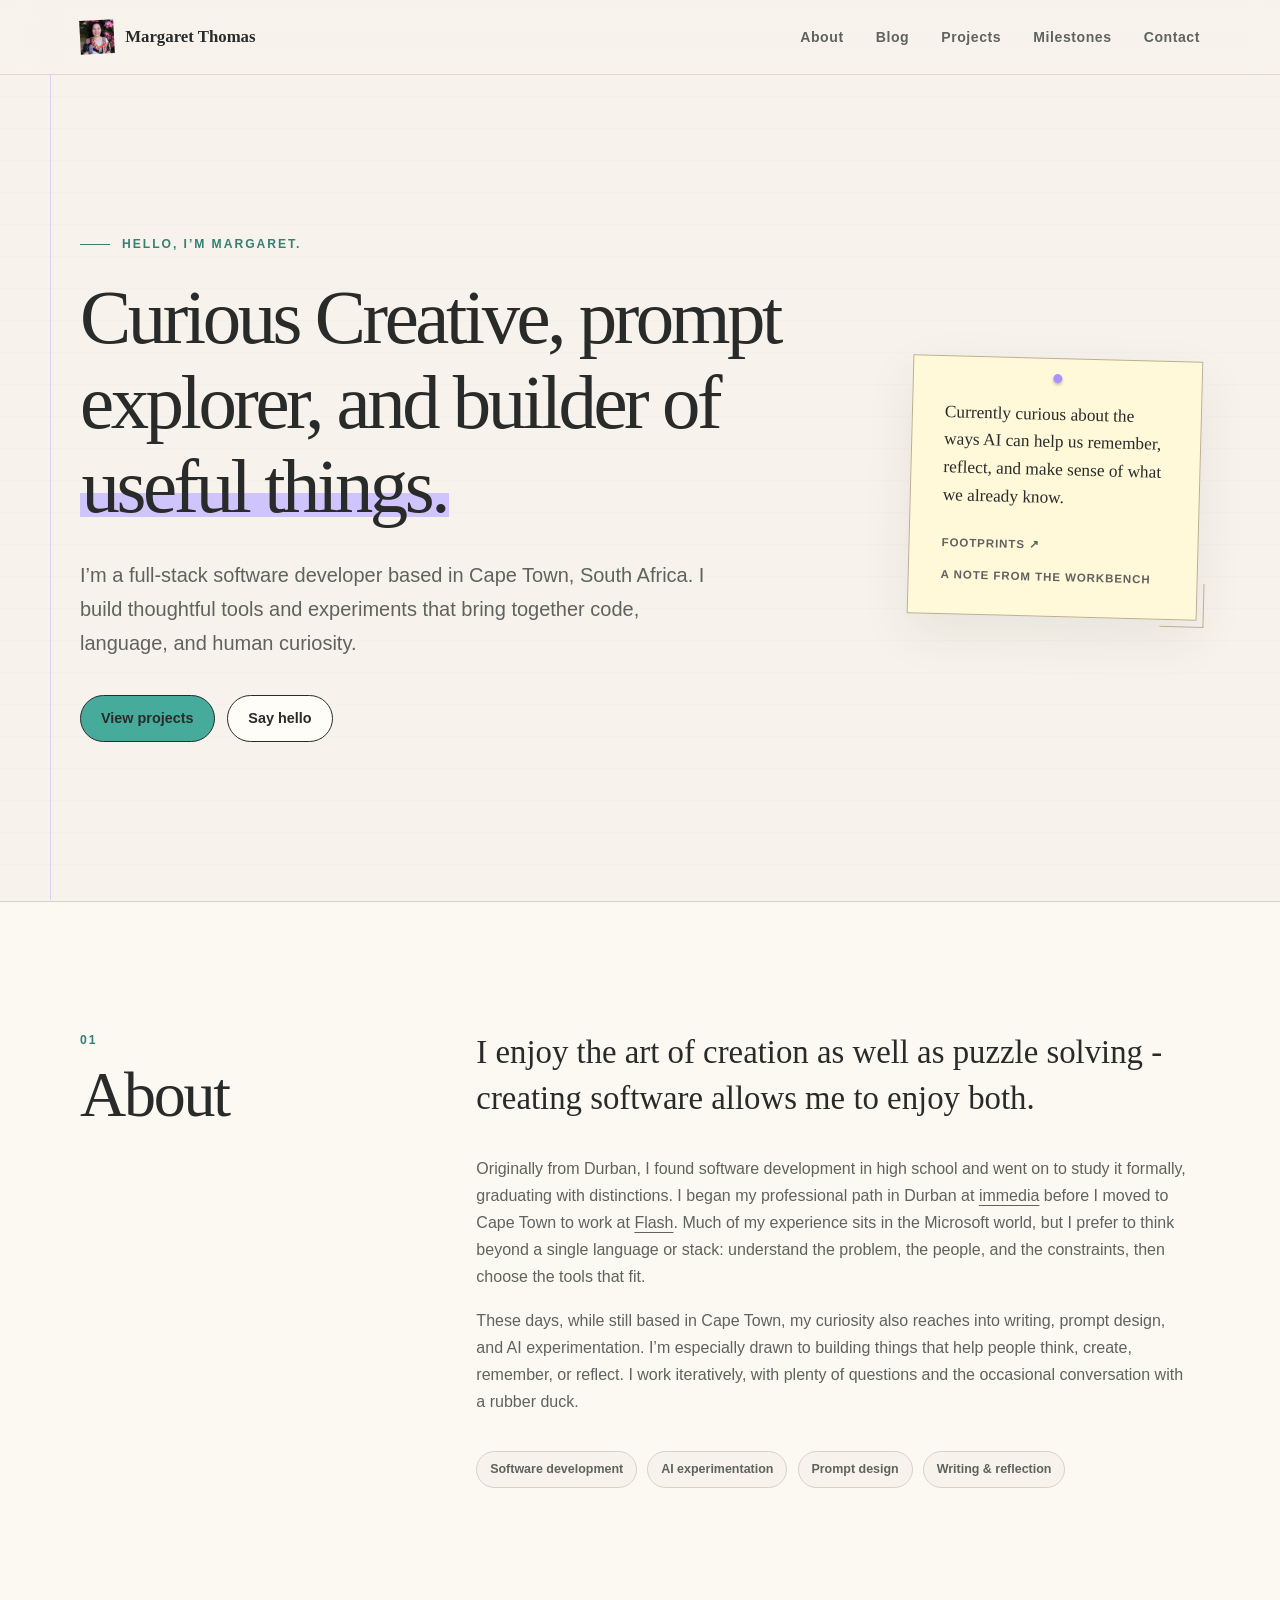
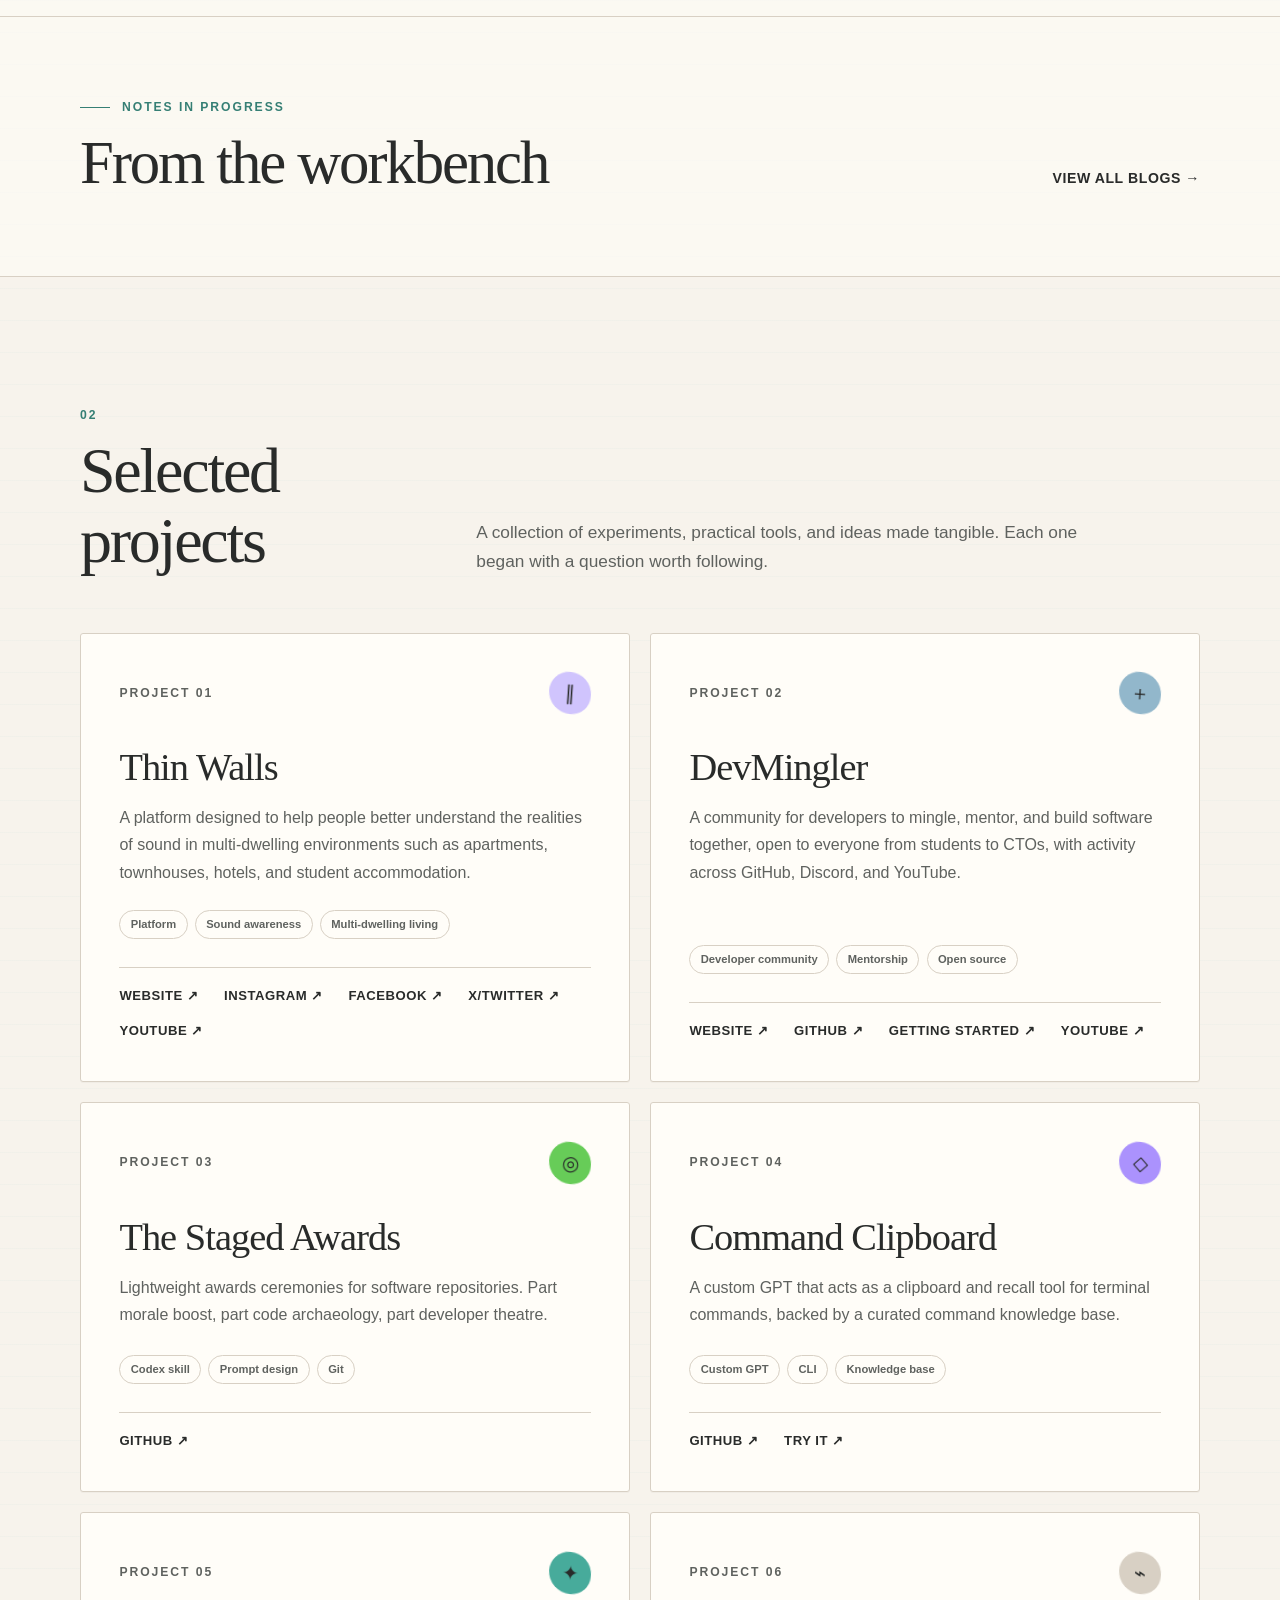
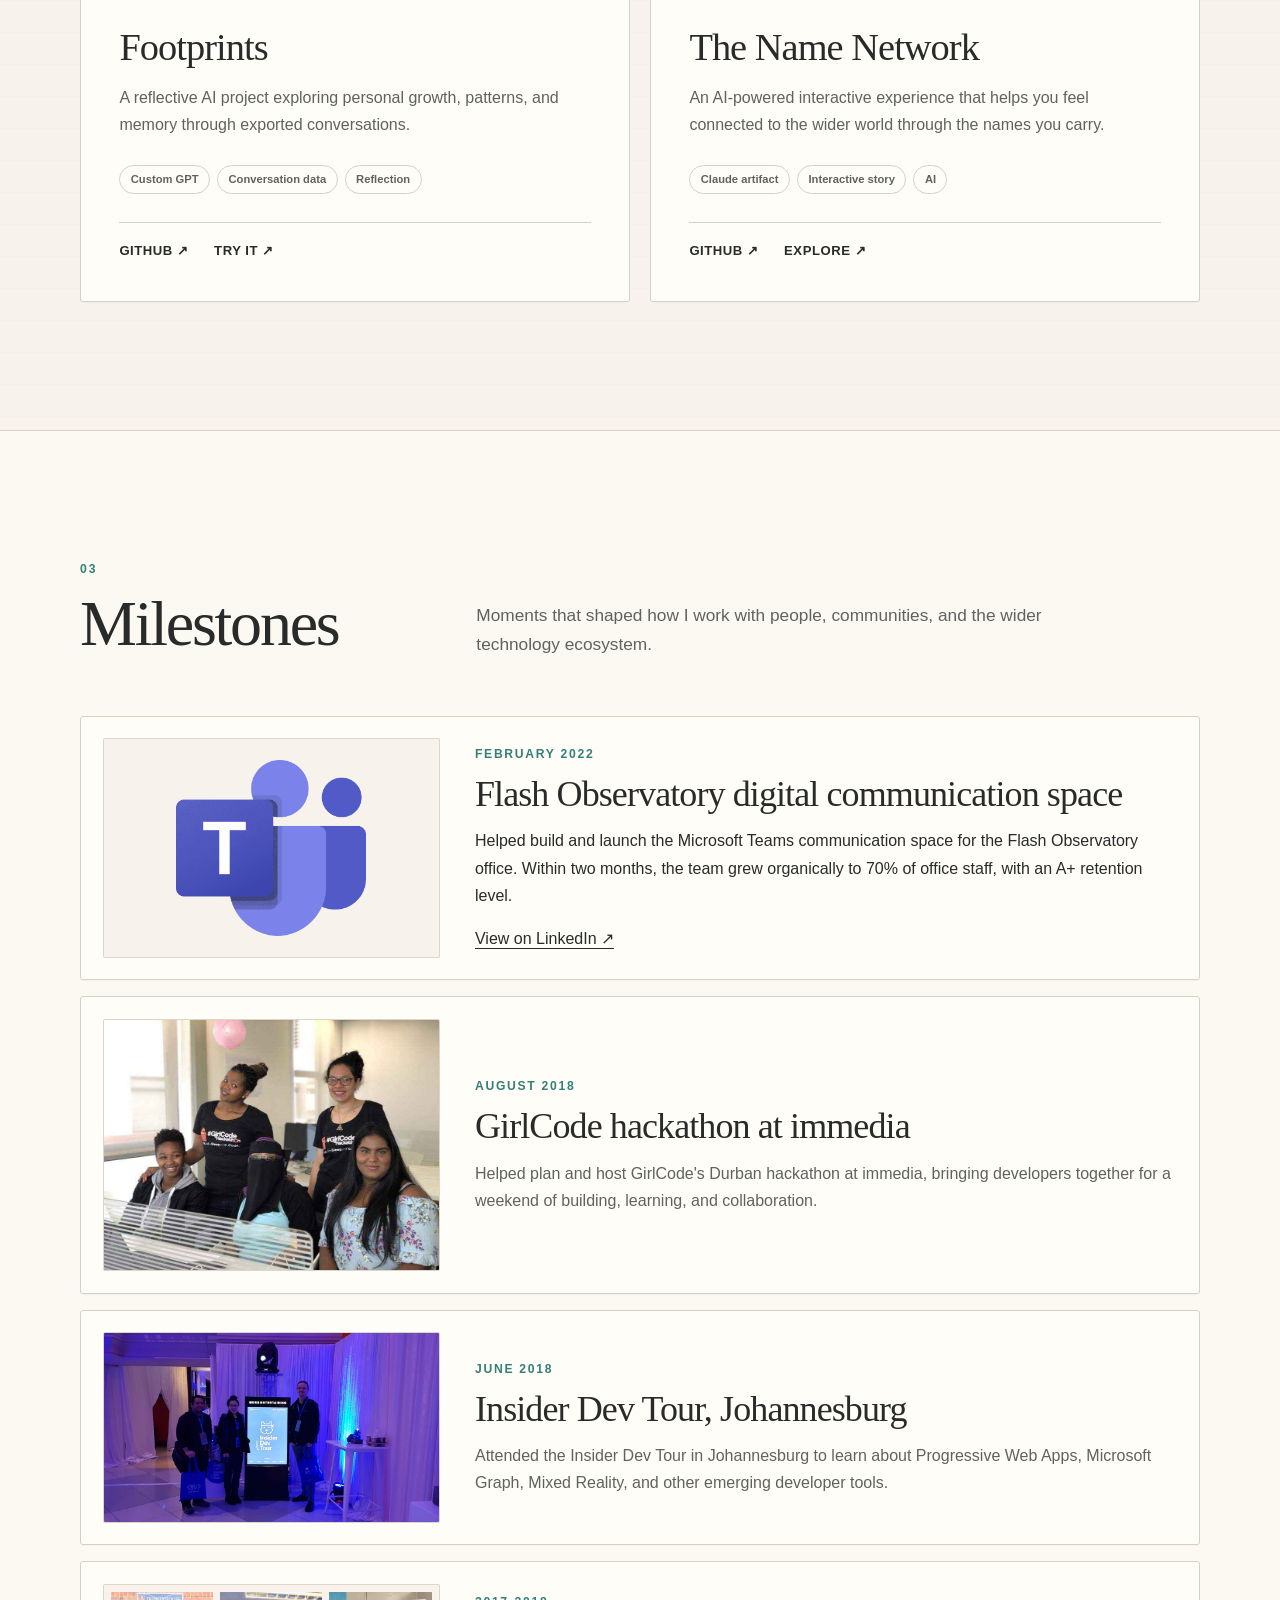
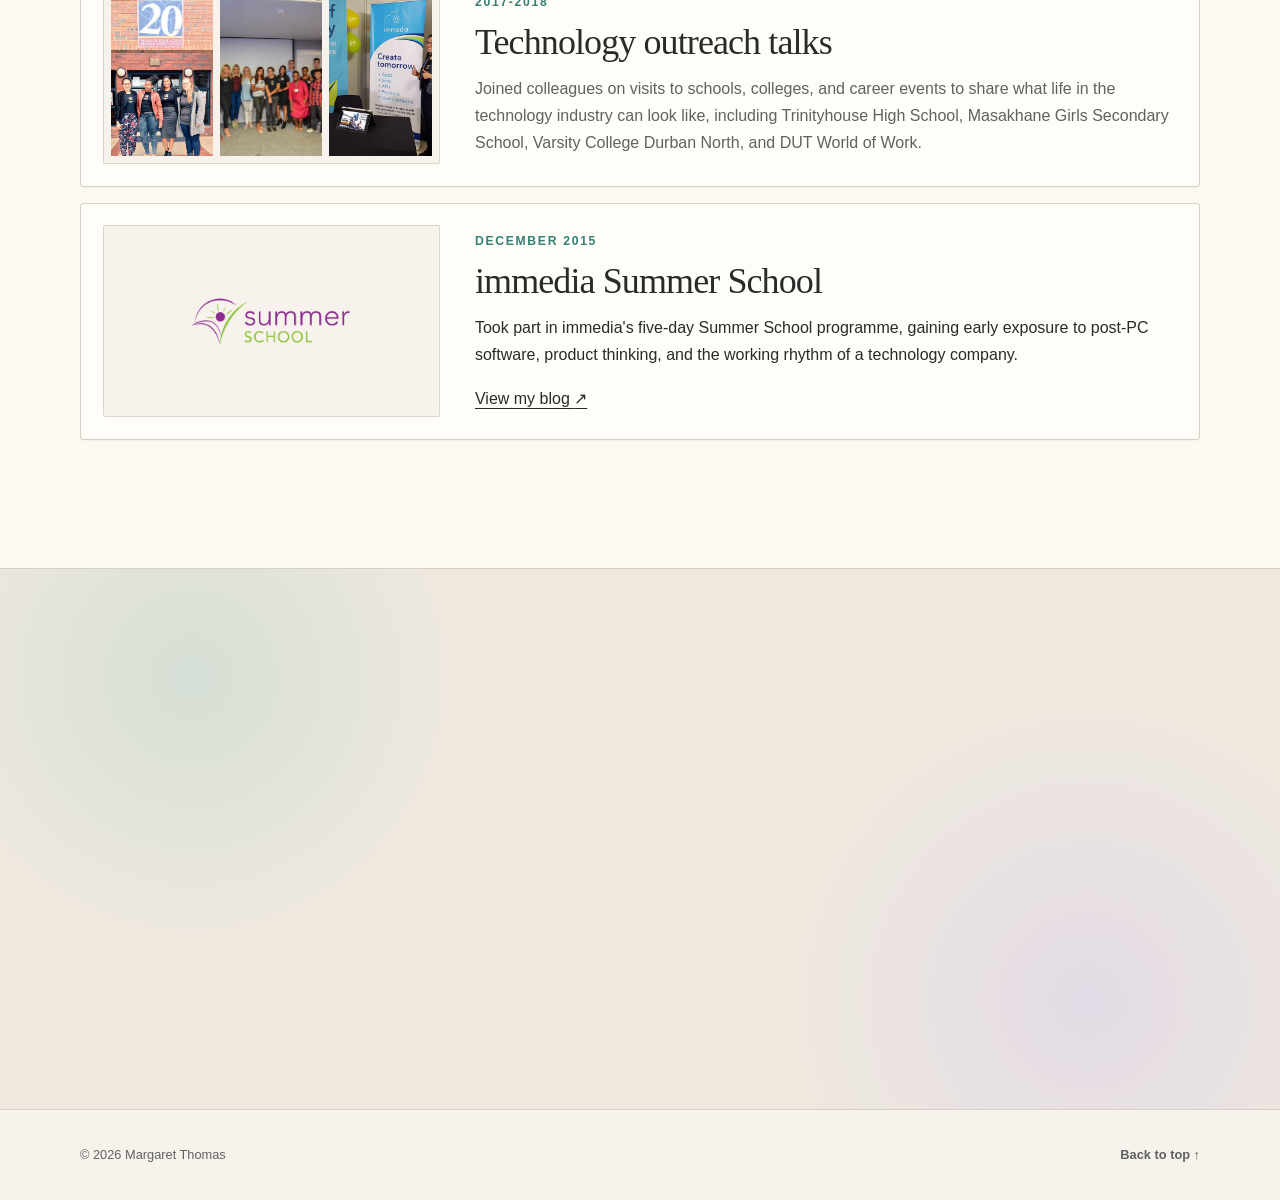
<file: index.html>
<!doctype html>
<html lang="en">
  <head>
    <meta charset="utf-8">
    <meta name="viewport" content="width=device-width, initial-scale=1">
    <meta name="theme-color" content="#f7f3ec">

    <title>Margaret Thomas | Curious Creative</title>
    <meta
      name="description"
      content="Margaret Thomas is a Cape Town-based curious creative, software developer, and builder of thoughtful tools."
    >
    <link rel="canonical" href="https://www.margaretthomas.tech/">

    <meta property="og:type" content="website">
    <meta property="og:url" content="https://www.margaretthomas.tech/">
    <meta property="og:title" content="Margaret Thomas | Curious Creative">
    <meta
      property="og:description"
      content="Margaret Thomas is a Cape Town-based curious creative, software developer, and builder of thoughtful tools."
    >
    <meta property="og:image" content="https://www.margaretthomas.tech/assets/portfolio-banner.png">

    <meta name="twitter:card" content="summary_large_image">
    <meta name="twitter:title" content="Margaret Thomas | Curious Creative">
    <meta
      name="twitter:description"
      content="Margaret Thomas is a Cape Town-based curious creative, software developer, and builder of thoughtful tools."
    >
    <meta name="twitter:image" content="https://www.margaretthomas.tech/assets/portfolio-banner.png">

    <link rel="icon" href="assets/favicon.ico" type="image/x-icon">
    <link rel="stylesheet" href="styles.css?v=20260805-3">
    <script src="script.js?v=20260723-1" defer></script>
  </head>

  <body>
    <a class="skip-link" href="#main-content">Skip to content</a>

    <header class="site-header">
      <nav class="site-nav shell" aria-label="Primary navigation">
        <a class="wordmark" href="#home" aria-label="Margaret Thomas, home">
          <img src="assets/favicon.ico" alt="" aria-hidden="true">
          Margaret Thomas
        </a>

        <button
          class="nav-toggle"
          type="button"
          aria-expanded="false"
          aria-controls="nav-links"
        >
          <span class="sr-only">Toggle navigation</span>
          <span aria-hidden="true"></span>
          <span aria-hidden="true"></span>
        </button>

        <ul class="nav-links" id="nav-links">
          <li><a href="#about">About</a></li>
          <li><a href="blog/">Blog</a></li>
          <li><a href="#projects">Projects</a></li>
          <li><a href="#milestones">Milestones</a></li>
          <li><a href="#contact">Contact</a></li>
        </ul>
      </nav>
    </header>

    <main id="main-content">
      <section class="hero shell" id="home" aria-labelledby="hero-title">
        <div class="hero-copy">
          <p class="eyebrow">Hello, I’m Margaret.</p>
          <h1 id="hero-title">
            Curious Creative, prompt explorer, and builder of
            <span class="highlight">useful things.</span>
          </h1>
          <p class="hero-intro">
            I’m a full-stack software developer based in Cape Town, South Africa.
            I build thoughtful tools and experiments that bring together code,
            language, and human curiosity.
          </p>
          <div class="hero-actions" aria-label="Featured links">
            <a class="button button-primary" href="#projects">View projects</a>
            <a class="button button-secondary" href="#contact">Say hello</a>
          </div>
        </div>

        <aside class="margin-note" aria-label="A note from Margaret">
          <span class="note-pin" aria-hidden="true"></span>
          <p>
            Currently curious about the ways AI can help us remember, reflect,
            and make sense of what we already know.
          </p>
          <a
            class="note-project"
            href="https://github.com/DevMingler/footprints-custom-gpt"
            target="_blank"
            rel="noopener noreferrer"
          >
            Footprints <span aria-hidden="true">↗</span>
          </a>
          <br>
          <span class="note-signoff">A note from the workbench</span>
        </aside>
      </section>

      <section class="section about" id="about" aria-labelledby="about-title">
        <div class="shell section-grid">
          <div class="section-heading reveal">
            <p class="section-number" aria-hidden="true">01</p>
            <h2 id="about-title">About</h2>
          </div>

          <div class="about-copy reveal">
            <p class="lead">
              I enjoy the art of creation as well as puzzle solving - creating software allows me to enjoy both.
            </p>
            <p>
              Originally from Durban, I found software development in high
              school and went on to study it formally, graduating with
              distinctions. I began my professional path in Durban at <a href="https://www.immedia.co.za/" target="_blank" title="immedia">immedia</a>
              before I moved to Cape Town to work at <a href="https://www.flash.co.za/" target="_blank" title="Flash">Flash</a>. Much of my experience sits in the
              Microsoft world, but I prefer to think beyond a single language
              or stack: understand the problem, the people, and the constraints,
              then choose the tools that fit.
            </p>
            <p>
              These days, while still based in Cape Town, my curiosity also
              reaches into writing, prompt design, and AI experimentation. I’m
              especially drawn to building things that help people think,
              create, remember, or reflect. I work iteratively, with plenty of
              questions and the occasional conversation with a rubber duck.
            </p>

            <ul class="interest-list" aria-label="Areas of interest">
              <li>Software development</li>
              <li>AI experimentation</li>
              <li>Prompt design</li>
              <li>Writing &amp; reflection</li>
            </ul>
          </div>
        </div>
      </section>

      <section
        class="section workbench"
        id="workbench"
        aria-labelledby="workbench-title"
      >
        <div class="shell workbench-inner reveal">
          <div>
            <p class="eyebrow">Notes in progress</p>
            <h2 id="workbench-title">From the workbench</h2>
          </div>
          <a class="workbench-link" href="blog/">
            View all blogs <span aria-hidden="true">→</span>
          </a>
        </div>
      </section>

      <section
        class="section projects"
        id="projects"
        aria-labelledby="projects-title"
      >
        <div class="shell">
          <div class="section-grid section-intro">
            <div class="section-heading reveal">
              <p class="section-number" aria-hidden="true">02</p>
              <h2 id="projects-title">Selected projects</h2>
            </div>
            <p class="section-description reveal">
              A collection of experiments, practical tools, and ideas made
              tangible. Each one began with a question worth following.
            </p>
          </div>

          <div class="project-grid">
            <article class="project-card reveal">
              <div class="project-topline">
                <span class="project-index">Project 01</span>
                <span class="project-mark mark-lilac" aria-hidden="true">∥</span>
              </div>
              <h3>Thin Walls</h3>
              <p>
                A platform designed to help people better understand the
                realities of sound in multi-dwelling environments such as
                apartments, townhouses, hotels, and student accommodation.
              </p>
              <ul class="tag-list" aria-label="Technologies">
                <li>Platform</li>
                <li>Sound awareness</li>
                <li>Multi-dwelling living</li>
              </ul>
              <div class="project-links">
                <a
                  href="https://www.thinwalls.life/"
                  target="_blank"
                  rel="noopener noreferrer"
                >
                  Website <span aria-hidden="true">↗</span>
                </a>
                <a
                  href="https://www.instagram.com/thinwalls.life/"
                  target="_blank"
                  rel="noopener noreferrer"
                >
                  Instagram <span aria-hidden="true">↗</span>
                </a>
                <a
                  href="https://www.facebook.com/thinwalls.life"
                  target="_blank"
                  rel="noopener noreferrer"
                >
                  Facebook <span aria-hidden="true">↗</span>
                </a>
                <a
                  href="https://x.com/thinwalls_life"
                  target="_blank"
                  rel="noopener noreferrer"
                >
                  X/Twitter <span aria-hidden="true">↗</span>
                </a>
                <a
                  href="https://www.youtube.com/@thinwalls_life"
                  target="_blank"
                  rel="noopener noreferrer"
                >
                  YouTube <span aria-hidden="true">↗</span>
                </a>
              </div>
            </article>

            <article class="project-card reveal">
              <div class="project-topline">
                <span class="project-index">Project 02</span>
                <span class="project-mark mark-blue" aria-hidden="true">＋</span>
              </div>
              <h3>DevMingler</h3>
              <p>
                A community for developers to mingle, mentor, and build
                software together, open to everyone from students to CTOs,
                with activity across GitHub, Discord, and YouTube.
              </p>
              <ul class="tag-list" aria-label="Technologies">
                <li>Developer community</li>
                <li>Mentorship</li>
                <li>Open source</li>
              </ul>
              <div class="project-links">
                <a
                  href="https://devmingler.github.io/"
                  target="_blank"
                  rel="noopener noreferrer"
                >
                  Website <span aria-hidden="true">↗</span>
                </a>
                <a
                  href="https://github.com/DevMingler"
                  target="_blank"
                  rel="noopener noreferrer"
                >
                  GitHub <span aria-hidden="true">↗</span>
                </a>
                <a
                  href="https://www.youtube.com/watch?v=sN_y--sAuUo"
                  target="_blank"
                  rel="noopener noreferrer"
                >
                  Getting started <span aria-hidden="true">↗</span>
                </a>
                <a
                  href="https://www.youtube.com/@DevMingler/videos"
                  target="_blank"
                  rel="noopener noreferrer"
                >
                  YouTube <span aria-hidden="true">↗</span>
                </a>
              </div>
            </article>

            <article class="project-card reveal">
              <div class="project-topline">
                <span class="project-index">Project 03</span>
                <span class="project-mark mark-green" aria-hidden="true">◎</span>
              </div>
              <h3>The Staged Awards</h3>
              <p>
                Lightweight awards ceremonies for software repositories. Part
                morale boost, part code archaeology, part developer theatre.
              </p>
              <ul class="tag-list" aria-label="Technologies">
                <li>Codex skill</li>
                <li>Prompt design</li>
                <li>Git</li>
              </ul>
              <div class="project-links">
                <a
                  href="https://github.com/MargaretThomas/the-staged-awards"
                  target="_blank"
                  rel="noopener noreferrer"
                >
                  GitHub <span aria-hidden="true">↗</span>
                </a>
              </div>
            </article>

            <article class="project-card reveal">
              <div class="project-topline">
                <span class="project-index">Project 04</span>
                <span class="project-mark mark-purple" aria-hidden="true">◇</span>
              </div>
              <h3>Command Clipboard</h3>
              <p>
                A custom GPT that acts as a clipboard and recall tool for
                terminal commands, backed by a curated command knowledge base.
              </p>
              <ul class="tag-list" aria-label="Technologies">
                <li>Custom GPT</li>
                <li>CLI</li>
                <li>Knowledge base</li>
              </ul>
              <div class="project-links">
                <a
                  href="https://github.com/MargaretThomas/command-clipboard"
                  target="_blank"
                  rel="noopener noreferrer"
                >
                  GitHub <span aria-hidden="true">↗</span>
                </a>
                <a
                  href="https://chatgpt.com/g/g-694e73b62afc8191a20e9f8fb5c006c8-command-clipboard"
                  target="_blank"
                  rel="noopener noreferrer"
                >
                  Try it <span aria-hidden="true">↗</span>
                </a>
              </div>
            </article>

            <article class="project-card reveal">
              <div class="project-topline">
                <span class="project-index">Project 05</span>
                <span class="project-mark mark-teal" aria-hidden="true">✦</span>
              </div>
              <h3>Footprints</h3>
              <p>
                A reflective AI project exploring personal growth, patterns,
                and memory through exported conversations.
              </p>
              <ul class="tag-list" aria-label="Technologies">
                <li>Custom GPT</li>
                <li>Conversation data</li>
                <li>Reflection</li>
              </ul>
              <div class="project-links">
                <a
                  href="https://github.com/DevMingler/footprints-custom-gpt"
                  target="_blank"
                  rel="noopener noreferrer"
                >
                  GitHub <span aria-hidden="true">↗</span>
                </a>
                <a
                  href="https://chatgpt.com/g/g-6a293531488881918b349a03308c11b3-footprints"
                  target="_blank"
                  rel="noopener noreferrer"
                >
                  Try it <span aria-hidden="true">↗</span>
                </a>
              </div>
            </article>

            <article class="project-card reveal">
              <div class="project-topline">
                <span class="project-index">Project 06</span>
                <span class="project-mark mark-line" aria-hidden="true">⌁</span>
              </div>
              <h3>The Name Network</h3>
              <p>
                An AI-powered interactive experience that helps you feel
                connected to the wider world through the names you carry.
              </p>
              <ul class="tag-list" aria-label="Technologies">
                <li>Claude artifact</li>
                <li>Interactive story</li>
                <li>AI</li>
              </ul>
              <div class="project-links">
                <a
                  href="https://github.com/MargaretThomas/the-name-network"
                  target="_blank"
                  rel="noopener noreferrer"
                >
                  GitHub <span aria-hidden="true">↗</span>
                </a>
                <a
                  href="https://claude.ai/public/artifacts/a7a7c9ef-f596-4951-9534-0e1539d751b9"
                  target="_blank"
                  rel="noopener noreferrer"
                >
                  Explore <span aria-hidden="true">↗</span>
                </a>
              </div>
            </article>
          </div>
        </div>
      </section>

      <section
        class="section milestones"
        id="milestones"
        aria-labelledby="milestones-title"
      >
        <div class="shell">
          <div class="section-grid section-intro">
            <div class="section-heading reveal">
              <p class="section-number" aria-hidden="true">03</p>
              <h2 id="milestones-title">Milestones</h2>
            </div>
            <p class="section-description reveal">
              Moments that shaped how I work with people, communities, and the
              wider technology ecosystem.
            </p>
          </div>

          <div class="milestone-list">
            <article class="milestone-item reveal">
              <a
                class="milestone-media milestone-media-logo"
                href="https://www.microsoft.com/en-us/microsoft-teams/group-chat-software"
                target="_blank"
                rel="noopener noreferrer"
                aria-label="Microsoft Teams"
              >
                <img
                  src="assets/achievement-images/microsoft-teams-logo.png"
                  alt="Microsoft Teams logo"
                >
              </a>
              <div class="milestone-copy">
                <p class="milestone-date">February 2022</p>
                <h3>Flash Observatory digital communication space</h3>
                <p>
                  Helped build and launch the Microsoft Teams communication
                  space for the Flash Observatory office. Within two months,
                  the team grew organically to 70% of office staff, with an A+
                  retention level.
                </p>
                <a
                  href="https://www.linkedin.com/posts/activity-6902668841474674690-kxkE/"
                  target="_blank"
                  rel="noopener noreferrer"
                >
                  View on LinkedIn <span aria-hidden="true">↗</span>
                </a>
              </div>
            </article>

            <article class="milestone-item reveal">
              <a
                class="milestone-media"
                href="https://www.girlcode.co.za/"
                target="_blank"
                rel="noopener noreferrer"
                aria-label="GirlCode"
              >
                <img
                  src="assets/achievement-images/girl-code-team.jpg"
                  alt="GirlCode hackathon team"
                >
              </a>
              <div class="milestone-copy">
                <p class="milestone-date">August 2018</p>
                <h3>GirlCode hackathon at immedia</h3>
                <p>
                  Helped plan and host GirlCode's Durban hackathon at immedia,
                  bringing developers together for a weekend of building,
                  learning, and collaboration.
                </p>
              </div>
            </article>

            <article class="milestone-item reveal">
              <a
                class="milestone-media"
                href="https://blogs.windows.com/windowsdeveloper/2018/05/15/announcing-the-insider-dev-tour-2018/"
                target="_blank"
                rel="noopener noreferrer"
                aria-label="Insider Dev Tour 2018"
              >
                <img
                  src="assets/achievement-images/insider-dev-tour.jpg"
                  alt="Insider Dev Tour 2018"
                >
              </a>
              <div class="milestone-copy">
                <p class="milestone-date">June 2018</p>
                <h3>Insider Dev Tour, Johannesburg</h3>
                <p>
                  Attended the Insider Dev Tour in Johannesburg to learn about
                  Progressive Web Apps, Microsoft Graph, Mixed Reality, and
                  other emerging developer tools.
                </p>
              </div>
            </article>

            <article class="milestone-item reveal">
              <div
                class="milestone-media milestone-media-stack"
                aria-label="Technology outreach events"
              >
                <img
                  src="assets/achievement-images/trinityhouse-2017.jpg"
                  alt="Trinityhouse High School 2017"
                >
                <img
                  src="assets/achievement-images/varsity-college-2017.jpg"
                  alt="Varsity College 2017 careers evening"
                >
                <img
                  src="assets/achievement-images/dut-wow-2018.jpg"
                  alt="DUT World of Work 2018"
                >
              </div>
              <div class="milestone-copy">
                <p class="milestone-date">2017-2018</p>
                <h3>Technology outreach talks</h3>
                <p>
                  Joined colleagues on visits to schools, colleges, and career
                  events to share what life in the technology industry can look
                  like, including Trinityhouse High School, Masakhane Girls
                  Secondary School, Varsity College Durban North, and DUT World
                  of Work.
                </p>
              </div>
            </article>

            <article class="milestone-item reveal">
              <a
                class="milestone-media milestone-media-logo"
                href="https://www.summerschool.org.za/author/margaret/"
                target="_blank"
                rel="noopener noreferrer"
                aria-label="immedia Summer School 2015"
              >
                <img
                  src="assets/achievement-images/immedia-summerschool-logo.png"
                  alt="immedia Summer School logo"
                >
              </a>
              <div class="milestone-copy">
                <p class="milestone-date">December 2015</p>
                <h3>immedia Summer School</h3>
                <p>
                  Took part in immedia's five-day Summer School programme,
                  gaining early exposure to post-PC software, product thinking,
                  and the working rhythm of a technology company.
                </p>
                <a
                  href="https://www.summerschool.org.za/author/margaret/"
                  target="_blank"
                  rel="noopener noreferrer"
                >
                  View my blog <span aria-hidden="true">↗</span>
                </a>
              </div>
            </article>
          </div>
        </div>
      </section>

      <section class="section contact" id="contact" aria-labelledby="contact-title">
        <div class="shell contact-inner reveal">
          <p class="section-number" aria-hidden="true">04</p>
          <h2 id="contact-title">Wanna say hello?</h2>
          <p>
            I’m always happy to connect with curious people and thoughtful
            builders. You can find me here:
          </p>

          <ul class="social-links" aria-label="Social links">
            <li>
              <a
                href="https://github.com/MargaretThomas"
                target="_blank"
                rel="noopener noreferrer"
              >
                GitHub <span aria-hidden="true">↗</span>
              </a>
            </li>
            <li>
              <a
                href="https://www.linkedin.com/in/margaret-thomas/"
                target="_blank"
                rel="noopener noreferrer"
              >
                LinkedIn <span aria-hidden="true">↗</span>
              </a>
            </li>
            <li>
              <a
                href="https://www.meetup.com/members/229680081/"
                target="_blank"
                rel="noopener noreferrer"
              >
                Meetup <span aria-hidden="true">↗</span>
              </a>
            </li>
            <li>
              <a
                href="https://developers.google.com/profile/u/margaretthomas"
                target="_blank"
                rel="noopener noreferrer"
              >
                Google Developers <span aria-hidden="true">↗</span>
              </a>
            </li>
          </ul>
        </div>
      </section>
    </main>

    <footer class="site-footer">
      <div class="shell footer-inner">
        <p>&copy; <span id="current-year">2026</span> Margaret Thomas</p>
        <a href="#home">Back to top <span aria-hidden="true">↑</span></a>
      </div>
    </footer>
  </body>
</html>
</file>
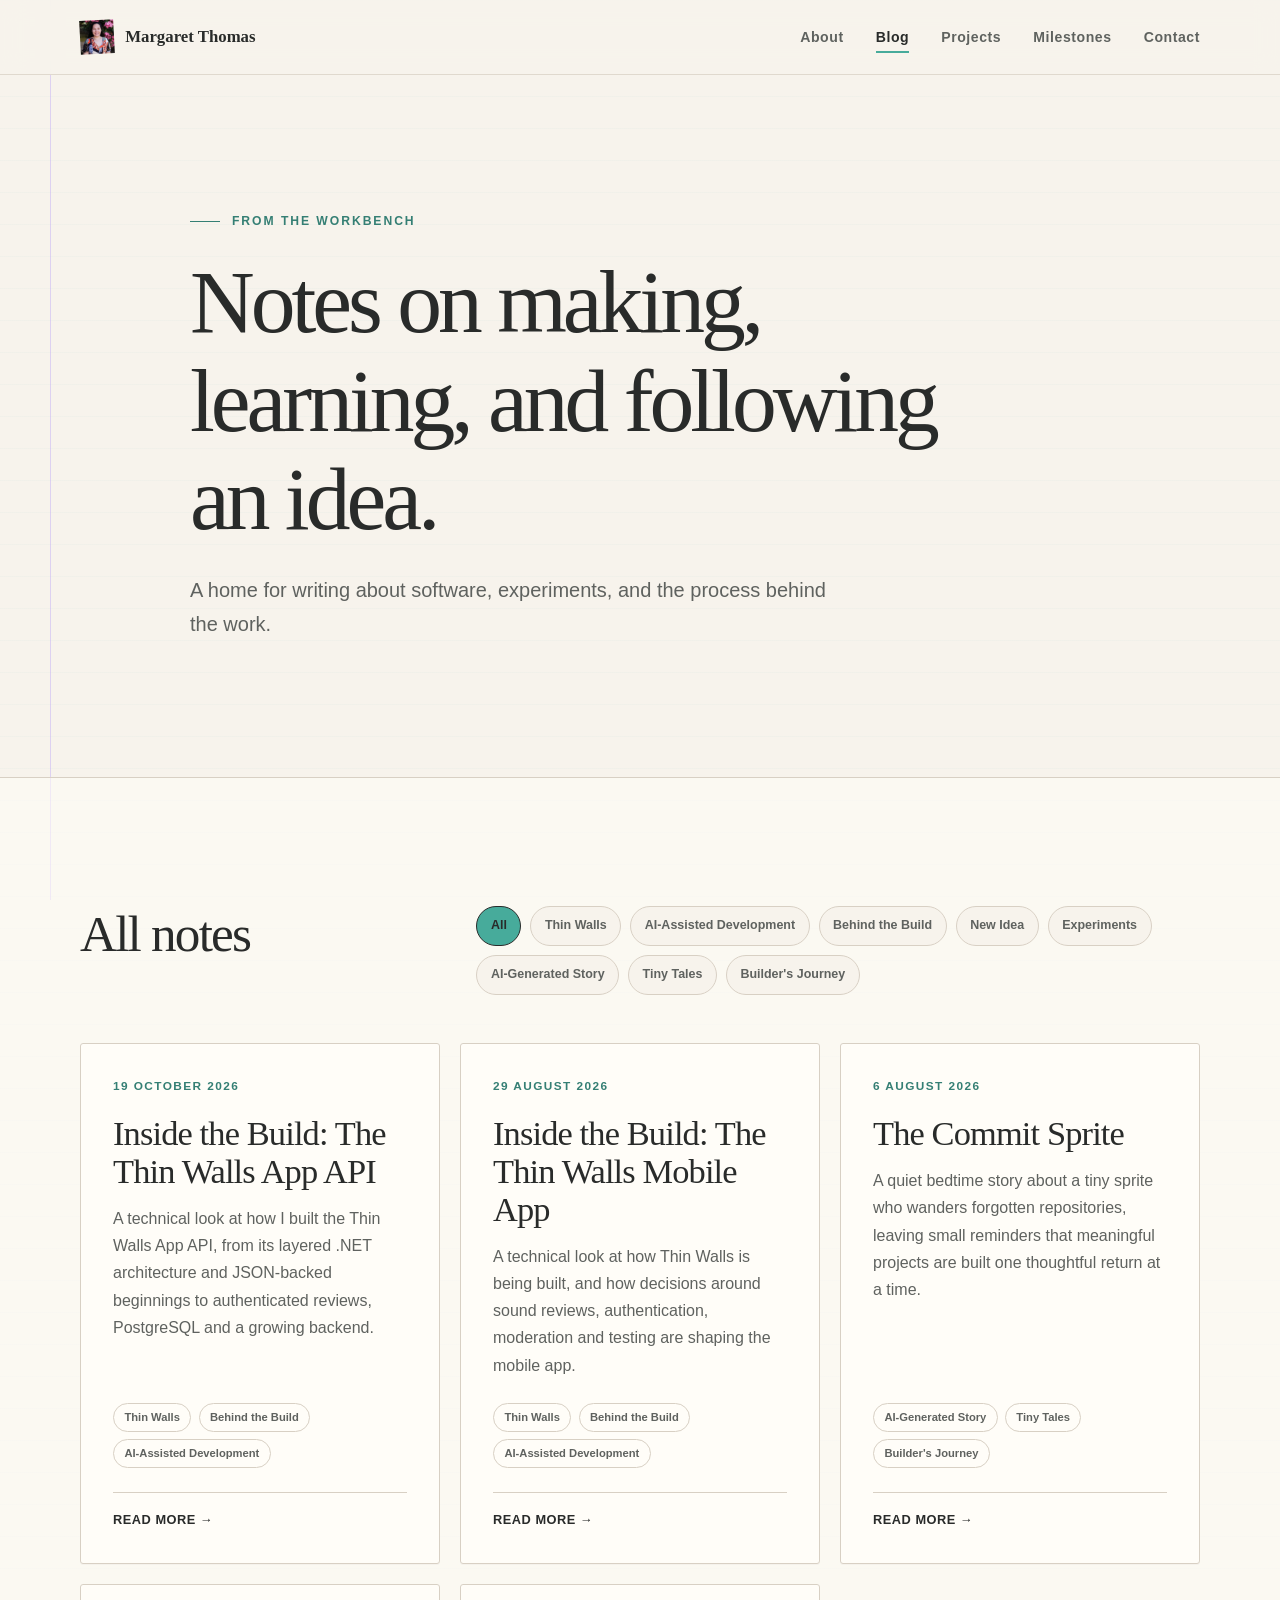
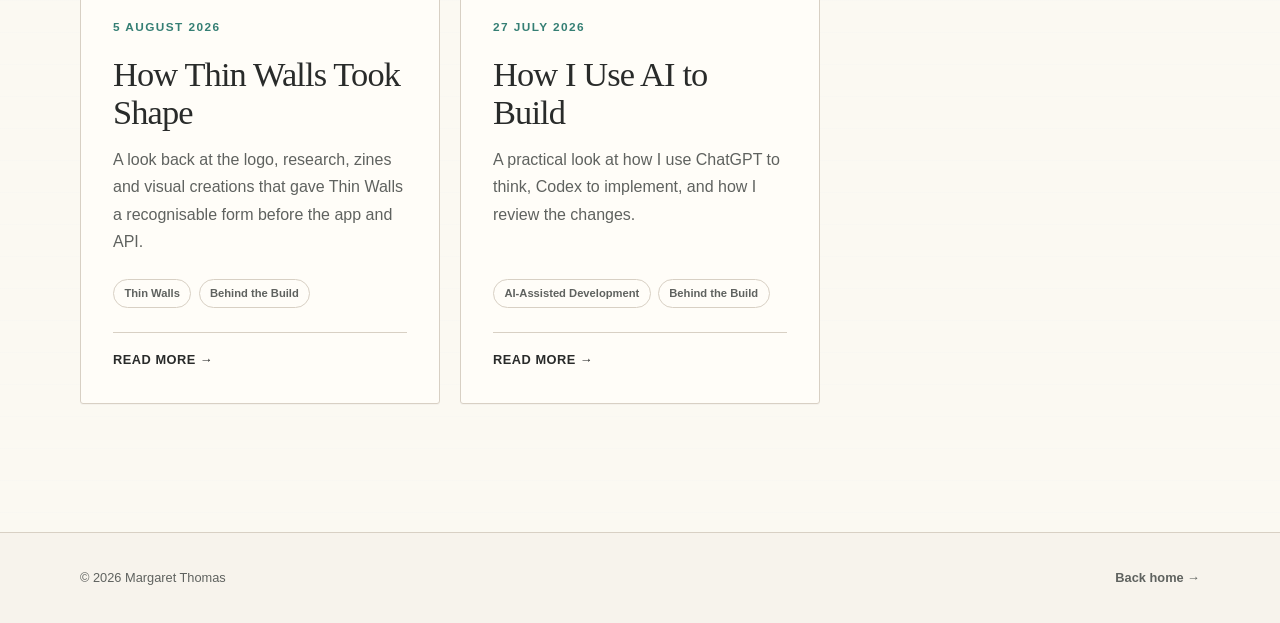
<file: blog/index.html>
<!doctype html>
<html lang="en">
  <head>
    <meta charset="utf-8">
    <meta name="viewport" content="width=device-width, initial-scale=1">
    <meta name="theme-color" content="#f7f3ec">

    <title>Blog | Margaret Thomas</title>
    <meta
      name="description"
      content="Notes from Margaret Thomas on software, experiments, and the process behind the work."
    >
    <link rel="canonical" href="https://www.margaretthomas.tech/blog/">

    <meta property="og:type" content="website">
    <meta property="og:url" content="https://www.margaretthomas.tech/blog/">
    <meta property="og:title" content="Blog | Margaret Thomas">
    <meta
      property="og:description"
      content="Notes from Margaret Thomas on software, experiments, and the process behind the work."
    >
    <meta property="og:image" content="https://www.margaretthomas.tech/assets/portfolio-banner.png">

    <meta name="twitter:card" content="summary_large_image">
    <meta name="twitter:title" content="Blog | Margaret Thomas">
    <meta
      name="twitter:description"
      content="Notes from Margaret Thomas on software, experiments, and the process behind the work."
    >
    <meta name="twitter:image" content="https://www.margaretthomas.tech/assets/portfolio-banner.png">

    <link rel="icon" href="../assets/favicon.ico" type="image/x-icon">
    <link rel="stylesheet" href="../styles.css?v=20260805-3">
    <script src="../script.js?v=20260723-1" defer></script>
  </head>

  <body>
    <a class="skip-link" href="#main-content">Skip to content</a>

    <header class="site-header">
      <nav class="site-nav shell" aria-label="Primary navigation">
        <a class="wordmark" href="../" aria-label="Margaret Thomas, home">
          <img src="../assets/favicon.ico" alt="" aria-hidden="true">
          Margaret Thomas
        </a>

        <button
          class="nav-toggle"
          type="button"
          aria-expanded="false"
          aria-controls="nav-links"
        >
          <span class="sr-only">Toggle navigation</span>
          <span aria-hidden="true"></span>
          <span aria-hidden="true"></span>
        </button>

        <ul class="nav-links" id="nav-links">
          <li><a href="../#about">About</a></li>
          <li><a href="./" aria-current="page">Blog</a></li>
          <li><a href="../#projects">Projects</a></li>
          <li><a href="../#milestones">Milestones</a></li>
          <li><a href="../#contact">Contact</a></li>
        </ul>
      </nav>
    </header>

    <main id="main-content">
      <header class="blog-hero shell">
        <p class="eyebrow">From the workbench</p>
        <h1>Notes on making, learning, and following an idea.</h1>
        <p>
          A home for writing about software, experiments, and the process
          behind the work.
        </p>
      </header>

      <section class="section blog-listing" aria-labelledby="blog-list-title">
        <div class="shell">
          <div class="blog-list-heading">
            <h2 id="blog-list-title">All notes</h2>

            <div
              class="tag-filters"
              role="group"
              aria-label="Filter blog posts by tag"
            >
              <button
                class="tag-filter is-active"
                type="button"
                data-filter="all"
                aria-pressed="true"
              >
                All
              </button>
              <button
                class="tag-filter"
                type="button"
                data-filter="Thin Walls"
                aria-pressed="false"
              >
                Thin Walls
              </button>
              <button
                class="tag-filter"
                type="button"
                data-filter="AI-Assisted Development"
                aria-pressed="false"
              >
                AI-Assisted Development
              </button>
              <button
                class="tag-filter"
                type="button"
                data-filter="Behind the Build"
                aria-pressed="false"
              >
                Behind the Build
              </button>
              <button
                class="tag-filter"
                type="button"
                data-filter="New Idea"
                aria-pressed="false"
              >
                New Idea
              </button>
              <button
                class="tag-filter"
                type="button"
                data-filter="Experiments"
                aria-pressed="false"
              >
                Experiments
              </button>
              <button
                class="tag-filter"
                type="button"
                data-filter="AI-Generated Story"
                aria-pressed="false"
              >
                AI-Generated Story
              </button>
              <button
                class="tag-filter"
                type="button"
                data-filter="Tiny Tales"
                aria-pressed="false"
              >
                Tiny Tales
              </button>
              <button
                class="tag-filter"
                type="button"
                data-filter="Builder's Journey"
                aria-pressed="false"
              >
                Builder's Journey
              </button>
            </div>
          </div>

          <div class="blog-grid" data-blog-grid>
            <article
              class="blog-card"
              data-tags="Thin Walls|Behind the Build|AI-Assisted Development"
            >
              <time datetime="2026-10-19">19 October 2026</time>
              <h3>Inside the Build: The Thin Walls App API</h3>
              <p>
                A technical look at how I built the Thin Walls App API, from
                its layered .NET architecture and JSON-backed beginnings to
                authenticated reviews, PostgreSQL and a growing backend.
              </p>
              <ul class="tag-list" aria-label="Tags">
                <li>Thin Walls</li>
                <li>Behind the Build</li>
                <li>AI-Assisted Development</li>
              </ul>
              <a
                class="blog-card-link"
                href="posts/technical-dive-thin-walls-app-api.html"
              >
                Read more <span aria-hidden="true">→</span>
              </a>
            </article>

            <article
              class="blog-card"
              data-tags="Thin Walls|Behind the Build|AI-Assisted Development"
            >
              <time datetime="2026-08-29">29 August 2026</time>
              <h3>Inside the Build: The Thin Walls Mobile App</h3>
              <p>
                A technical look at how Thin Walls is being built, and how
                decisions around sound reviews, authentication, moderation and
                testing are shaping the mobile app.
              </p>
              <ul class="tag-list" aria-label="Tags">
                <li>Thin Walls</li>
                <li>Behind the Build</li>
                <li>AI-Assisted Development</li>
              </ul>
              <a
                class="blog-card-link"
                href="posts/technical-dive-thin-walls-mobile-app.html"
              >
                Read more <span aria-hidden="true">→</span>
              </a>
            </article>

            <article
              class="blog-card"
              data-tags="AI-Generated Story|Tiny Tales|Builder's Journey"
            >
              <time datetime="2026-08-06">6 August 2026</time>
              <h3>The Commit Sprite</h3>
              <p>
                A quiet bedtime story about a tiny sprite who wanders forgotten
                repositories, leaving small reminders that meaningful projects
                are built one thoughtful return at a time.
              </p>
              <ul class="tag-list" aria-label="Tags">
                <li>AI-Generated Story</li>
                <li>Tiny Tales</li>
                <li>Builder's Journey</li>
              </ul>
              <a
                class="blog-card-link"
                href="posts/the-commit-sprite.html"
              >
                Read more <span aria-hidden="true">→</span>
              </a>
            </article>

            <article
              class="blog-card"
              data-tags="Thin Walls|Behind the Build"
            >
              <time datetime="2026-08-05">5 August 2026</time>
              <h3>How Thin Walls Took Shape</h3>
              <p>
                A look back at the logo, research, zines and visual creations
                that gave Thin Walls a recognisable form before the app and API.
              </p>
              <ul class="tag-list" aria-label="Tags">
                <li>Thin Walls</li>
                <li>Behind the Build</li>
              </ul>
              <a
                class="blog-card-link"
                href="posts/how-thin-walls-took-shape.html"
              >
                Read more <span aria-hidden="true">→</span>
              </a>
            </article>

            <article
              class="blog-card"
              data-tags="AI-Assisted Development|Behind the Build"
            >
              <time datetime="2026-07-27">27 July 2026</time>
              <h3>How I Use AI to Build</h3>
              <p>
                A practical look at how I use ChatGPT to think, Codex to
                implement, and how I review the changes.
              </p>
              <ul class="tag-list" aria-label="Tags">
                <li>AI-Assisted Development</li>
                <li>Behind the Build</li>
              </ul>
              <a
                class="blog-card-link"
                href="posts/how-i-use-ai-to-build.html"
              >
                Read more <span aria-hidden="true">→</span>
              </a>
            </article>
          </div>

          <p
            class="blog-empty"
            data-blog-empty
            role="status"
            aria-live="polite"
            hidden
          >
            The workbench is quiet for now. Notes will appear here when they
            are ready.
          </p>
        </div>
      </section>
    </main>

    <footer class="site-footer">
      <div class="shell footer-inner">
        <p>&copy; <span id="current-year">2026</span> Margaret Thomas</p>
        <a href="../">Back home <span aria-hidden="true">→</span></a>
      </div>
    </footer>
  </body>
</html>
</file>
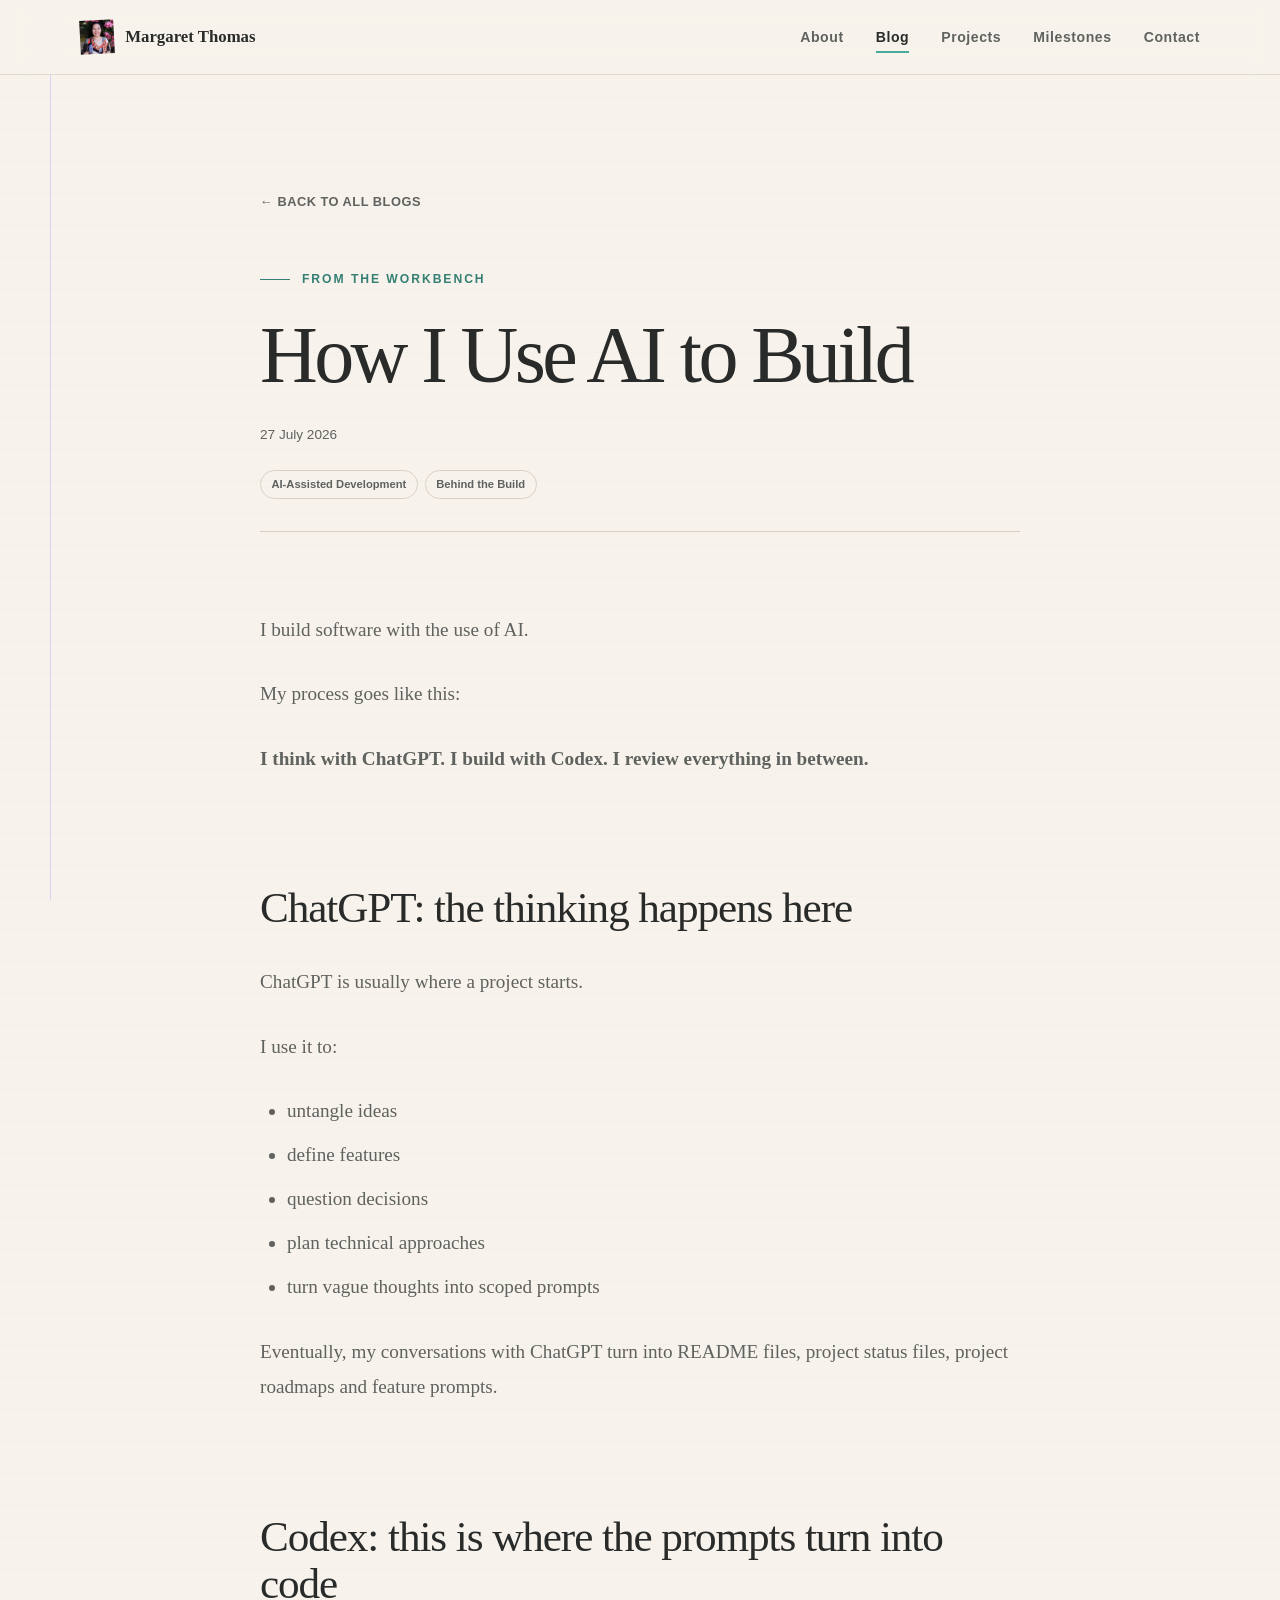
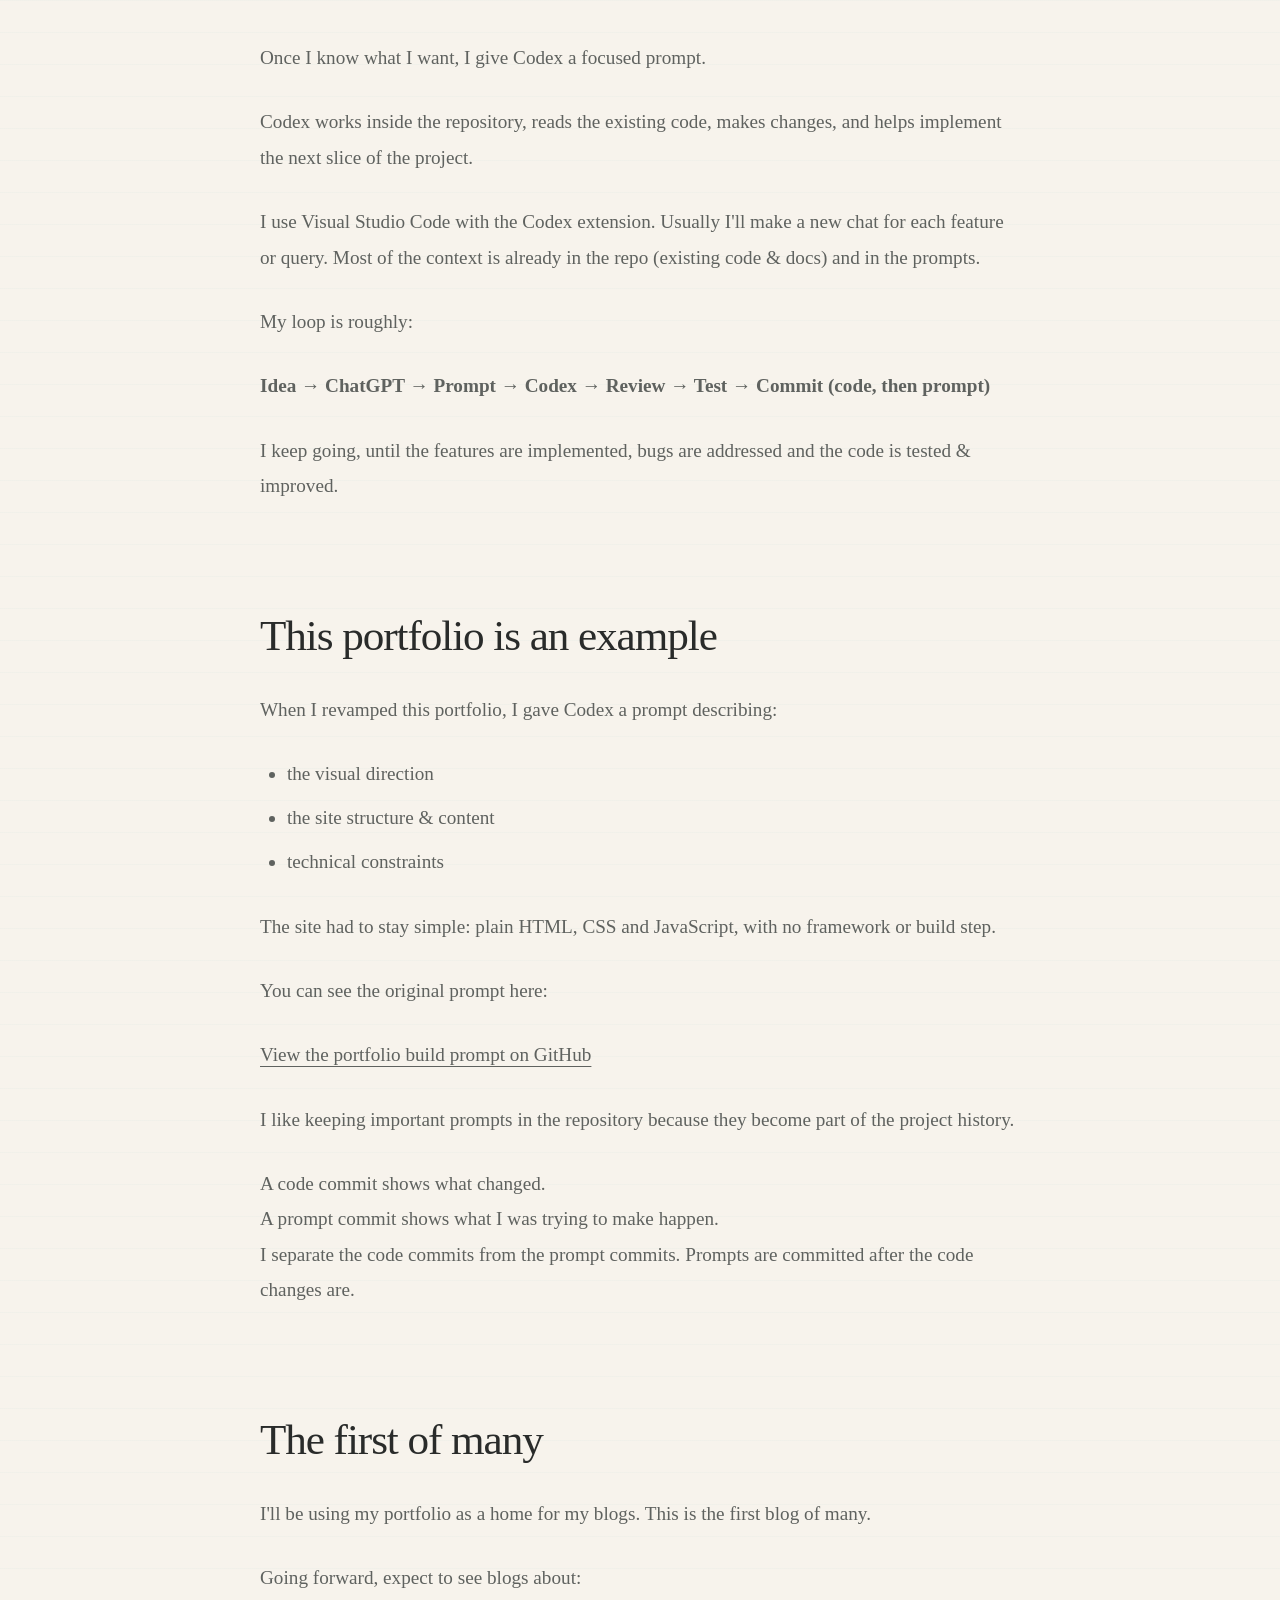
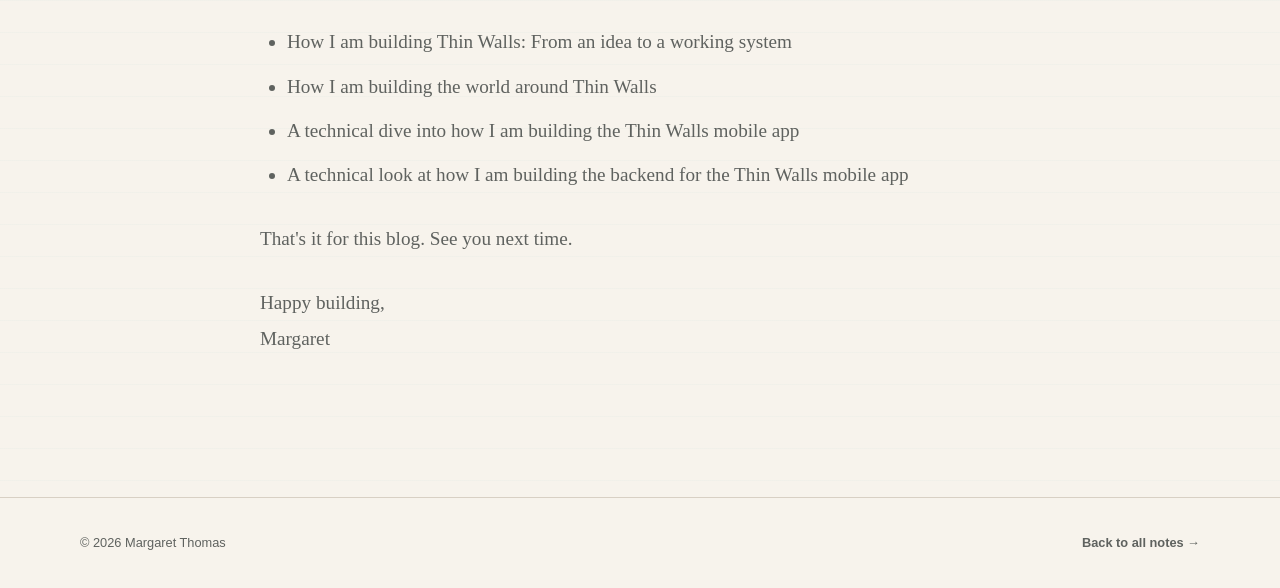
<file: blog/posts/how-i-use-ai-to-build.html>
<!doctype html>
<html lang="en">
  <head>
    <meta charset="utf-8">
    <meta name="viewport" content="width=device-width, initial-scale=1">
    <meta name="theme-color" content="#f7f3ec">

    <title>How I Use AI to Build | Margaret Thomas</title>
    <meta
      name="description"
      content="A practical look at how I use ChatGPT to think, Codex to implement, and how I review the changes."
    >
    <link
      rel="canonical"
      href="https://www.margaretthomas.tech/blog/posts/how-i-use-ai-to-build.html"
    >

    <meta property="og:type" content="article">
    <meta
      property="og:url"
      content="https://www.margaretthomas.tech/blog/posts/how-i-use-ai-to-build.html"
    >
    <meta property="og:title" content="How I Use AI to Build | Margaret Thomas">
    <meta
      property="og:description"
      content="A practical look at how I use ChatGPT to think, Codex to implement, and how I review the changes."
    >
    <meta
      property="og:image"
      content="https://www.margaretthomas.tech/assets/portfolio-banner.png"
    >
    <meta property="article:published_time" content="2026-07-27">

    <meta name="twitter:card" content="summary_large_image">
    <meta
      name="twitter:title"
      content="How I Use AI to Build | Margaret Thomas"
    >
    <meta
      name="twitter:description"
      content="A practical look at how I use ChatGPT to think, Codex to implement, and how I review the changes."
    >
    <meta
      name="twitter:image"
      content="https://www.margaretthomas.tech/assets/portfolio-banner.png"
    >

    <link rel="icon" href="../../assets/favicon.ico" type="image/x-icon">
    <link rel="stylesheet" href="../../styles.css?v=20260805-3">
    <script src="../../script.js?v=20260723-1" defer></script>
  </head>

  <body>
    <a class="skip-link" href="#main-content">Skip to content</a>

    <header class="site-header">
      <nav class="site-nav shell" aria-label="Primary navigation">
        <a class="wordmark" href="../../" aria-label="Margaret Thomas, home">
          <img src="../../assets/favicon.ico" alt="" aria-hidden="true">
          Margaret Thomas
        </a>

        <button
          class="nav-toggle"
          type="button"
          aria-expanded="false"
          aria-controls="nav-links"
        >
          <span class="sr-only">Toggle navigation</span>
          <span aria-hidden="true"></span>
          <span aria-hidden="true"></span>
        </button>

        <ul class="nav-links" id="nav-links">
          <li><a href="../../#about">About</a></li>
          <li><a href="../" aria-current="page">Blog</a></li>
          <li><a href="../../#projects">Projects</a></li>
          <li><a href="../../#milestones">Milestones</a></li>
          <li><a href="../../#contact">Contact</a></li>
        </ul>
      </nav>
    </header>

    <main id="main-content">
      <article class="blog-post">
        <a class="back-to-blog" href="../">
          <span aria-hidden="true">←</span> Back to all blogs
        </a>

        <header class="post-header">
          <p class="eyebrow">From the workbench</p>
          <h1>How I Use AI to Build</h1>
          <p class="post-meta">
            <time datetime="2026-07-27">27 July 2026</time>
          </p>
          <ul class="tag-list" aria-label="Tags">
            <li>AI-Assisted Development</li>
            <li>Behind the Build</li>
          </ul>
        </header>

        <div class="post-content">
          <p>I build software with the use of AI.</p>

          <p>My process goes like this:</p>

          <p>
            <strong>
              I think with ChatGPT. I build with Codex. I review everything in
              between.
            </strong>
          </p>

          <h2>ChatGPT: the thinking happens here</h2>

          <p>ChatGPT is usually where a project starts.</p>

          <p>I use it to:</p>

          <ul>
            <li>untangle ideas</li>
            <li>define features</li>
            <li>question decisions</li>
            <li>plan technical approaches</li>
            <li>turn vague thoughts into scoped prompts</li>
          </ul>

          <p>
            Eventually, my conversations with ChatGPT turn into README files,
            project status files, project roadmaps and feature prompts.
          </p>

          <h2>Codex: this is where the prompts turn into code</h2>

          <p>Once I know what I want, I give Codex a focused prompt.</p>

          <p>
            Codex works inside the repository, reads the existing code, makes
            changes, and helps implement the next slice of the project.
          </p>

          <p>
            I use Visual Studio Code with the Codex extension. Usually I'll
            make a new chat for each feature or query. Most of the context is
            already in the repo (existing code &amp; docs) and in the prompts.
          </p>

          <p>My loop is roughly:</p>

          <p>
            <strong>
              Idea → ChatGPT → Prompt → Codex → Review → Test → Commit (code,
              then prompt)
            </strong>
          </p>

          <p>
            I keep going, until the features are implemented, bugs are
            addressed and the code is tested &amp; improved.
          </p>

          <h2>This portfolio is an example</h2>

          <p>
            When I revamped this portfolio, I gave Codex a prompt describing:
          </p>

          <ul>
            <li>the visual direction</li>
            <li>the site structure &amp; content</li>
            <li>technical constraints</li>
          </ul>

          <p>
            The site had to stay simple: plain HTML, CSS and JavaScript, with
            no framework or build step.
          </p>

          <p>You can see the original prompt here:</p>

          <p>
            <a
              href="https://github.com/MargaretThomas/margaretthomas.github.io/blob/main/prompts/001-build-the-portfolio.md"
            >
              View the portfolio build prompt on GitHub
            </a>
          </p>

          <p>
            I like keeping important prompts in the repository because they
            become part of the project history.
          </p>

          <p>
            A code commit shows what changed.<br>
            A prompt commit shows what I was trying to make happen.<br>
            I separate the code commits from the prompt commits. Prompts are
            committed after the code changes are.
          </p>

          <h2>The first of many</h2>

          <p>
            I'll be using my portfolio as a home for my blogs. This is the
            first blog of many.
          </p>

          <p>Going forward, expect to see blogs about:</p>

          <ul>
            <li>
              How I am building Thin Walls: From an idea to a working system
            </li>
            <li>How I am building the world around Thin Walls</li>
            <li>
              A technical dive into how I am building the Thin Walls mobile app
            </li>
            <li>
              A technical look at how I am building the backend for the Thin Walls
              mobile app
            </li>
          </ul>

          <p>That's it for this blog. See you next time.</p>

          <p>
            Happy building,<br>
            Margaret
          </p>
        </div>
      </article>
    </main>

    <footer class="site-footer">
      <div class="shell footer-inner">
        <p>&copy; <span id="current-year">2026</span> Margaret Thomas</p>
        <a href="../">Back to all notes <span aria-hidden="true">→</span></a>
      </div>
    </footer>
  </body>
</html>
</file>
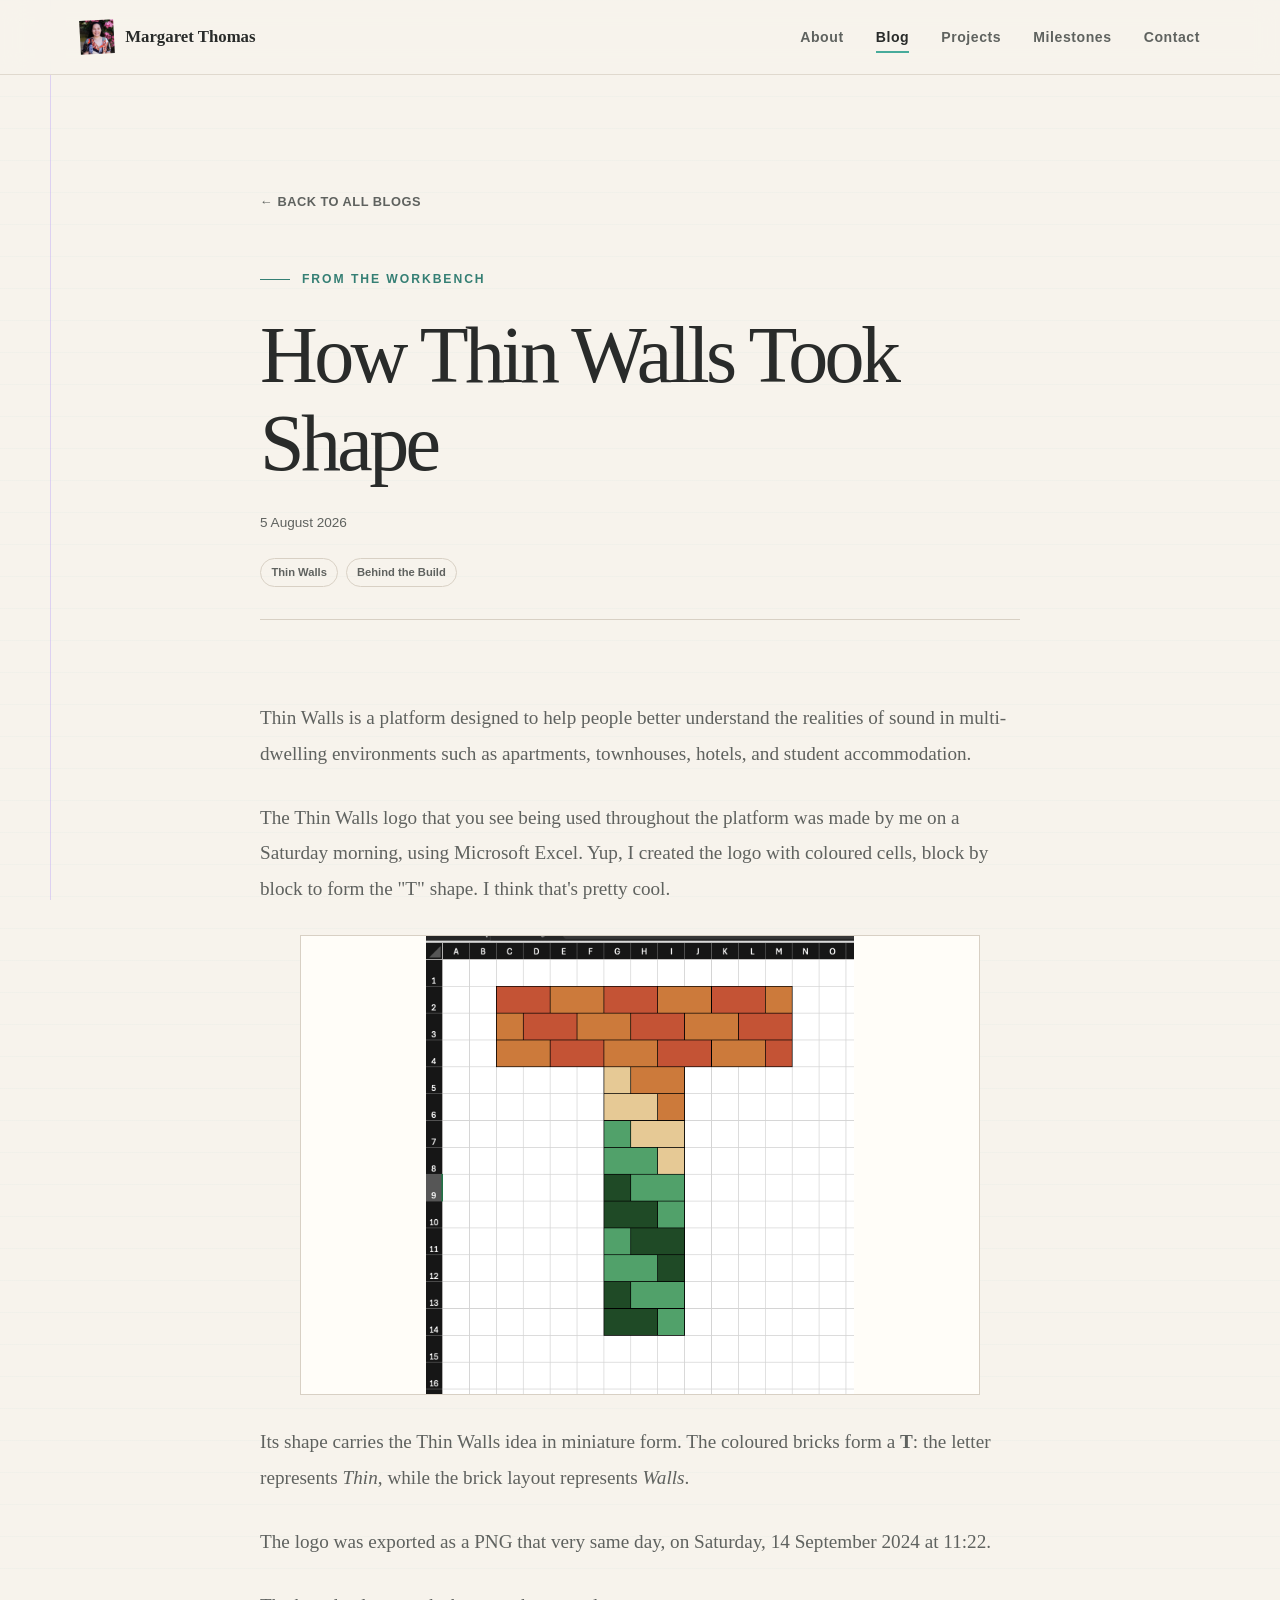
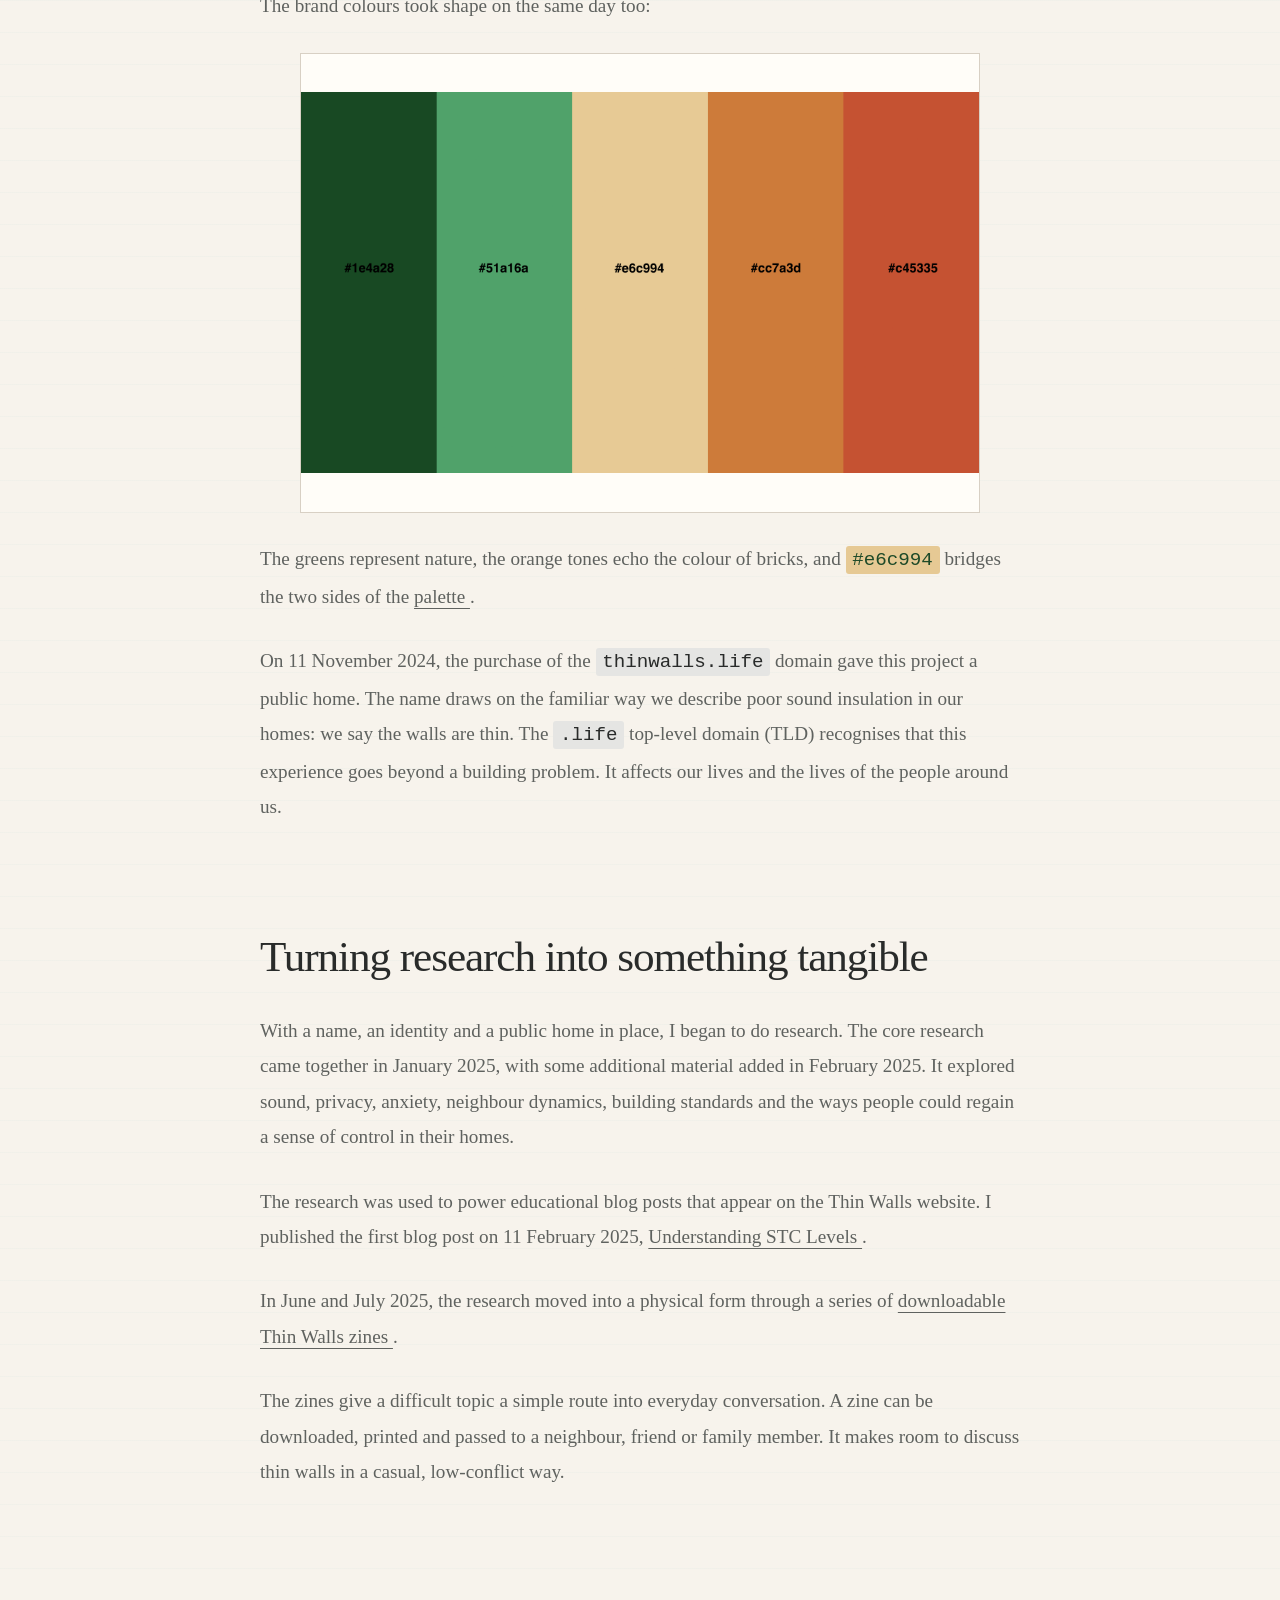
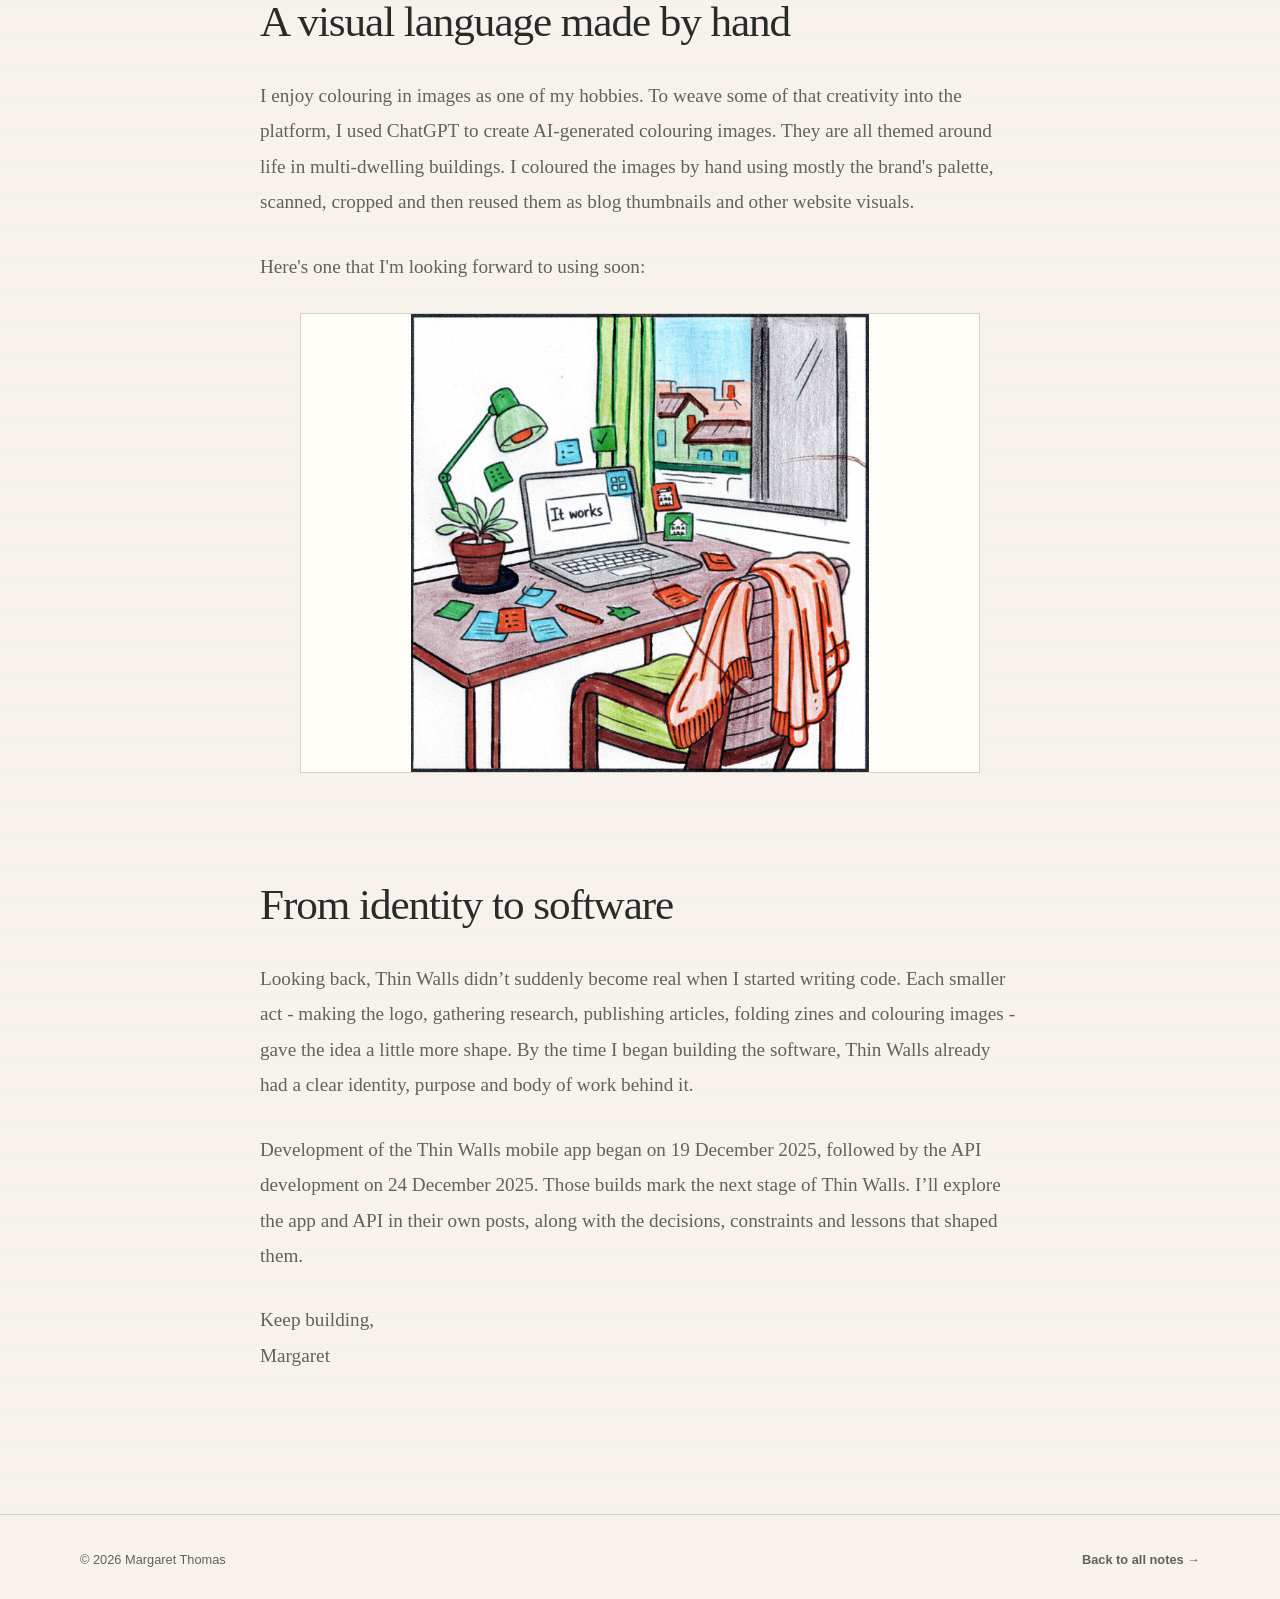
<file: blog/posts/how-thin-walls-took-shape.html>
<!doctype html>
<html lang="en">
  <head>
    <meta charset="utf-8">
    <meta name="viewport" content="width=device-width, initial-scale=1">
    <meta name="theme-color" content="#f7f3ec">

    <title>How Thin Walls Took Shape | Margaret Thomas</title>
    <meta
      name="description"
      content="A look back at the logo, research, zines and visual creations that gave Thin Walls a recognisable form before the app and API."
    >
    <link
      rel="canonical"
      href="https://www.margaretthomas.tech/blog/posts/how-thin-walls-took-shape.html"
    >

    <meta property="og:type" content="article">
    <meta
      property="og:url"
      content="https://www.margaretthomas.tech/blog/posts/how-thin-walls-took-shape.html"
    >
    <meta
      property="og:title"
      content="How Thin Walls Took Shape | Margaret Thomas"
    >
    <meta
      property="og:description"
      content="A look back at the logo, research, zines and visual creations that gave Thin Walls a recognisable form before the app and API."
    >
    <meta
      property="og:image"
      content="https://www.margaretthomas.tech/blog/assets/2026-08-05-how-thin-walls-took-shape/logo-in-excel.png"
    >
    <meta property="article:published_time" content="2026-08-05">

    <meta name="twitter:card" content="summary_large_image">
    <meta
      name="twitter:title"
      content="How Thin Walls Took Shape | Margaret Thomas"
    >
    <meta
      name="twitter:description"
      content="A look back at the logo, research, zines and visual creations that gave Thin Walls a recognisable form before the app and API."
    >
    <meta
      name="twitter:image"
      content="https://www.margaretthomas.tech/blog/assets/2026-08-05-how-thin-walls-took-shape/logo-in-excel.png"
    >

    <link rel="icon" href="../../assets/favicon.ico" type="image/x-icon">
    <link rel="stylesheet" href="../../styles.css?v=20260805-3">
    <script src="../../script.js?v=20260723-1" defer></script>
  </head>

  <body>
    <a class="skip-link" href="#main-content">Skip to content</a>

    <header class="site-header">
      <nav class="site-nav shell" aria-label="Primary navigation">
        <a class="wordmark" href="../../" aria-label="Margaret Thomas, home">
          <img src="../../assets/favicon.ico" alt="" aria-hidden="true">
          Margaret Thomas
        </a>

        <button
          class="nav-toggle"
          type="button"
          aria-expanded="false"
          aria-controls="nav-links"
        >
          <span class="sr-only">Toggle navigation</span>
          <span aria-hidden="true"></span>
          <span aria-hidden="true"></span>
        </button>

        <ul class="nav-links" id="nav-links">
          <li><a href="../../#about">About</a></li>
          <li><a href="../" aria-current="page">Blog</a></li>
          <li><a href="../../#projects">Projects</a></li>
          <li><a href="../../#milestones">Milestones</a></li>
          <li><a href="../../#contact">Contact</a></li>
        </ul>
      </nav>
    </header>

    <main id="main-content">
      <article class="blog-post">
        <a class="back-to-blog" href="../">
          <span aria-hidden="true">←</span> Back to all blogs
        </a>

        <header class="post-header">
          <p class="eyebrow">From the workbench</p>
          <h1>How Thin Walls Took Shape</h1>
          <p class="post-meta">
            <time datetime="2026-08-05">5 August 2026</time>
          </p>
          <ul class="tag-list" aria-label="Tags">
            <li>Thin Walls</li>
            <li>Behind the Build</li>
          </ul>
        </header>

        <div class="post-content">
          <p>
            Thin Walls is a platform designed to help people better understand
            the realities of sound in multi-dwelling environments such as
            apartments, townhouses, hotels, and student accommodation.
          </p>

          <p>
            The Thin Walls logo that you see being used throughout the platform
            was made by me on a Saturday morning, using Microsoft Excel. Yup, I
            created the logo with coloured cells, block by block to form the
            "T" shape. I think that's pretty cool.
          </p>

          <figure>
            <img
              class="post-image-standard"
              src="../assets/2026-08-05-how-thin-walls-took-shape/logo-in-excel.png"
              alt="The Thin Walls T logo built from coloured Excel cells"
              width="1114"
              height="1194"
            >
          </figure>

          <p>
            Its shape carries the Thin Walls idea in miniature form. The
            coloured bricks form a <strong>T</strong>: the letter represents
            <em>Thin</em>, while the brick layout represents <em>Walls</em>.
          </p>

          <p>
            The logo was exported as a PNG that very same day, on Saturday, 14
            September 2024 at 11:22.
          </p>

          <p>The brand colours took shape on the same day too:</p>
          
          <figure>
            <img
              class="post-image-standard"
              src="../assets/2026-08-05-how-thin-walls-took-shape/color-palette.png"
              alt="The five-colour Thin Walls palette, moving from greens through cream to brick oranges"
              width="7680"
              height="4320"
              loading="lazy"
            >
          </figure>

          <p>
            The greens represent nature, the orange tones echo the colour of
            bricks, and <code class="colour-code--cream">#e6c994</code> bridges
            the two sides of the
            <a
              href="https://colorkit.co/palette/1e4a28-51a16a-e6c994-cc7a3d-c45335/"
              target="_blank"
              rel="noopener noreferrer"
            >
              palette
            </a>.
          </p>

          <p>
            On 11 November 2024, the purchase of the
            <code class="inline-code">thinwalls.life</code> domain gave this project a
            public home. The name draws on the familiar way we describe poor
            sound insulation in our homes: we say the walls are thin. The
            <code class="inline-code">.life</code> top-level domain (TLD) recognises
            that this experience goes beyond a building problem. It affects our
            lives and the lives of the people around us.
          </p>

          <h2>Turning research into something tangible</h2>

          <p>
            With a name, an identity and a public home in place, I began to do
            research. The core research came together in January 2025, with
            some additional material added in February 2025. It explored sound,
            privacy, anxiety, neighbour dynamics, building standards and the
            ways people could regain a sense of control in their homes.
          </p>

          <p>
            The research was used to power educational blog posts that appear
            on the Thin Walls website. I published the first blog post on 11
            February 2025,
            <a
              href="https://www.thinwalls.life/blogs/understanding-stc-levels"
              target="_blank"
              rel="noopener noreferrer"
            >
              Understanding STC Levels
            </a>.
          </p>

          <p>
            In June and July 2025, the research moved into a physical form
            through a series of
            <a
              href="https://www.thinwalls.life/#zines"
              target="_blank"
              rel="noopener noreferrer"
            >
              downloadable Thin Walls zines
            </a>.
          </p>

          <p>
            The zines give a difficult topic a simple route into everyday
            conversation. A zine can be downloaded, printed and passed to a
            neighbour, friend or family member. It makes room to discuss thin
            walls in a casual, low-conflict way.
          </p>

          <h2>A visual language made by hand</h2>

          <p>
            I enjoy colouring in images as one of my hobbies. To weave some of
            that creativity into the platform, I used ChatGPT to create
            AI-generated colouring images. They are all themed around life in
            multi-dwelling buildings. I coloured the images by hand using
            mostly the brand's palette, scanned, cropped and then reused them
            as blog thumbnails and other website visuals.
          </p>

          <p>Here's one that I'm looking forward to using soon:</p>

          <figure>
            <img
              class="post-image-standard"
              src="../assets/2026-08-05-how-thin-walls-took-shape/it-works.png"
              alt="A hand-coloured illustration of a desk and laptop displaying the words “It works”"
              width="639"
              height="640"
              loading="lazy"
            >
          </figure>

          <h2>From identity to software</h2>

          <p>
            Looking back, Thin Walls didn’t suddenly become real when I started
            writing code. Each smaller act - making the logo, gathering
            research, publishing articles, folding zines and colouring images
            - gave the idea a little more shape. By the time I began building
            the software, Thin Walls already had a clear identity, purpose and
            body of work behind it.
          </p>

          <p>
            Development of the Thin Walls mobile app began on 19 December 2025,
            followed by the API development on 24 December 2025. Those builds mark
            the next stage of Thin Walls. I’ll explore the app and API in their
            own posts, along with the decisions, constraints and lessons that
            shaped them.
          </p>

          <p>
            Keep building,<br>
            Margaret
          </p>
        </div>
      </article>
    </main>

    <footer class="site-footer">
      <div class="shell footer-inner">
        <p>&copy; <span id="current-year">2026</span> Margaret Thomas</p>
        <a href="../">Back to all notes <span aria-hidden="true">→</span></a>
      </div>
    </footer>
  </body>
</html>
</file>
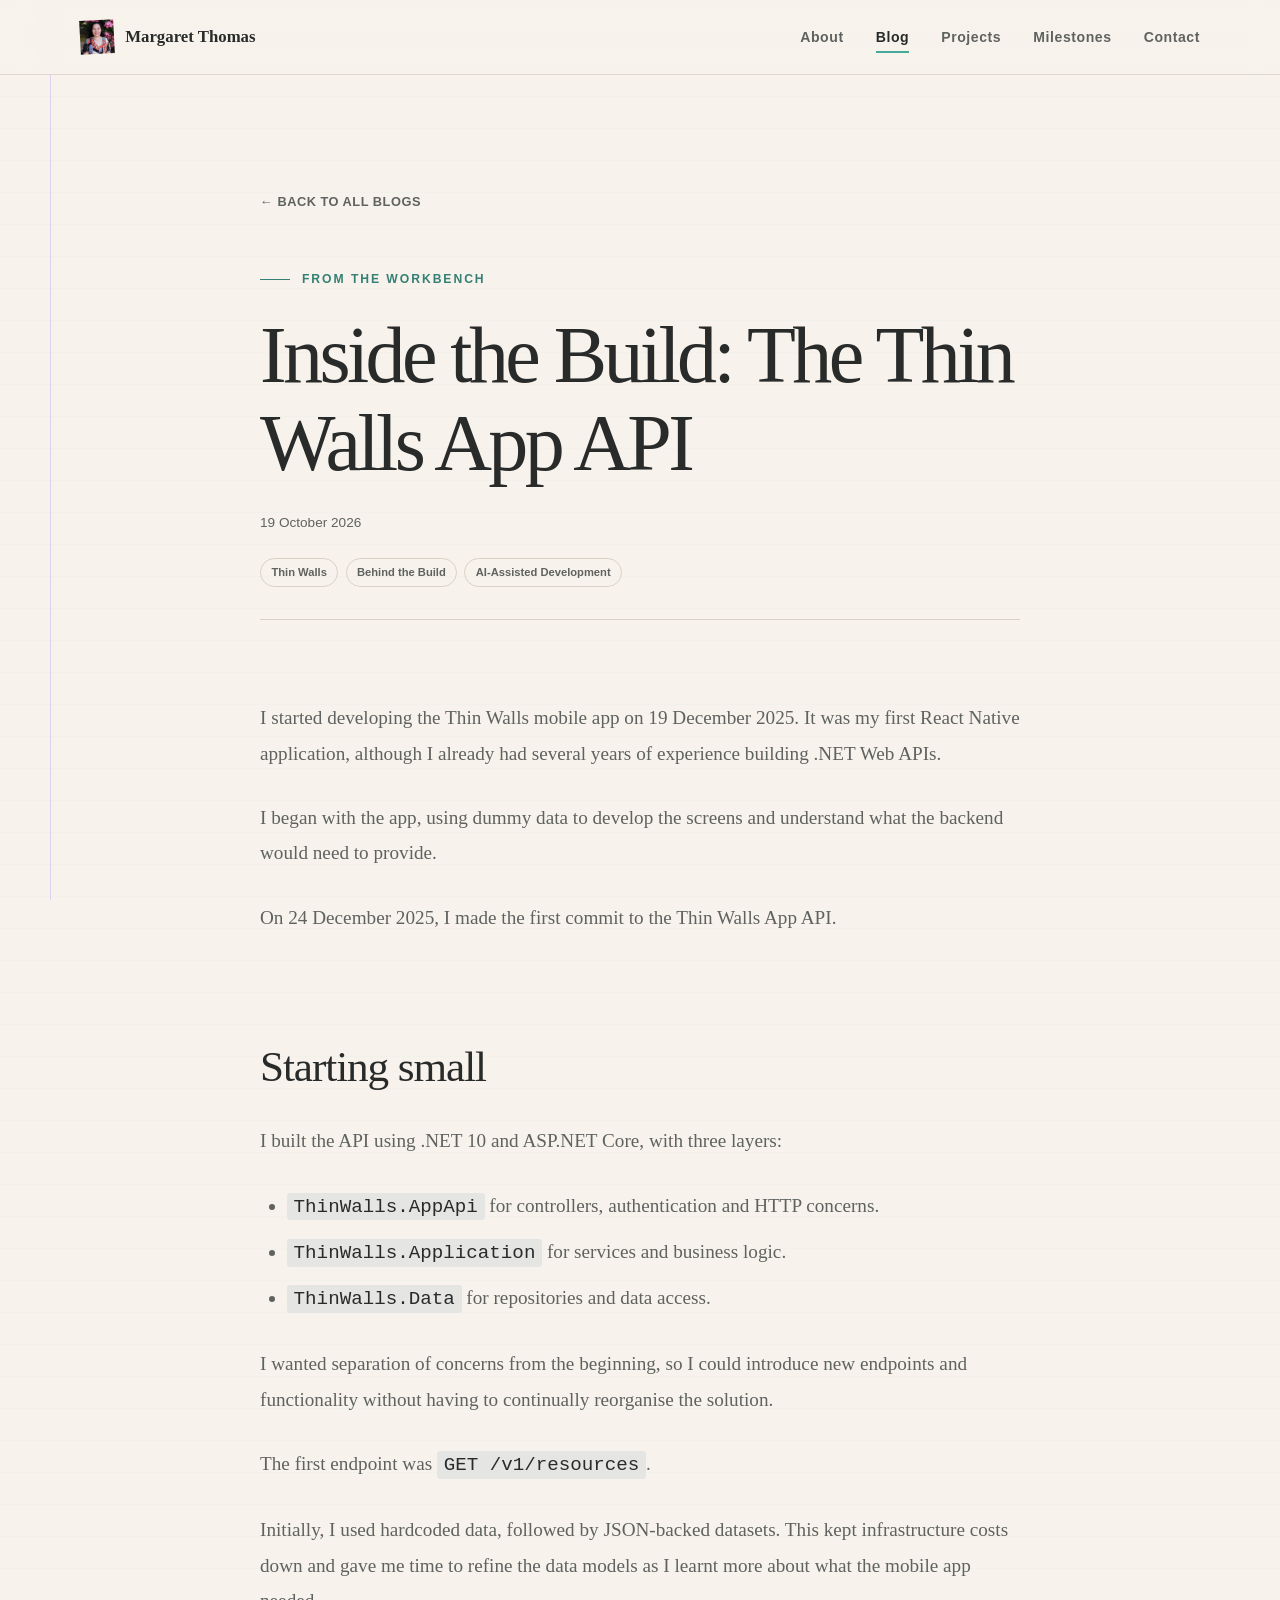
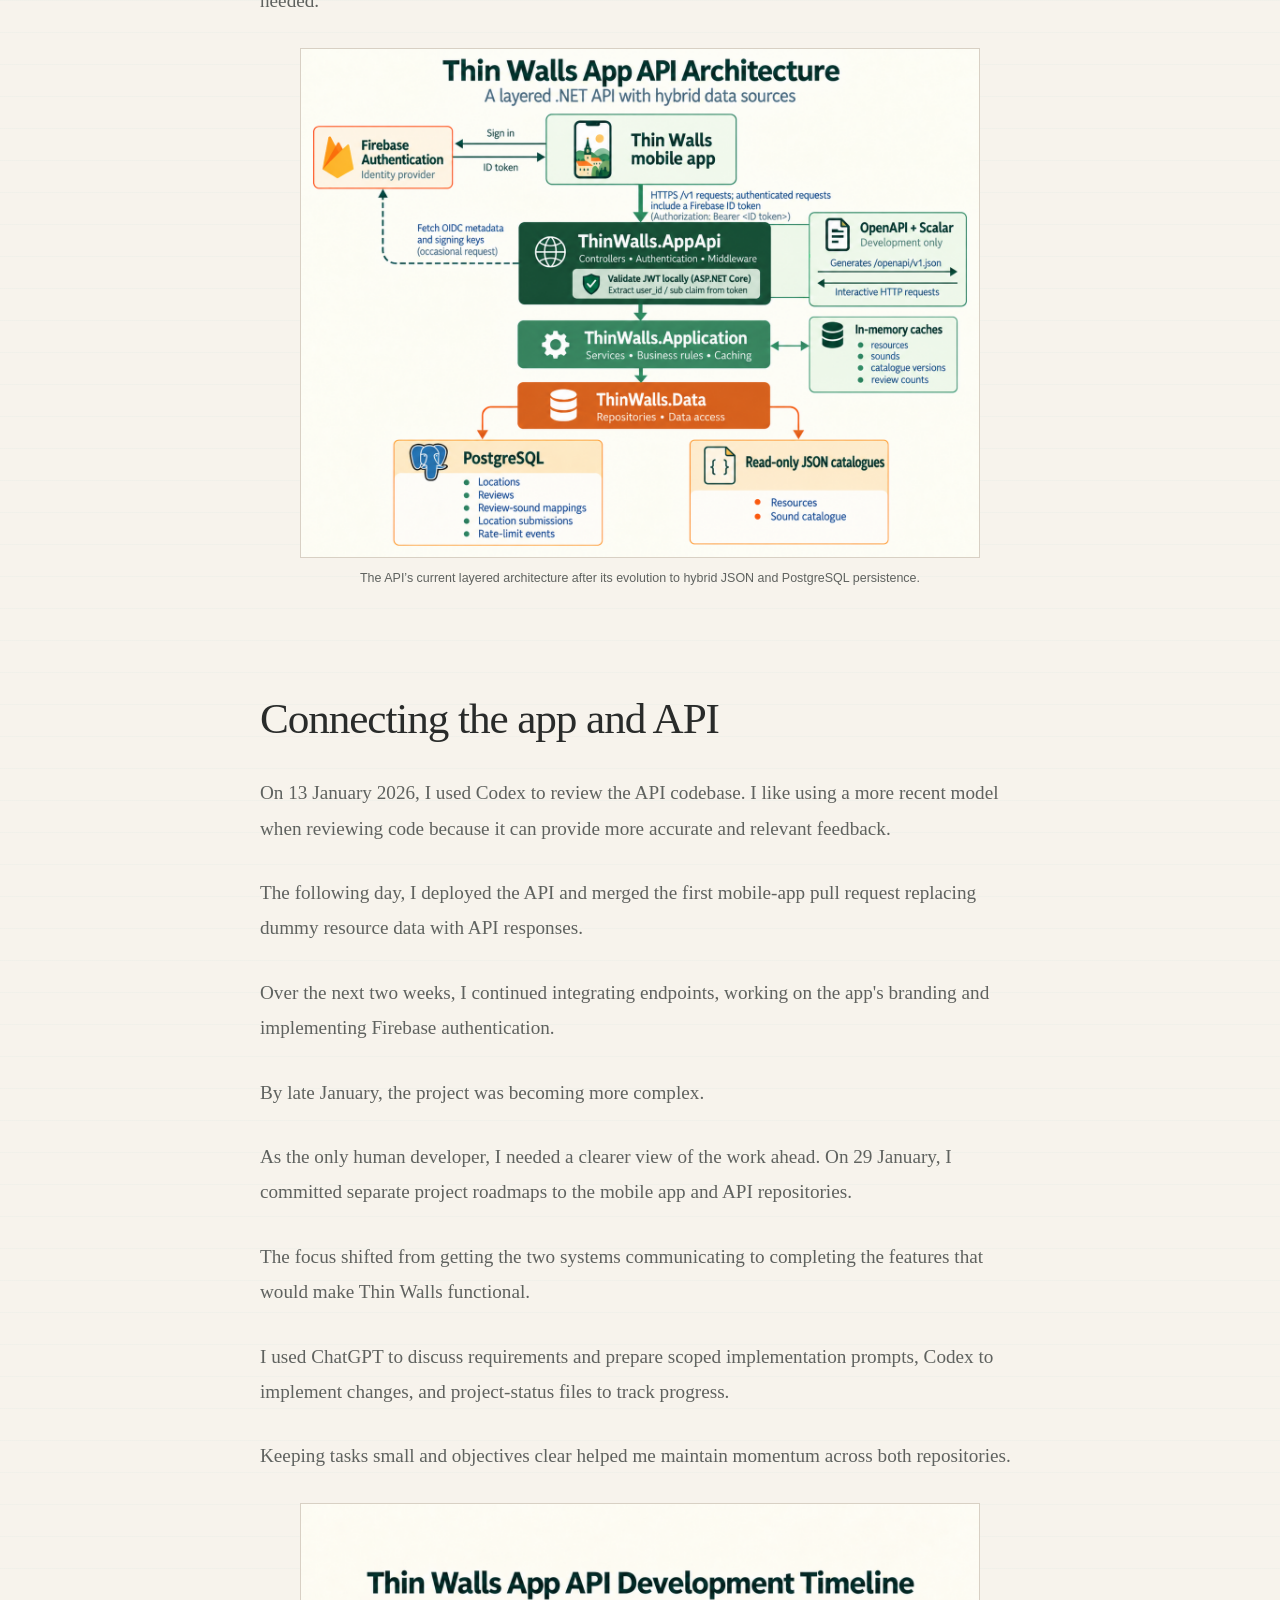
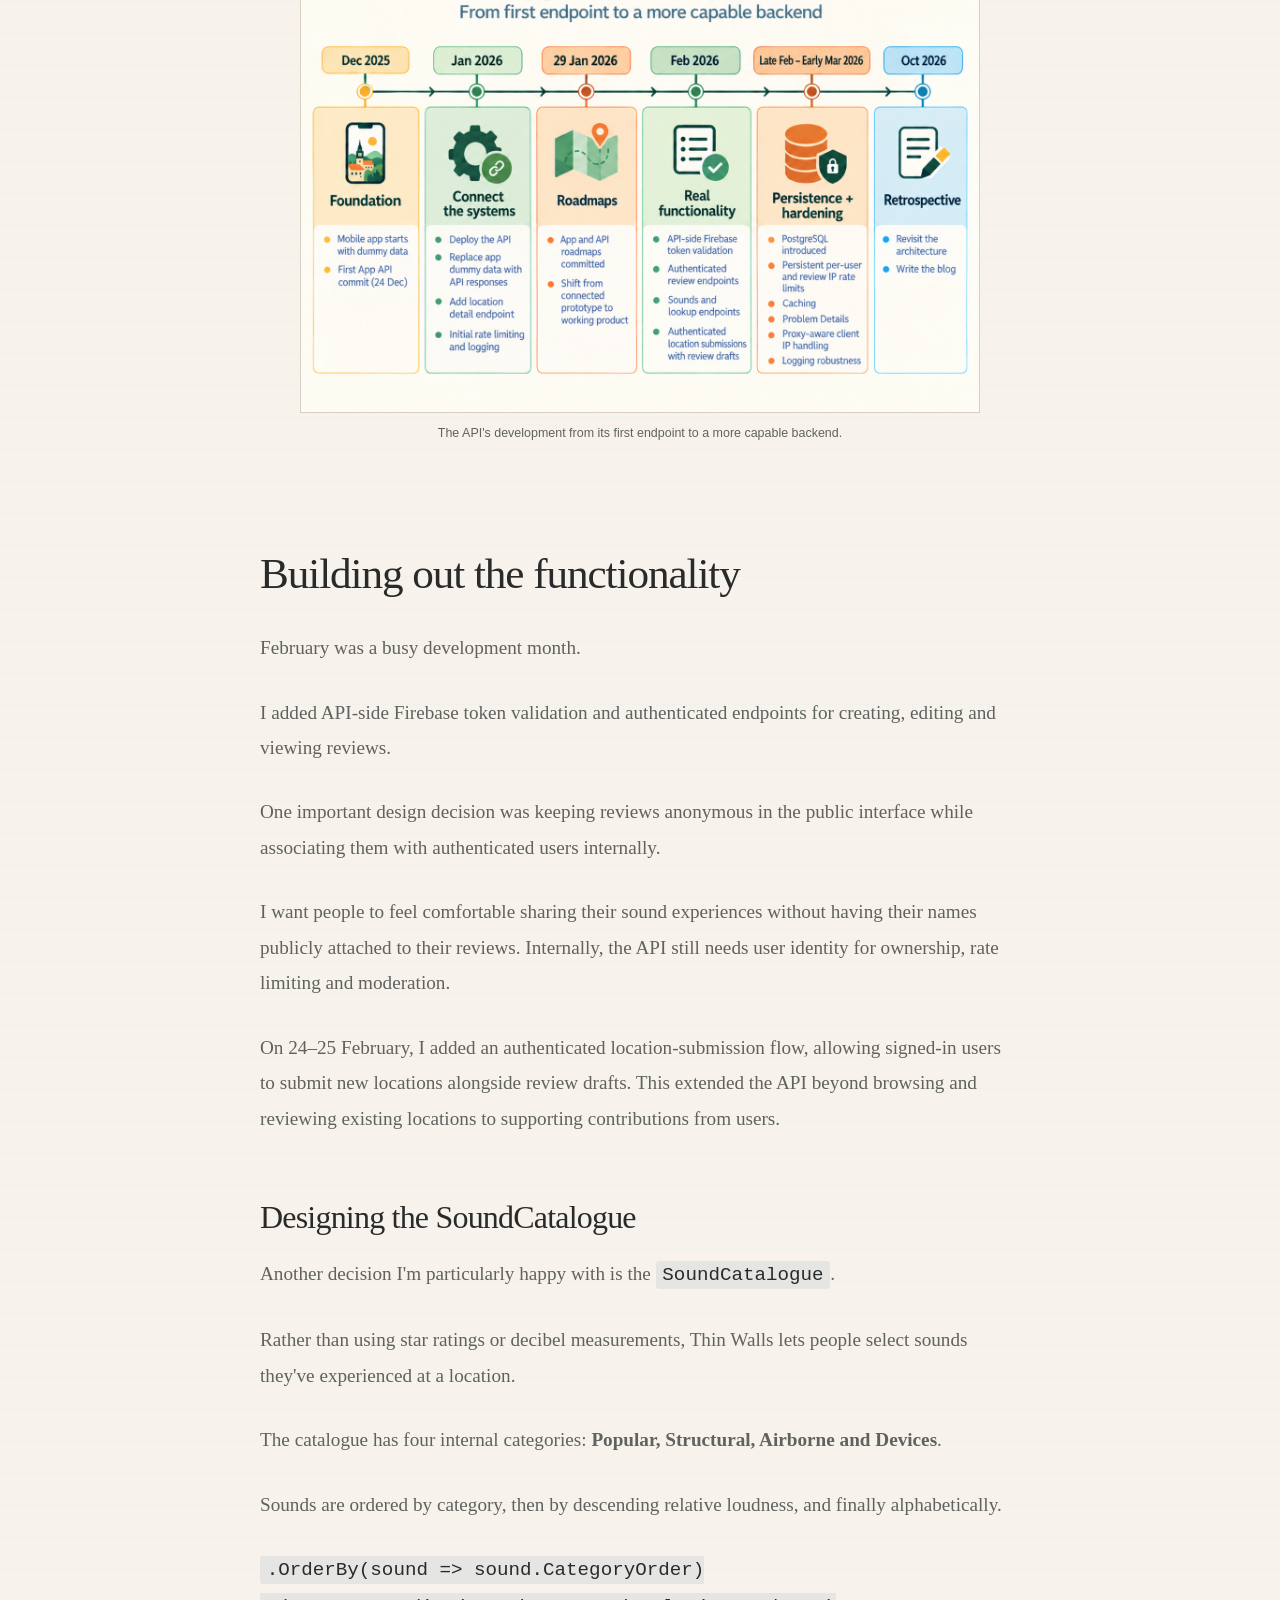
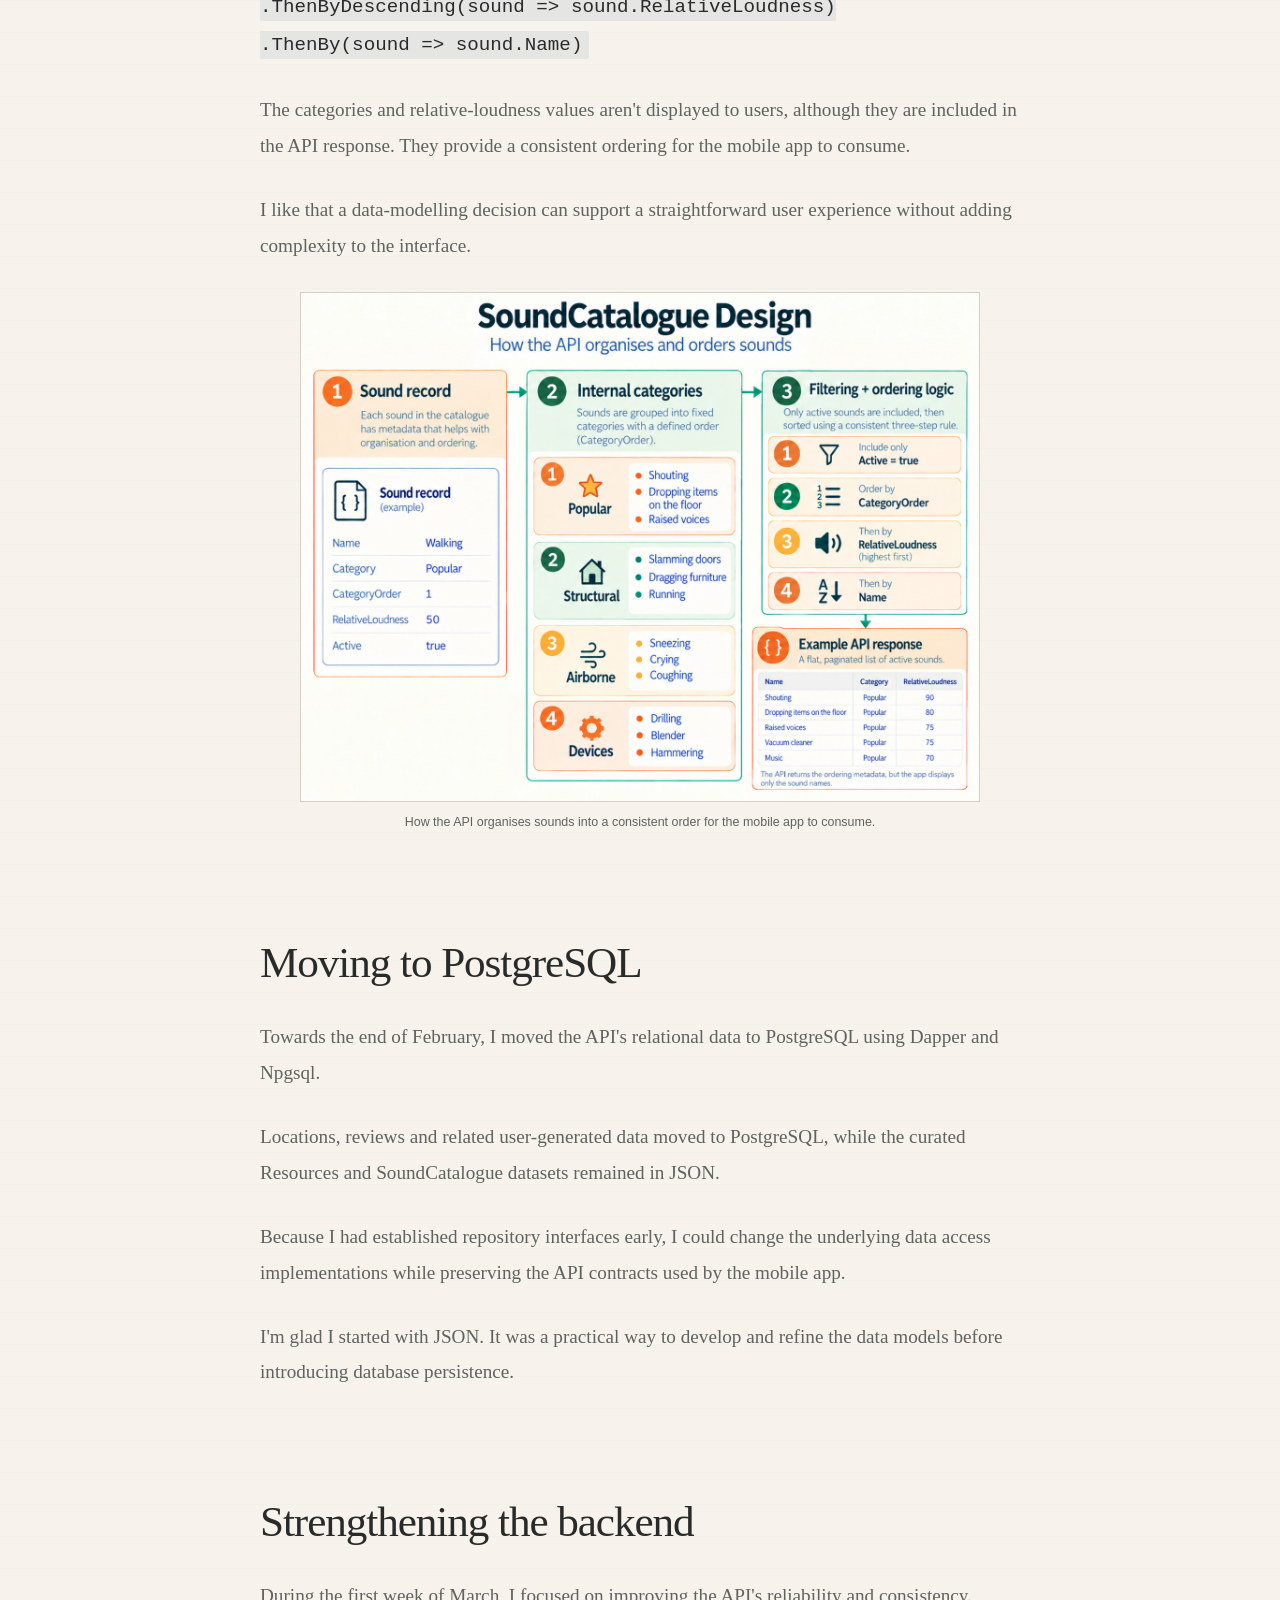
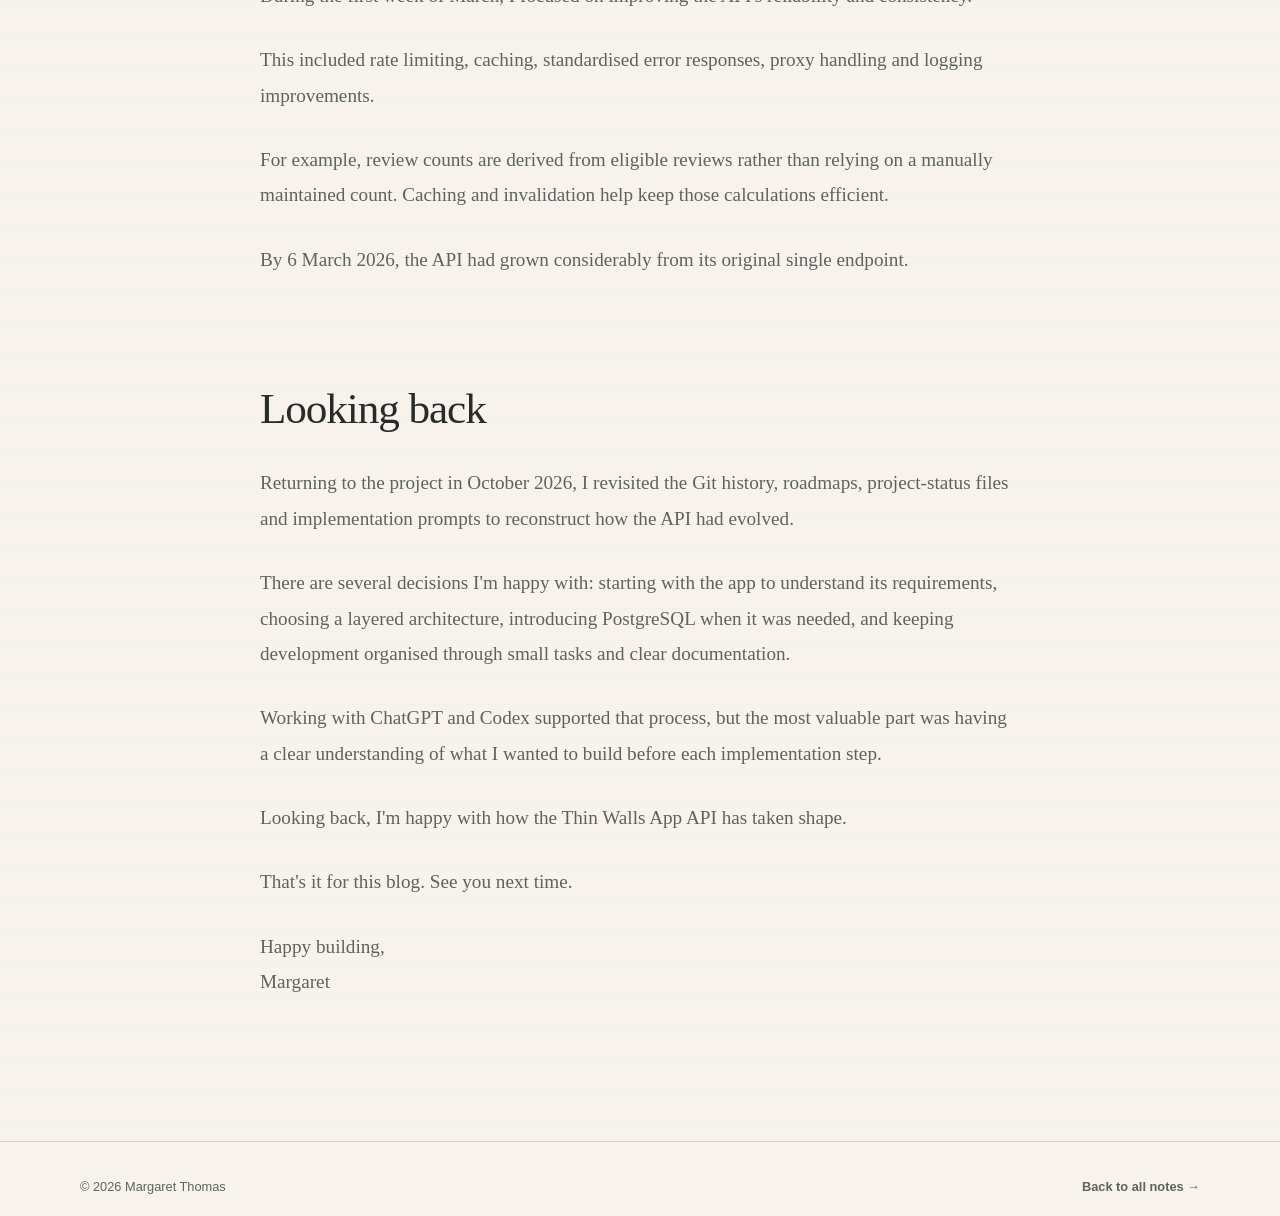
<file: blog/posts/technical-dive-thin-walls-app-api.html>
<!doctype html>
<html lang="en">
  <head>
    <meta charset="utf-8">
    <meta name="viewport" content="width=device-width, initial-scale=1">
    <meta name="theme-color" content="#f7f3ec">

    <title>Inside the Build: The Thin Walls App API | Margaret Thomas</title>
    <meta
      name="description"
      content="A technical look at how I built the Thin Walls App API, from its layered .NET architecture and JSON-backed beginnings to authenticated reviews, PostgreSQL and a growing backend."
    >
    <link
      rel="canonical"
      href="https://www.margaretthomas.tech/blog/posts/technical-dive-thin-walls-app-api.html"
    >

    <meta property="og:type" content="article">
    <meta
      property="og:url"
      content="https://www.margaretthomas.tech/blog/posts/technical-dive-thin-walls-app-api.html"
    >
    <meta
      property="og:title"
      content="Inside the Build: The Thin Walls App API | Margaret Thomas"
    >
    <meta
      property="og:description"
      content="A technical look at how I built the Thin Walls App API, from its layered .NET architecture and JSON-backed beginnings to authenticated reviews, PostgreSQL and a growing backend."
    >
    <meta
      property="og:image"
      content="https://www.margaretthomas.tech/blog/assets/2026-10-19-technical-dive-thin-walls-app-api/architecture-diagram.png"
    >
    <meta property="article:published_time" content="2026-10-19">

    <meta name="twitter:card" content="summary_large_image">
    <meta
      name="twitter:title"
      content="Inside the Build: The Thin Walls App API | Margaret Thomas"
    >
    <meta
      name="twitter:description"
      content="A technical look at how I built the Thin Walls App API, from its layered .NET architecture and JSON-backed beginnings to authenticated reviews, PostgreSQL and a growing backend."
    >
    <meta
      name="twitter:image"
      content="https://www.margaretthomas.tech/blog/assets/2026-10-19-technical-dive-thin-walls-app-api/architecture-diagram.png"
    >

    <link rel="icon" href="../../assets/favicon.ico" type="image/x-icon">
    <link rel="stylesheet" href="../../styles.css?v=20260805-3">
    <script src="../../script.js?v=20260723-1" defer></script>
  </head>

  <body>
    <a class="skip-link" href="#main-content">Skip to content</a>

    <header class="site-header">
      <nav class="site-nav shell" aria-label="Primary navigation">
        <a class="wordmark" href="../../" aria-label="Margaret Thomas, home">
          <img src="../../assets/favicon.ico" alt="" aria-hidden="true">
          Margaret Thomas
        </a>

        <button
          class="nav-toggle"
          type="button"
          aria-expanded="false"
          aria-controls="nav-links"
        >
          <span class="sr-only">Toggle navigation</span>
          <span aria-hidden="true"></span>
          <span aria-hidden="true"></span>
        </button>

        <ul class="nav-links" id="nav-links">
          <li><a href="../../#about">About</a></li>
          <li><a href="../" aria-current="page">Blog</a></li>
          <li><a href="../../#projects">Projects</a></li>
          <li><a href="../../#milestones">Milestones</a></li>
          <li><a href="../../#contact">Contact</a></li>
        </ul>
      </nav>
    </header>

    <main id="main-content">
      <article class="blog-post">
        <a class="back-to-blog" href="../">
          <span aria-hidden="true">←</span> Back to all blogs
        </a>

        <header class="post-header">
          <p class="eyebrow">From the workbench</p>
          <h1>Inside the Build: The Thin Walls App API</h1>
          <p class="post-meta">
            <time datetime="2026-10-19">19 October 2026</time>
          </p>
          <ul class="tag-list" aria-label="Tags">
            <li>Thin Walls</li>
            <li>Behind the Build</li>
            <li>AI-Assisted Development</li>
          </ul>
        </header>

        <div class="post-content">
          <p>
            I started developing the Thin Walls mobile app on 19 December 2025.
            It was my first React Native application, although I already had
            several years of experience building .NET Web APIs.
          </p>

          <p>
            I began with the app, using dummy data to develop the screens and
            understand what the backend would need to provide.
          </p>

          <p>
            On 24 December 2025, I made the first commit to the Thin Walls App API.
          </p>

          <h2>Starting small</h2>

          <p>I built the API using .NET 10 and ASP.NET Core, with three layers:</p>

          <ul>
            <li>
              <code class="inline-code">ThinWalls.AppApi</code> for controllers,
              authentication and HTTP concerns.
            </li>
            <li>
              <code class="inline-code">ThinWalls.Application</code> for services
              and business logic.
            </li>
            <li>
              <code class="inline-code">ThinWalls.Data</code> for repositories and
              data access.
            </li>
          </ul>

          <p>
            I wanted separation of concerns from the beginning, so I could
            introduce new endpoints and functionality without having to
            continually reorganise the solution.
          </p>

          <p>
            The first endpoint was
            <code class="inline-code">GET /v1/resources</code>.
          </p>

          <p>
            Initially, I used hardcoded data, followed by JSON-backed datasets.
            This kept infrastructure costs down and gave me time to refine the
            data models as I learnt more about what the mobile app needed.
          </p>

          <figure>
            <img
              src="../assets/2026-10-19-technical-dive-thin-walls-app-api/architecture-diagram.png"
              alt="Thin Walls App API architecture showing the mobile app, Firebase authentication, three .NET layers, caches, PostgreSQL and read-only JSON catalogues"
              width="1448"
              height="1086"
            >
            <figcaption>
              The API’s current layered architecture after its evolution to hybrid JSON 
              and PostgreSQL persistence.
            </figcaption>
          </figure>

          <h2>Connecting the app and API</h2>

          <p>
            On 13 January 2026, I used Codex to review the API codebase. 
            I like using a more recent model when reviewing code because it can 
            provide more accurate and relevant feedback.
          </p>

          <p>
            The following day, I deployed the API and merged the first
            mobile-app pull request replacing dummy resource data with API
            responses.
          </p>

          <p>
            Over the next two weeks, I continued integrating endpoints, working
            on the app's branding and implementing Firebase authentication.
          </p>

          <p>By late January, the project was becoming more complex.</p>

          <p>
            As the only human developer, I needed a clearer view of the work
            ahead. On 29 January, I committed separate project roadmaps to the
            mobile app and API repositories.
          </p>

          <p>
            The focus shifted from getting the two systems communicating to
            completing the features that would make Thin Walls functional.
          </p>

          <p>
            I used ChatGPT to discuss requirements and prepare scoped
            implementation prompts, Codex to implement changes, and
            project-status files to track progress.
          </p>

          <p>
            Keeping tasks small and objectives clear helped me maintain momentum
            across both repositories.
          </p>

          <figure>
            <img
              src="../assets/2026-10-19-technical-dive-thin-walls-app-api/development-timeline.png"
              alt="Timeline of Thin Walls App API development from its December 2025 foundation through integration, roadmaps, functionality, PostgreSQL, hardening and an October 2026 retrospective"
              width="1448"
              height="1086"
              loading="lazy"
            >
            <figcaption>
              The API's development from its first endpoint to a more capable
              backend.
            </figcaption>
          </figure>

          <h2>Building out the functionality</h2>

          <p>February was a busy development month.</p>

          <p>
            I added API-side Firebase token validation and authenticated
            endpoints for creating, editing and viewing reviews.
          </p>

          <p>
            One important design decision was keeping reviews anonymous in the
            public interface while associating them with authenticated users
            internally.
          </p>

          <p>
            I want people to feel comfortable sharing their sound experiences
            without having their names publicly attached to their reviews.
            Internally, the API still needs user identity for ownership, rate
            limiting and moderation.
          </p>

          <p>
            On 24–25 February, I added an authenticated location-submission flow, 
            allowing signed-in users to submit new locations alongside review drafts. 
            This extended the API beyond browsing and reviewing existing locations to 
            supporting contributions from users.
          </p>

          <h3>Designing the SoundCatalogue</h3>

          <p>
            Another decision I'm particularly happy with is the
            <code class="inline-code">SoundCatalogue</code>.
          </p>

          <p>
            Rather than using star ratings or decibel measurements, Thin Walls
            lets people select sounds they've experienced at a location.
          </p>

          <p>
            The catalogue has four internal categories:
            <strong>Popular, Structural, Airborne and Devices</strong>.
          </p>

          <p>
            Sounds are ordered by category, then by descending relative
            loudness, and finally alphabetically.
          </p>

          <p>
            <code class="inline-code">
              .OrderBy(sound =&gt; sound.CategoryOrder)<br>
              .ThenByDescending(sound =&gt; sound.RelativeLoudness)<br>
              .ThenBy(sound =&gt; sound.Name)
            </code>
          </p>

          <p>
            The categories and relative-loudness values aren't displayed to users, 
            although they are included in the API response. They provide a consistent 
            ordering for the mobile app to consume.
          </p>

          <p>
            I like that a data-modelling decision can support a straightforward user 
            experience without adding complexity to the interface.
          </p>

          <figure>
            <img
              src="../assets/2026-10-19-technical-dive-thin-walls-app-api/soundcatalogue-design.png"
              alt="SoundCatalogue design showing sound metadata, four ordered categories and sorting by category order, relative loudness and name"
              width="1448"
              height="1086"
              loading="lazy"
            >
            <figcaption>
              How the API organises sounds into a consistent order 
              for the mobile app to consume.
            </figcaption>
          </figure>

          <h2>Moving to PostgreSQL</h2>

          <p>
            Towards the end of February, I moved the API's relational data to
            PostgreSQL using Dapper and Npgsql.
          </p>

          <p>
            Locations, reviews and related user-generated data moved to
            PostgreSQL, while the curated Resources and SoundCatalogue datasets
            remained in JSON.
          </p>

          <p>
            Because I had established repository interfaces early, I could
            change the underlying data access implementations while preserving
            the API contracts used by the mobile app.
          </p>

          <p>
            I'm glad I started with JSON. It was a practical way to develop and
            refine the data models before introducing database persistence.
          </p>

          <h2>Strengthening the backend</h2>

          <p>
            During the first week of March, I focused on improving the API's
            reliability and consistency.
          </p>

          <p>
            This included rate limiting, caching, standardised error responses,
            proxy handling and logging improvements.
          </p>

          <p>
            For example, review counts are derived from eligible reviews rather
            than relying on a manually maintained count. Caching and invalidation
            help keep those calculations efficient.
          </p>

          <p>
            By 6 March 2026, the API had grown considerably from its original
            single endpoint.
          </p>

          <h2>Looking back</h2>

          <p>
            Returning to the project in October 2026, I revisited the Git
            history, roadmaps, project-status files and implementation prompts
            to reconstruct how the API had evolved.
          </p>

          <p>
            There are several decisions I'm happy with: starting with the app
            to understand its requirements, choosing a layered architecture,
            introducing PostgreSQL when it was needed, and keeping development
            organised through small tasks and clear documentation.
          </p>

          <p>
            Working with ChatGPT and Codex supported that process, but the most
            valuable part was having a clear understanding of what I wanted to
            build before each implementation step.
          </p>

          <p>
            Looking back, I'm happy with how the Thin Walls App API has taken
            shape.
          </p>

          <p>That's it for this blog. See you next time.</p>

          <p>
            Happy building,<br>
            Margaret
          </p>
        </div>
      </article>
    </main>

    <footer class="site-footer">
      <div class="shell footer-inner">
        <p>&copy; <span id="current-year">2026</span> Margaret Thomas</p>
        <a href="../">Back to all notes <span aria-hidden="true">→</span></a>
      </div>
    </footer>
  </body>
</html>
</file>
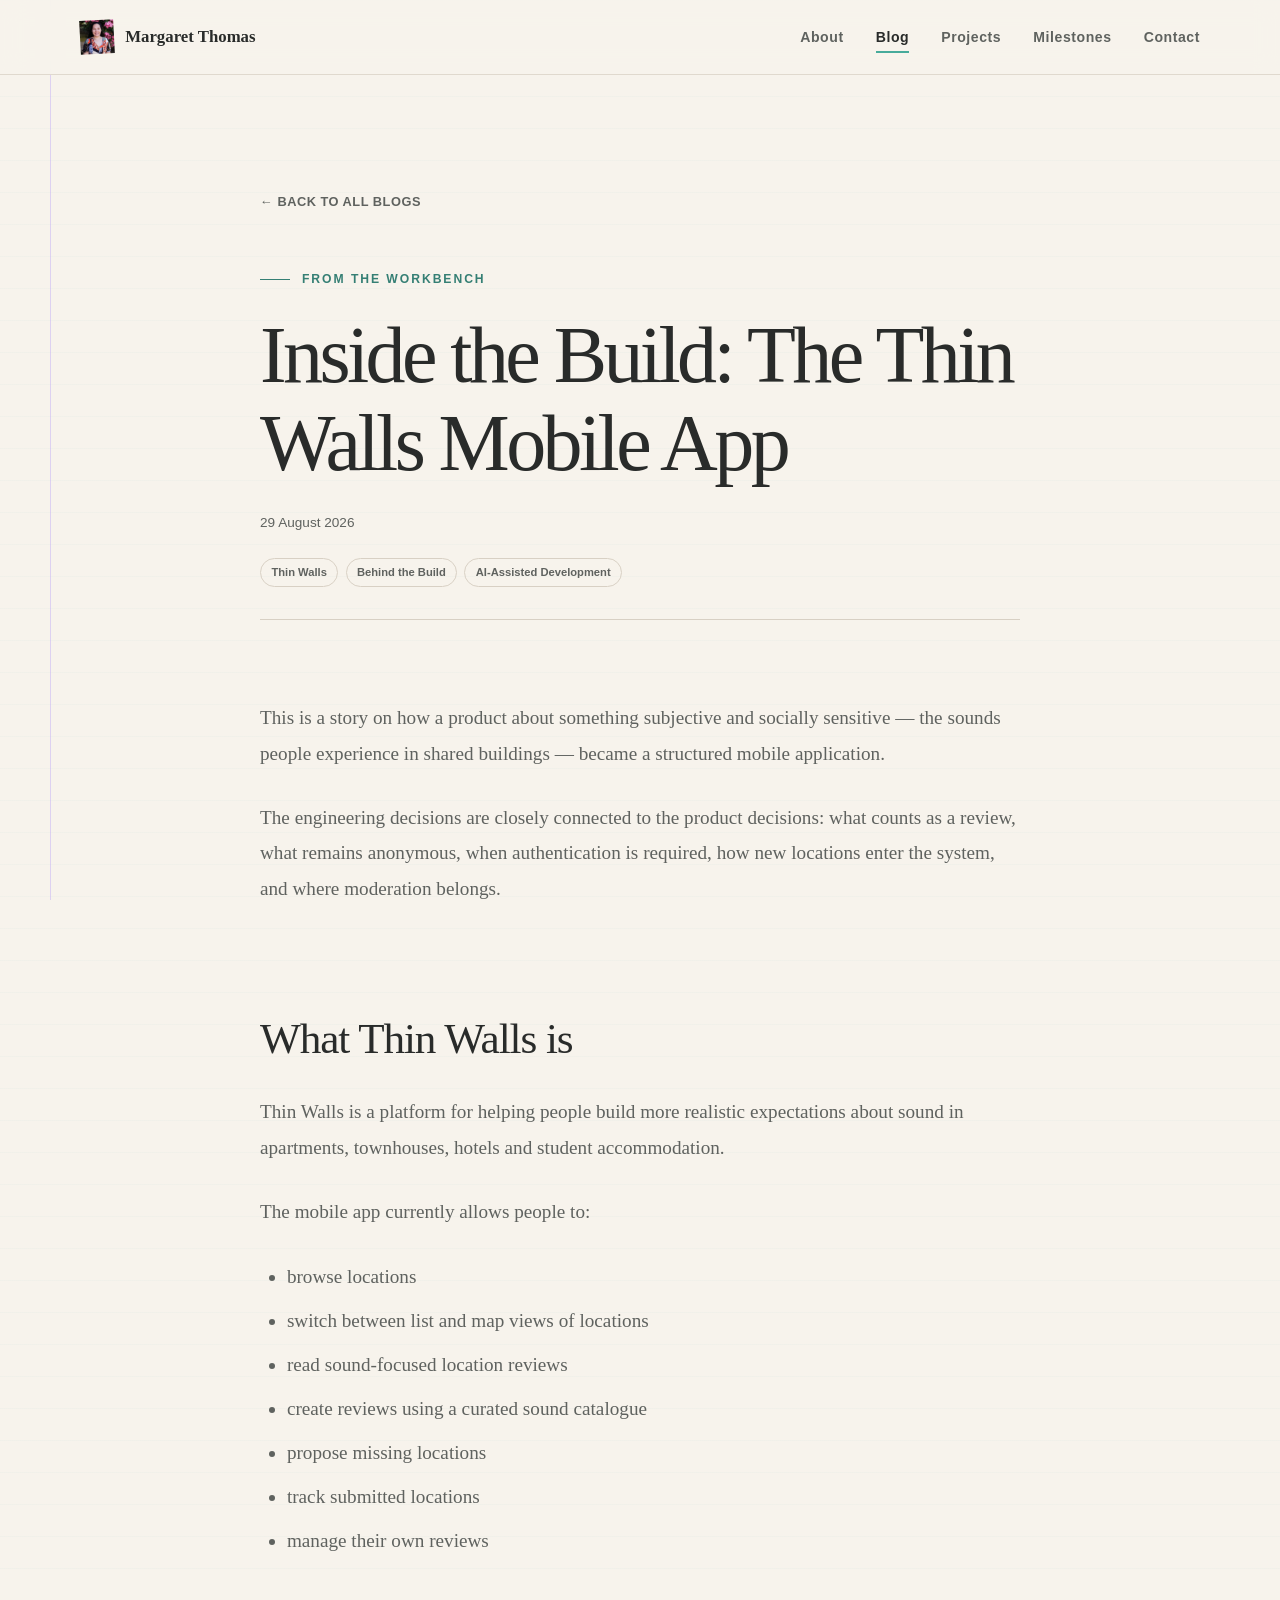
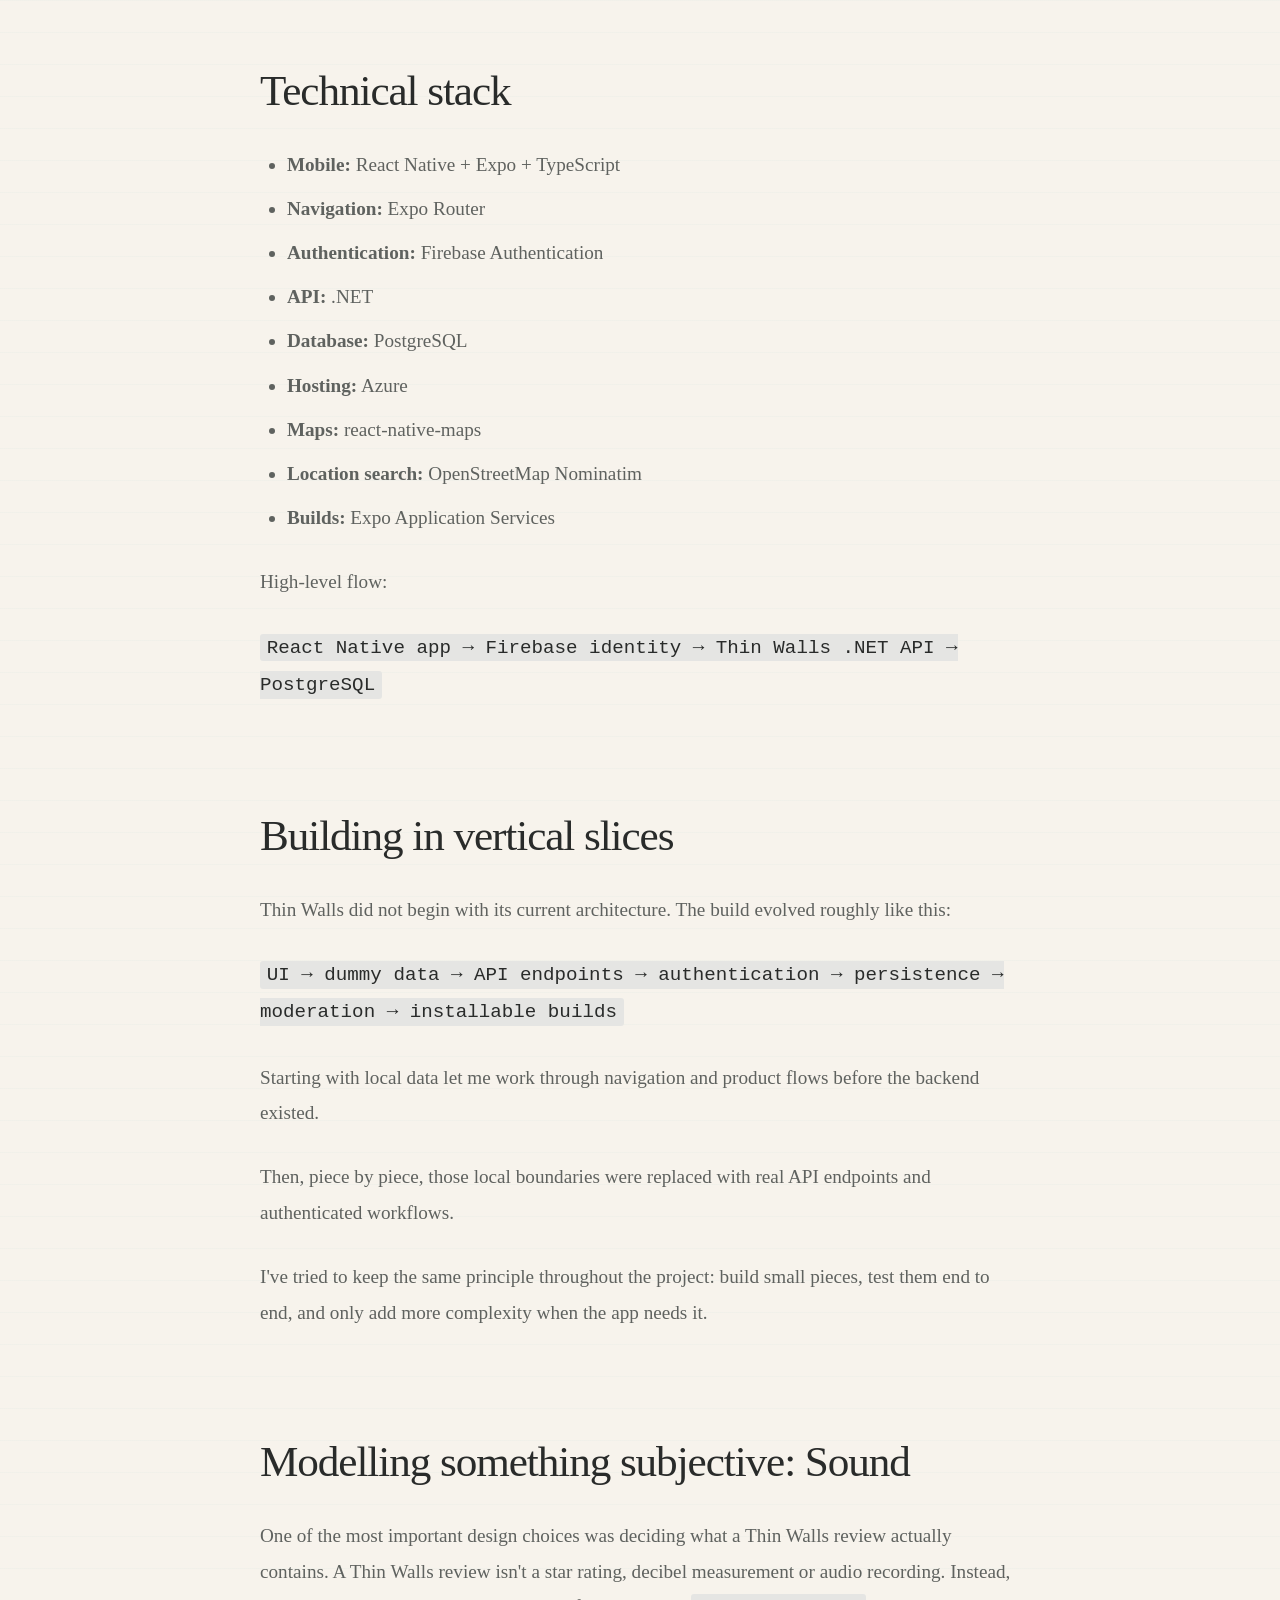
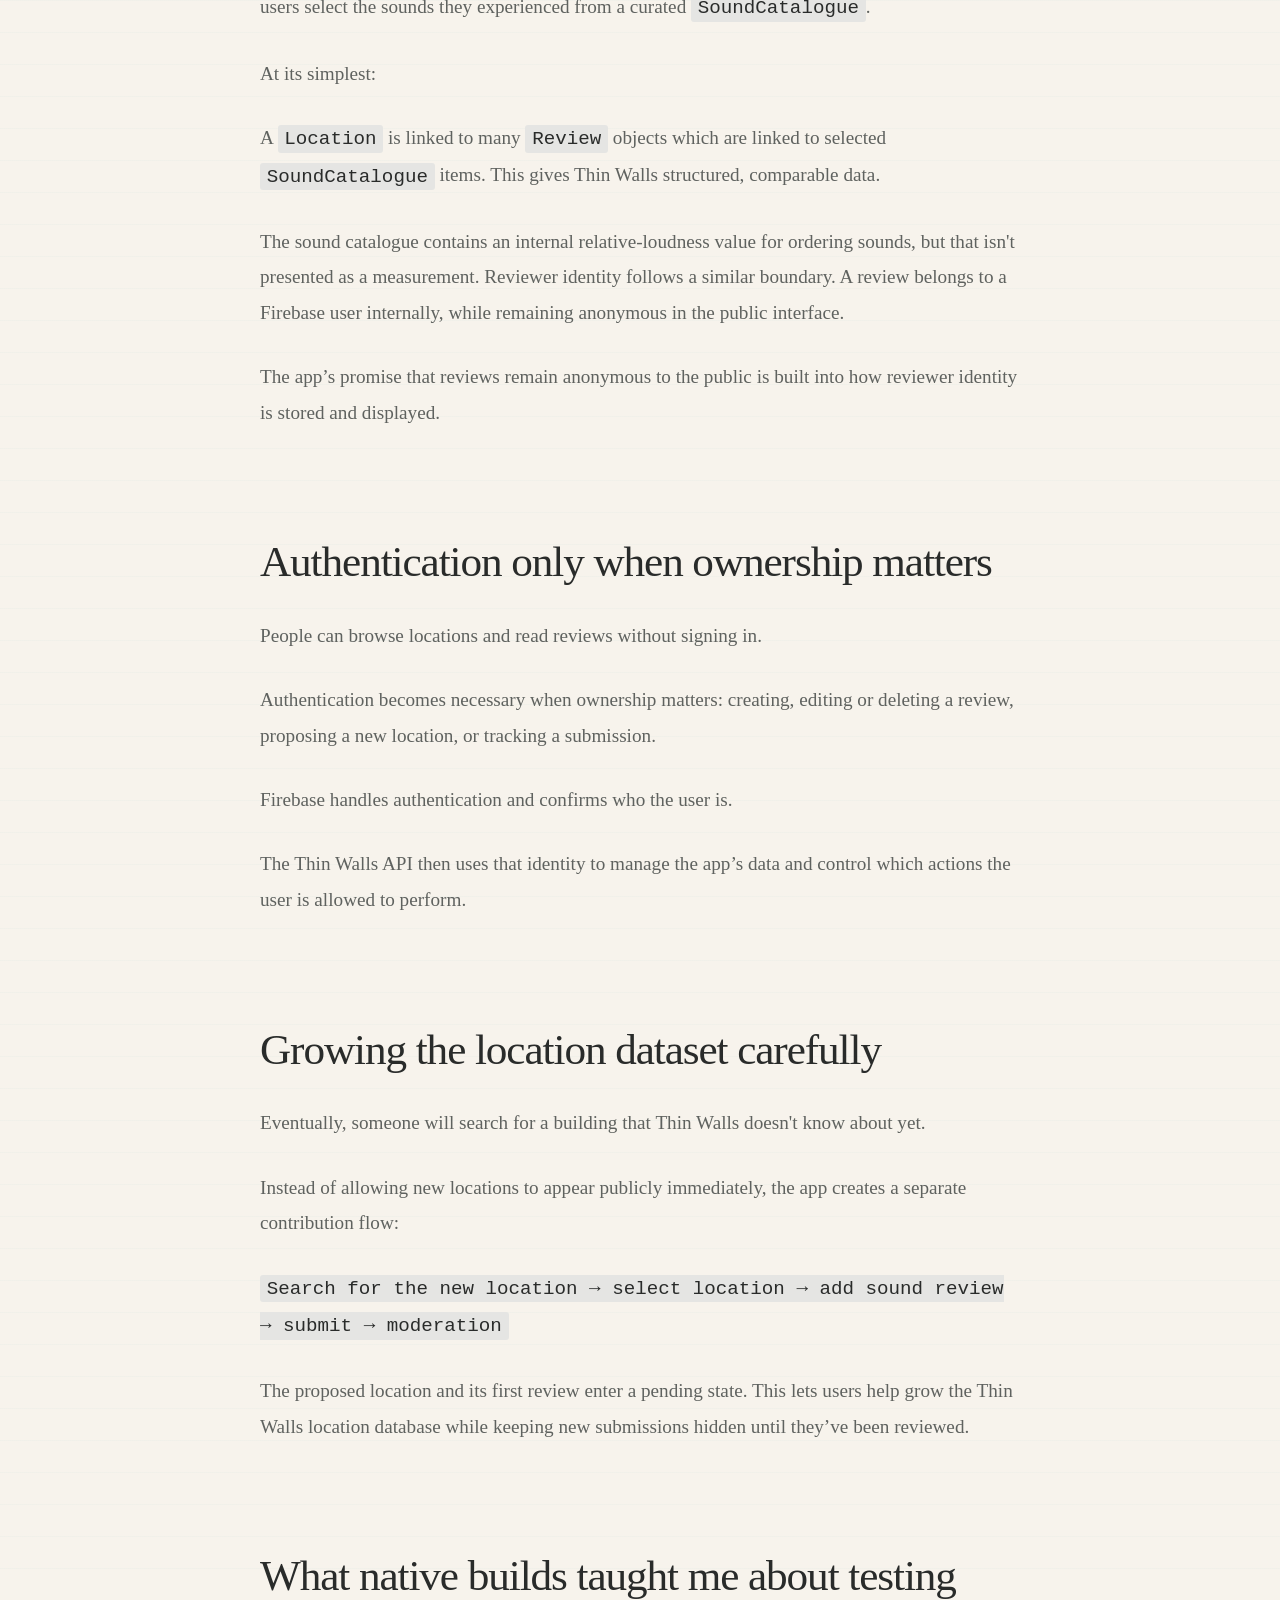
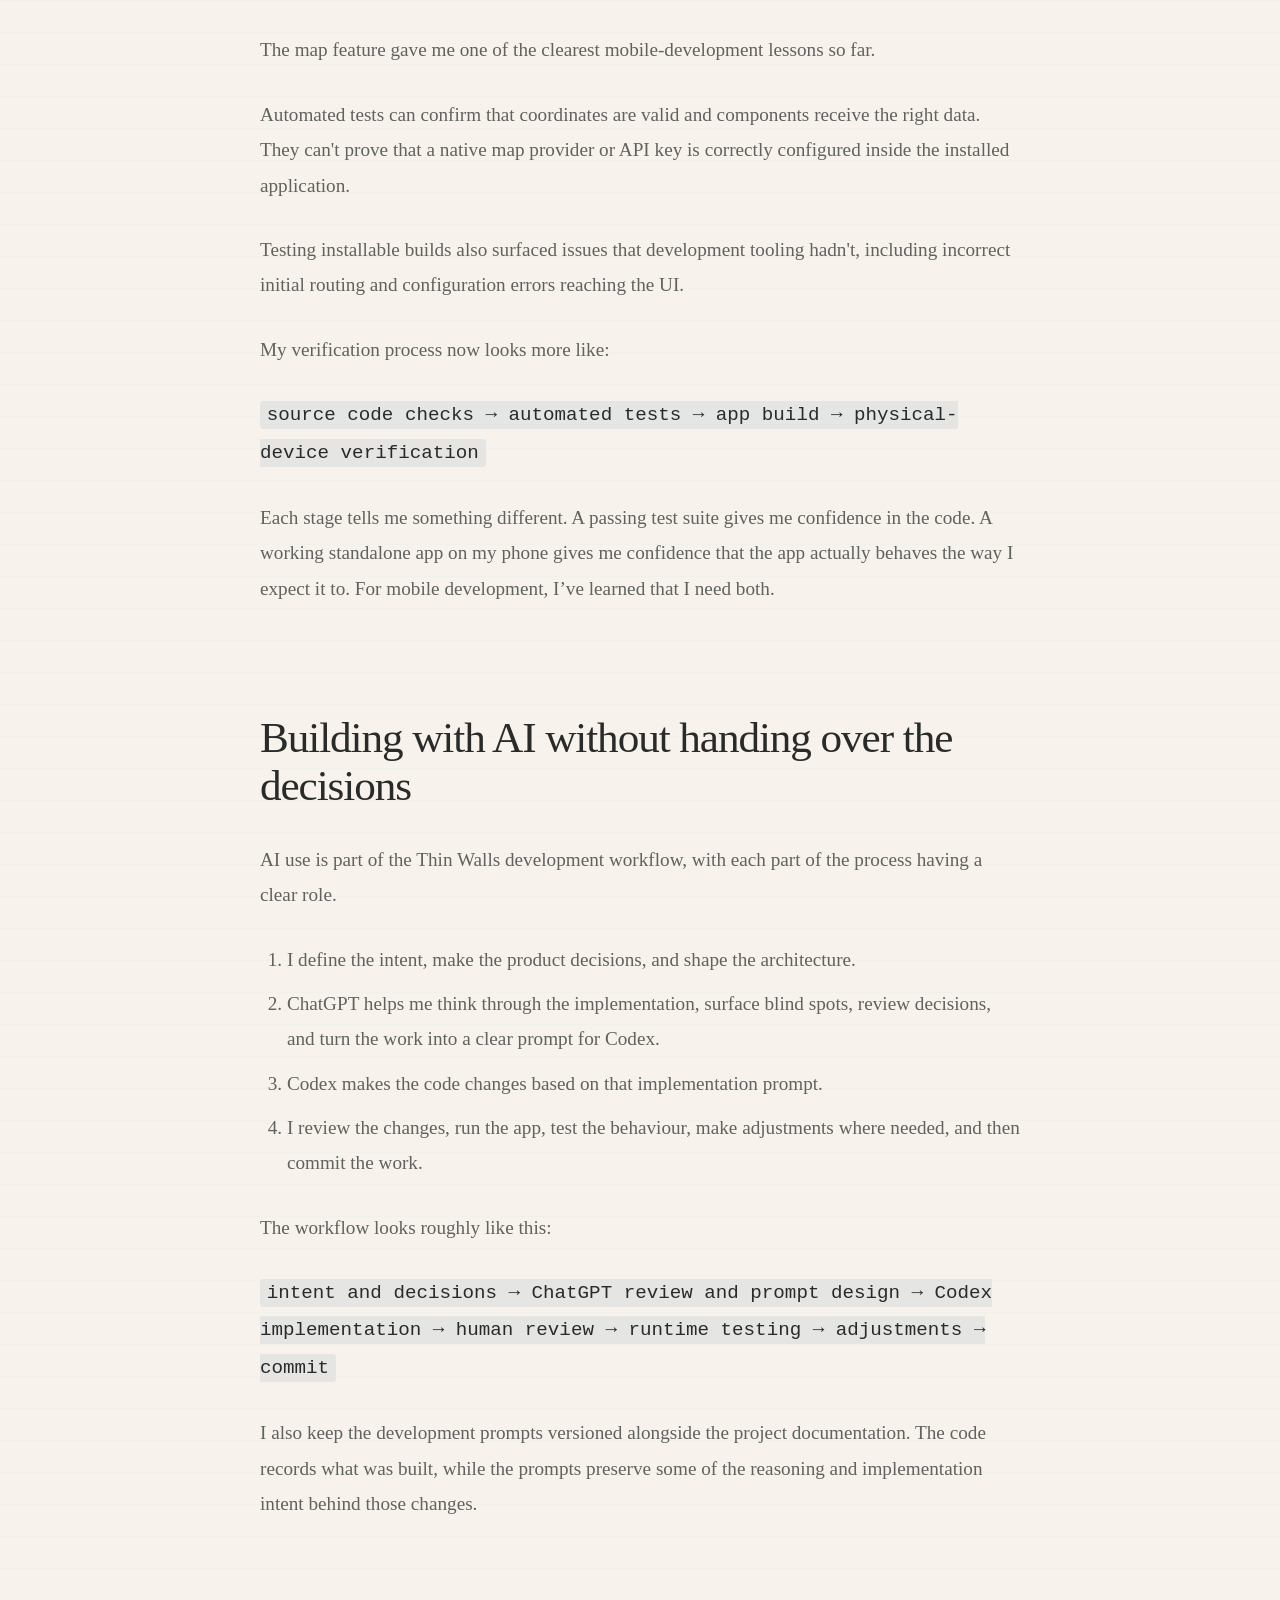
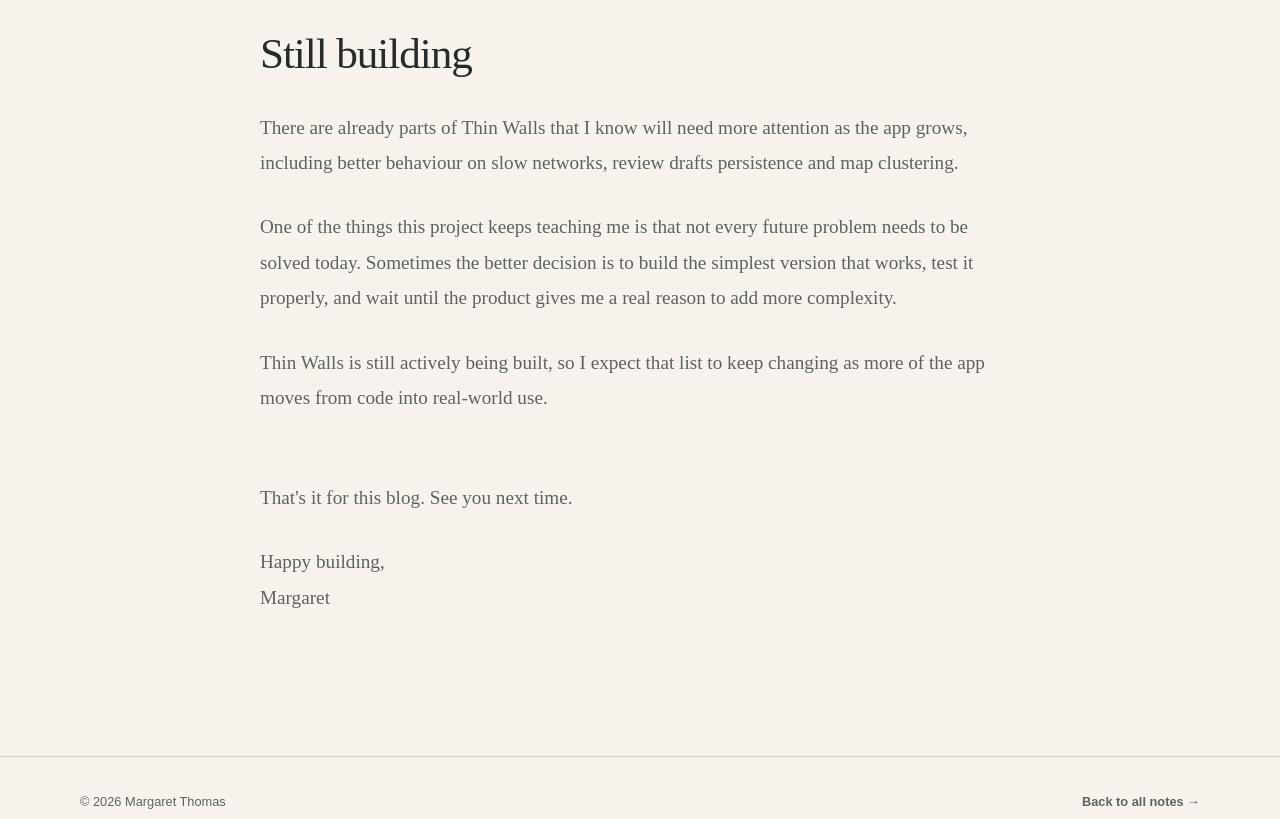
<file: blog/posts/technical-dive-thin-walls-mobile-app.html>
<!doctype html>
<html lang="en">
  <head>
    <meta charset="utf-8">
    <meta name="viewport" content="width=device-width, initial-scale=1">
    <meta name="theme-color" content="#f7f3ec">

    <title>Inside the Build: The Thin Walls Mobile App | Margaret Thomas</title>
    <meta
      name="description"
      content="A technical look at how Thin Walls is being built, and how decisions around sound reviews, authentication, moderation and testing are shaping the mobile app."
    >
    <link
      rel="canonical"
      href="https://www.margaretthomas.tech/blog/posts/technical-dive-thin-walls-mobile-app.html"
    >

    <meta property="og:type" content="article">
    <meta
      property="og:url"
      content="https://www.margaretthomas.tech/blog/posts/technical-dive-thin-walls-mobile-app.html"
    >
    <meta
      property="og:title"
      content="Inside the Build: The Thin Walls Mobile App | Margaret Thomas"
    >
    <meta
      property="og:description"
      content="A technical look at how Thin Walls is being built, and how decisions around sound reviews, authentication, moderation and testing are shaping the mobile app."
    >
    <meta
      property="og:image"
      content="https://www.margaretthomas.tech/assets/portfolio-banner.png"
    >
    <meta property="article:published_time" content="2026-08-29">

    <meta name="twitter:card" content="summary_large_image">
    <meta
      name="twitter:title"
      content="Inside the Build: The Thin Walls Mobile App | Margaret Thomas"
    >
    <meta
      name="twitter:description"
      content="A technical look at how Thin Walls is being built, and how decisions around sound reviews, authentication, moderation and testing are shaping the mobile app."
    >
    <meta
      name="twitter:image"
      content="https://www.margaretthomas.tech/assets/portfolio-banner.png"
    >

    <link rel="icon" href="../../assets/favicon.ico" type="image/x-icon">
    <link rel="stylesheet" href="../../styles.css?v=20260805-3">
    <script src="../../script.js?v=20260723-1" defer></script>
  </head>

  <body>
    <a class="skip-link" href="#main-content">Skip to content</a>

    <header class="site-header">
      <nav class="site-nav shell" aria-label="Primary navigation">
        <a class="wordmark" href="../../" aria-label="Margaret Thomas, home">
          <img src="../../assets/favicon.ico" alt="" aria-hidden="true">
          Margaret Thomas
        </a>

        <button
          class="nav-toggle"
          type="button"
          aria-expanded="false"
          aria-controls="nav-links"
        >
          <span class="sr-only">Toggle navigation</span>
          <span aria-hidden="true"></span>
          <span aria-hidden="true"></span>
        </button>

        <ul class="nav-links" id="nav-links">
          <li><a href="../../#about">About</a></li>
          <li><a href="../" aria-current="page">Blog</a></li>
          <li><a href="../../#projects">Projects</a></li>
          <li><a href="../../#milestones">Milestones</a></li>
          <li><a href="../../#contact">Contact</a></li>
        </ul>
      </nav>
    </header>

    <main id="main-content">
      <article class="blog-post">
        <a class="back-to-blog" href="../">
          <span aria-hidden="true">←</span> Back to all blogs
        </a>

        <header class="post-header">
          <p class="eyebrow">From the workbench</p>
          <h1>Inside the Build: The Thin Walls Mobile App</h1>
          <p class="post-meta">
            <time datetime="2026-08-29">29 August 2026</time>
          </p>
          <ul class="tag-list" aria-label="Tags">
            <li>Thin Walls</li>
            <li>Behind the Build</li>
            <li>AI-Assisted Development</li>
          </ul>
        </header>

        <div class="post-content">
          <p>
            This is a story on how a product about something subjective and
            socially sensitive — the sounds people experience in shared
            buildings — became a structured mobile application.
          </p>

          <p>
            The engineering decisions are closely connected to the product
            decisions: what counts as a review, what remains anonymous, when
            authentication is required, how new locations enter the system,
            and where moderation belongs.
          </p>

          <h2>What Thin Walls is</h2>

          <p>
            Thin Walls is a platform for helping people build more realistic
            expectations about sound in apartments, townhouses, hotels and
            student accommodation.
          </p>

          <p>The mobile app currently allows people to:</p>

          <ul>
            <li>browse locations</li>
            <li>switch between list and map views of locations</li>
            <li>read sound-focused location reviews</li>
            <li>create reviews using a curated sound catalogue</li>
            <li>propose missing locations</li>
            <li>track submitted locations</li>
            <li>manage their own reviews</li>
          </ul>

          <h2>Technical stack</h2>

          <ul>
            <li><strong>Mobile:</strong> React Native + Expo + TypeScript</li>
            <li><strong>Navigation:</strong> Expo Router</li>
            <li><strong>Authentication:</strong> Firebase Authentication</li>
            <li><strong>API:</strong> .NET</li>
            <li><strong>Database:</strong> PostgreSQL</li>
            <li><strong>Hosting:</strong> Azure</li>
            <li><strong>Maps:</strong> react-native-maps</li>
            <li><strong>Location search:</strong> OpenStreetMap Nominatim</li>
            <li><strong>Builds:</strong> Expo Application Services</li>
          </ul>

          <p>High-level flow:</p>

          <p>
            <code class="inline-code">
              React Native app → Firebase identity → Thin Walls .NET API →
              PostgreSQL
            </code>
          </p>

          <h2>Building in vertical slices</h2>

          <p>
            Thin Walls did not begin with its current architecture. The build
            evolved roughly like this:
          </p>

          <p>
            <code class="inline-code">
              UI → dummy data → API endpoints → authentication → persistence →
              moderation → installable builds
            </code>
          </p>

          <p>
            Starting with local data let me work through navigation and product
            flows before the backend existed.
          </p>

          <p>
            Then, piece by piece, those local boundaries were replaced with
            real API endpoints and authenticated workflows.
          </p>

          <p>
            I've tried to keep the same principle throughout the project: build
            small pieces, test them end to end, and only add more complexity
            when the app needs it.
          </p>

          <h2>Modelling something subjective: Sound</h2>

          <p>
            One of the most important design choices was deciding what a Thin
            Walls review actually contains. A Thin Walls review isn't a star
            rating, decibel measurement or audio recording. Instead, users
            select the sounds they experienced from a curated
            <code class="inline-code">SoundCatalogue</code>.
          </p>

          <p>At its simplest:</p>

          <p>
            A <code class="inline-code">Location</code> is linked to many
            <code class="inline-code">Review</code> objects which are linked to
            selected <code class="inline-code">SoundCatalogue</code> items.
            This gives Thin Walls structured, comparable data.
          </p>

          <p>
            The sound catalogue contains an internal relative-loudness value
            for ordering sounds, but that isn't presented as a measurement.
            Reviewer identity follows a similar boundary. A review belongs to a
            Firebase user internally, while remaining anonymous in the public
            interface.
          </p>

          <p>
            The app’s promise that reviews remain anonymous to the public is
            built into how reviewer identity is stored and displayed.
          </p>

          <h2>Authentication only when ownership matters</h2>

          <p>People can browse locations and read reviews without signing in.</p>

          <p>
            Authentication becomes necessary when ownership matters: creating,
            editing or deleting a review, proposing a new location, or tracking
            a submission.
          </p>

          <p>
            Firebase handles authentication and confirms who the user is.
          </p>

          <p>
            The Thin Walls API then uses that identity to manage the app’s data
            and control which actions the user is allowed to perform.
          </p>

          <h2>Growing the location dataset carefully</h2>

          <p>
            Eventually, someone will search for a building that Thin Walls
            doesn't know about yet.
          </p>

          <p>
            Instead of allowing new locations to appear publicly immediately,
            the app creates a separate contribution flow:
          </p>

          <p>
            <code class="inline-code">
              Search for the new location → select location → add sound review
              → submit → moderation
            </code>
          </p>

          <p>
            The proposed location and its first review enter a pending state.
            This lets users help grow the Thin Walls location database while
            keeping new submissions hidden until they’ve been reviewed.
          </p>

          <h2>What native builds taught me about testing</h2>

          <p>
            The map feature gave me one of the clearest mobile-development
            lessons so far.
          </p>

          <p>
            Automated tests can confirm that coordinates are valid and
            components receive the right data. They can't prove that a native
            map provider or API key is correctly configured inside the
            installed application.
          </p>

          <p>
            Testing installable builds also surfaced issues that development
            tooling hadn't, including incorrect initial routing and
            configuration errors reaching the UI.
          </p>

          <p>My verification process now looks more like:</p>

          <p>
            <code class="inline-code">
              source code checks → automated tests → app build → physical-device
              verification
            </code>
          </p>

          <p>
            Each stage tells me something different. A passing test suite gives
            me confidence in the code. A working standalone app on my phone
            gives me confidence that the app actually behaves the way I expect
            it to. For mobile development, I’ve learned that I need both.
          </p>

          <h2>Building with AI without handing over the decisions</h2>

          <p>
            AI use is part of the Thin Walls development workflow, with each
            part of the process having a clear role.
          </p>

          <ol>
            <li>
              I define the intent, make the product decisions, and shape the
              architecture.
            </li>
            <li>
              ChatGPT helps me think through the implementation, surface blind
              spots, review decisions, and turn the work into a clear prompt
              for Codex.
            </li>
            <li>Codex makes the code changes based on that implementation prompt.</li>
            <li>
              I review the changes, run the app, test the behaviour, make
              adjustments where needed, and then commit the work.
            </li>
          </ol>

          <p>The workflow looks roughly like this:</p>

          <p>
            <code class="inline-code">
              intent and decisions → ChatGPT review and prompt design → Codex
              implementation → human review → runtime testing → adjustments →
              commit
            </code>
          </p>

          <p>
            I also keep the development prompts versioned alongside the project
            documentation. The code records what was built, while the prompts
            preserve some of the reasoning and implementation intent behind
            those changes.
          </p>

          <h2>Still building</h2>

          <p>
            There are already parts of Thin Walls that I know will need more
            attention as the app grows, including better behaviour on slow
            networks, review drafts persistence and map clustering.
          </p>

          <p>
            One of the things this project keeps teaching me is that not every
            future problem needs to be solved today. Sometimes the better
            decision is to build the simplest version that works, test it
            properly, and wait until the product gives me a real reason to add
            more complexity.
          </p>

          <p>
            Thin Walls is still actively being built, so I expect that list to
            keep changing as more of the app moves from code into real-world
            use.
          </p>

          </br>
          
          <p>That's it for this blog. See you next time.</p>

          <p>
            Happy building,<br>
            Margaret
          </p>
        </div>
      </article>
    </main>

    <footer class="site-footer">
      <div class="shell footer-inner">
        <p>&copy; <span id="current-year">2026</span> Margaret Thomas</p>
        <a href="../">Back to all notes <span aria-hidden="true">→</span></a>
      </div>
    </footer>
  </body>
</html>
</file>
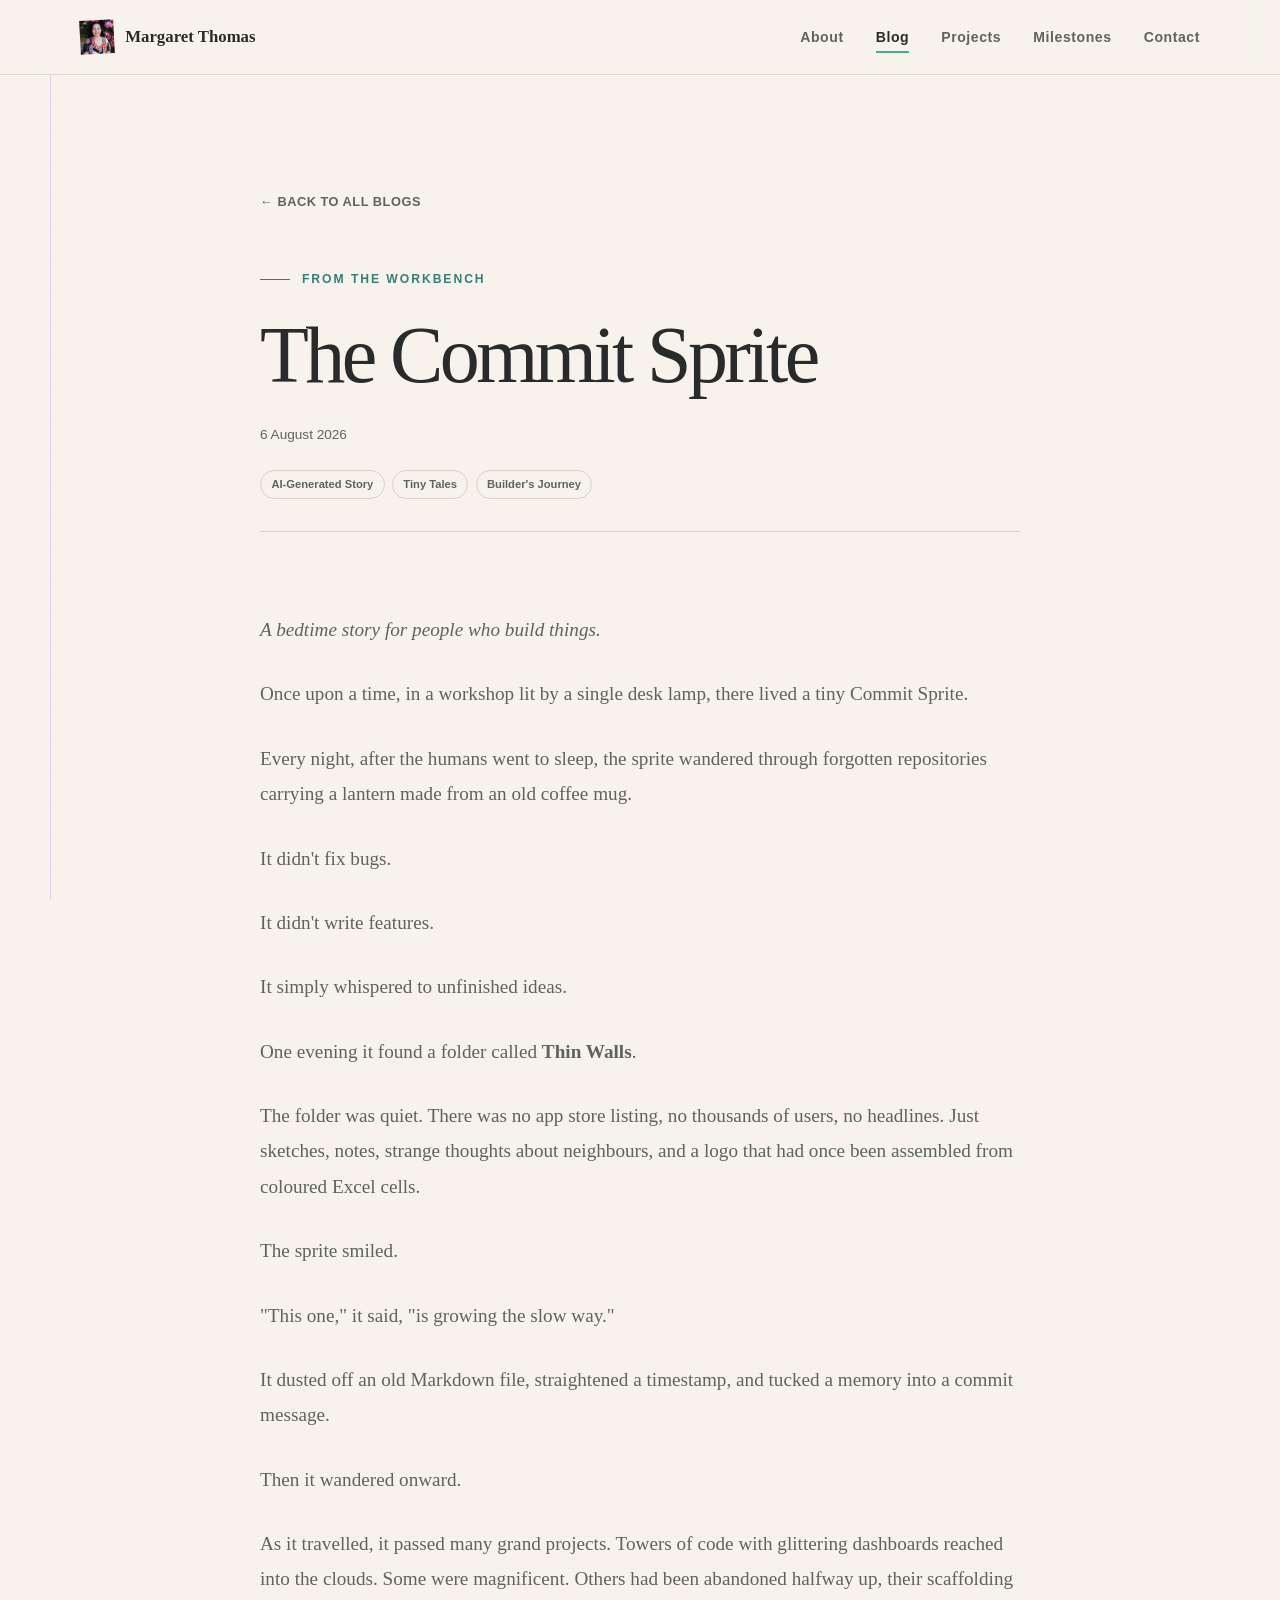
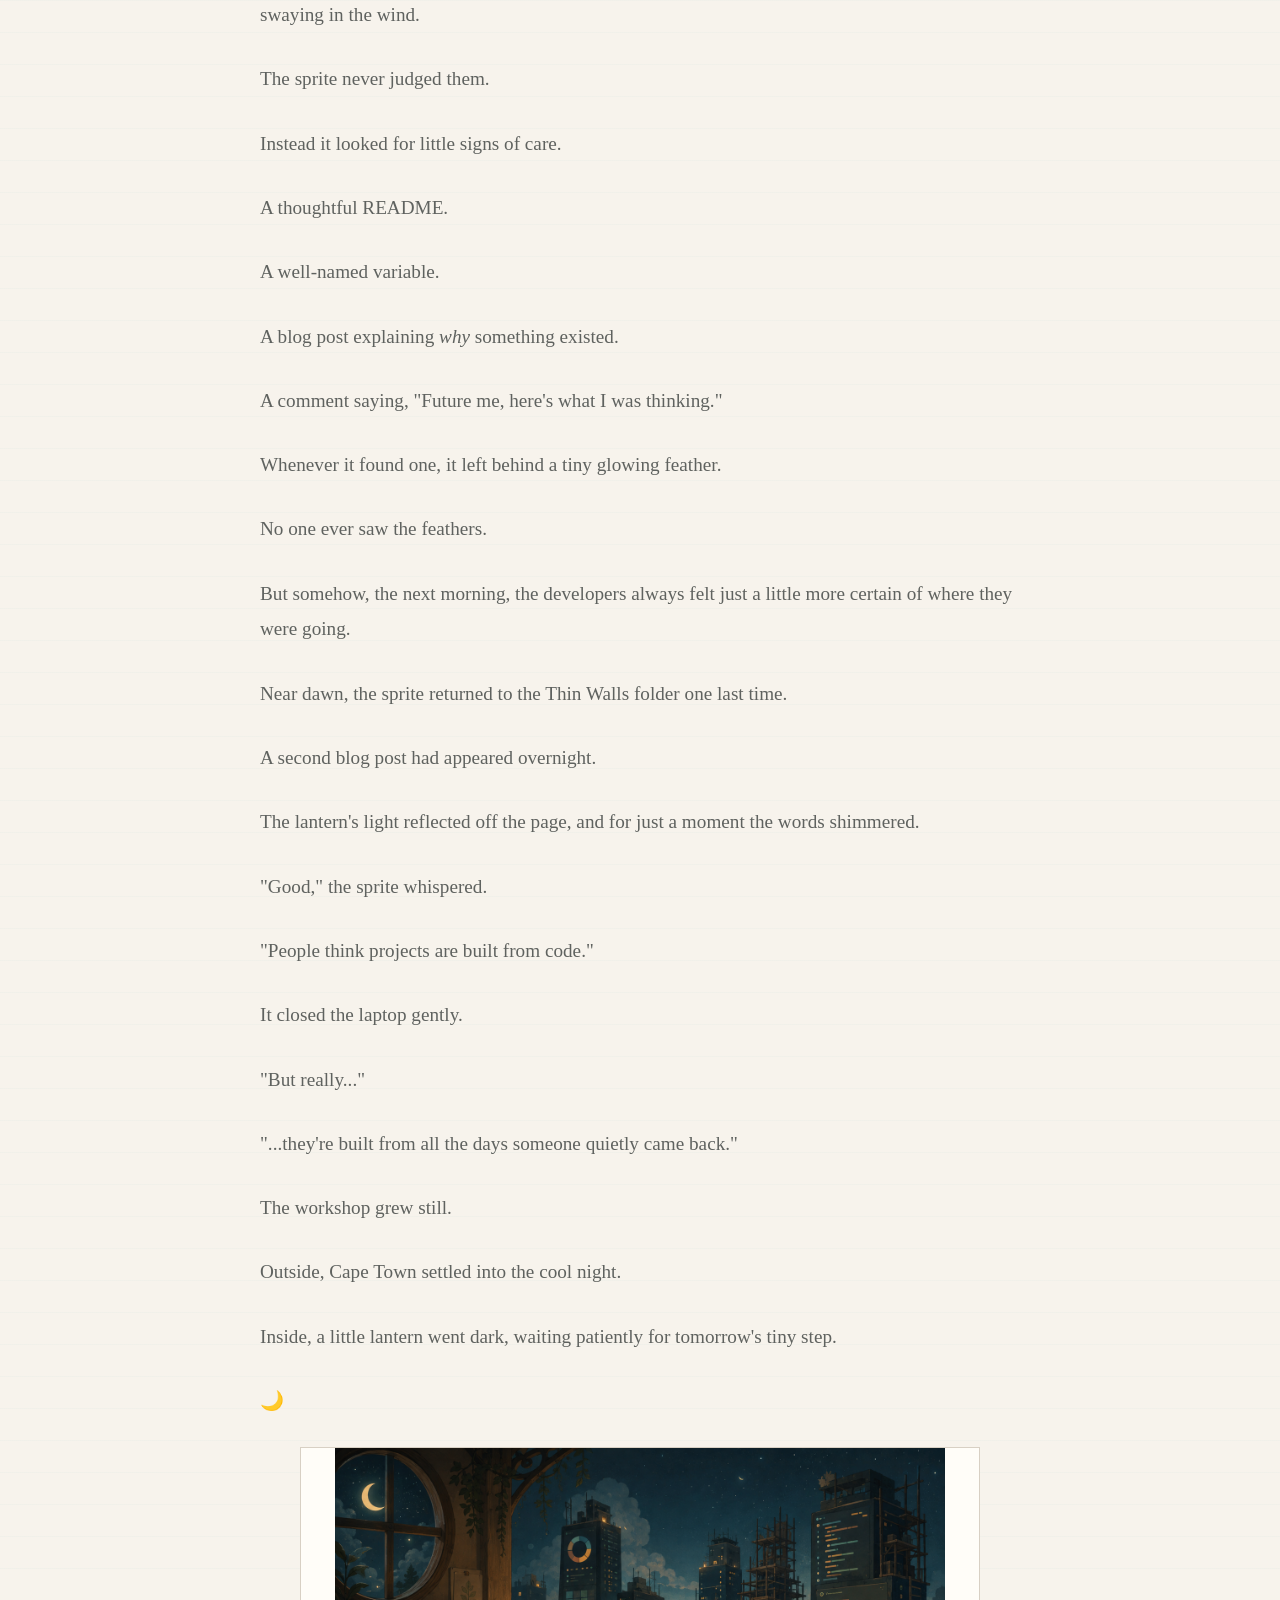
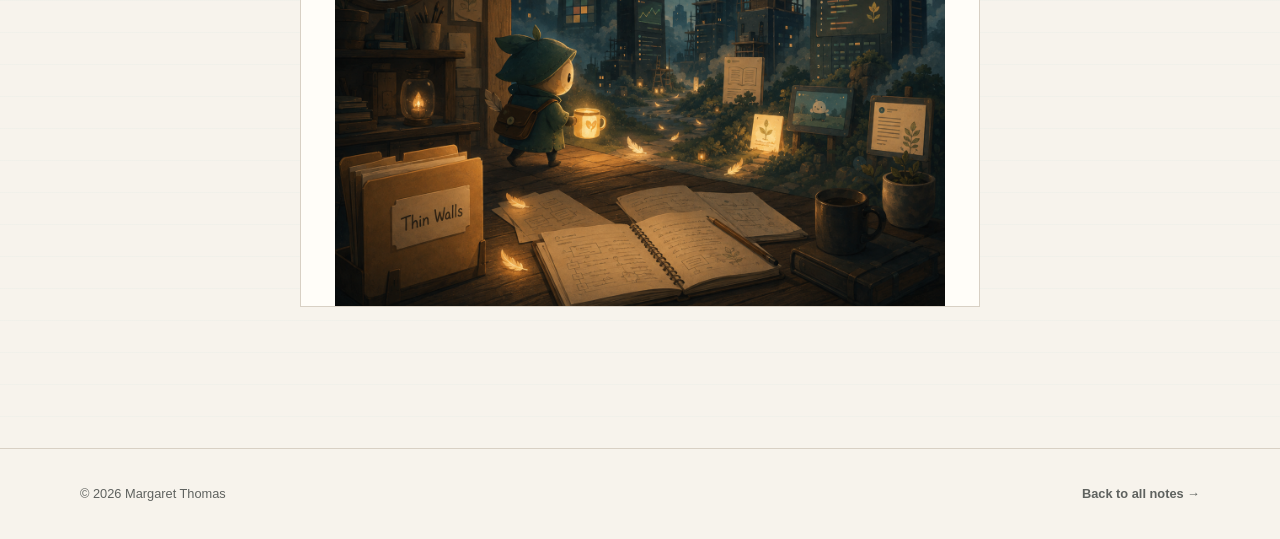
<file: blog/posts/the-commit-sprite.html>
<!doctype html>
<html lang="en">
  <head>
    <meta charset="utf-8">
    <meta name="viewport" content="width=device-width, initial-scale=1">
    <meta name="theme-color" content="#f7f3ec">

    <title>The Commit Sprite | Margaret Thomas</title>
    <meta
      name="description"
      content="A quiet bedtime story about a tiny sprite who wanders forgotten repositories, leaving small reminders that meaningful projects are built one thoughtful return at a time."
    >
    <link
      rel="canonical"
      href="https://www.margaretthomas.tech/blog/posts/the-commit-sprite.html"
    >

    <meta property="og:type" content="article">
    <meta
      property="og:url"
      content="https://www.margaretthomas.tech/blog/posts/the-commit-sprite.html"
    >
    <meta
      property="og:title"
      content="The Commit Sprite | Margaret Thomas"
    >
    <meta
      property="og:description"
      content="A quiet bedtime story about a tiny sprite who wanders forgotten repositories, leaving small reminders that meaningful projects are built one thoughtful return at a time."
    >
    <meta
      property="og:image"
      content="https://www.margaretthomas.tech/blog/assets/2026-08-06-the-commit-sprite/moonlit-workshop.png"
    >
    <meta property="article:published_time" content="2026-08-06">

    <meta name="twitter:card" content="summary_large_image">
    <meta
      name="twitter:title"
      content="The Commit Sprite | Margaret Thomas"
    >
    <meta
      name="twitter:description"
      content="A quiet bedtime story about a tiny sprite who wanders forgotten repositories, leaving small reminders that meaningful projects are built one thoughtful return at a time."
    >
    <meta
      name="twitter:image"
      content="https://www.margaretthomas.tech/blog/assets/2026-08-06-the-commit-sprite/moonlit-workshop.png"
    >

    <link rel="icon" href="../../assets/favicon.ico" type="image/x-icon">
    <link rel="stylesheet" href="../../styles.css?v=20260805-3">
    <script src="../../script.js?v=20260723-1" defer></script>
  </head>

  <body>
    <a class="skip-link" href="#main-content">Skip to content</a>

    <header class="site-header">
      <nav class="site-nav shell" aria-label="Primary navigation">
        <a class="wordmark" href="../../" aria-label="Margaret Thomas, home">
          <img src="../../assets/favicon.ico" alt="" aria-hidden="true">
          Margaret Thomas
        </a>

        <button
          class="nav-toggle"
          type="button"
          aria-expanded="false"
          aria-controls="nav-links"
        >
          <span class="sr-only">Toggle navigation</span>
          <span aria-hidden="true"></span>
          <span aria-hidden="true"></span>
        </button>

        <ul class="nav-links" id="nav-links">
          <li><a href="../../#about">About</a></li>
          <li><a href="../" aria-current="page">Blog</a></li>
          <li><a href="../../#projects">Projects</a></li>
          <li><a href="../../#milestones">Milestones</a></li>
          <li><a href="../../#contact">Contact</a></li>
        </ul>
      </nav>
    </header>

    <main id="main-content">
      <article class="blog-post">
        <a class="back-to-blog" href="../">
          <span aria-hidden="true">←</span> Back to all blogs
        </a>

        <header class="post-header">
          <p class="eyebrow">From the workbench</p>
          <h1>The Commit Sprite</h1>
          <p class="post-meta">
            <time datetime="2026-08-06">6 August 2026</time>
          </p>
          <ul class="tag-list" aria-label="Tags">
            <li>AI-Generated Story</li>
            <li>Tiny Tales</li>
            <li>Builder's Journey</li>
          </ul>
        </header>

        <div class="post-content">
          <p><em>A bedtime story for people who build things.</em></p>

          <p>
            Once upon a time, in a workshop lit by a single desk lamp, there
            lived a tiny Commit Sprite.
          </p>

          <p>
            Every night, after the humans went to sleep, the sprite wandered
            through forgotten repositories carrying a lantern made from an old
            coffee mug.
          </p>

          <p>It didn't fix bugs.</p>

          <p>It didn't write features.</p>

          <p>It simply whispered to unfinished ideas.</p>

          <p>
            One evening it found a folder called <strong>Thin Walls</strong>.
          </p>

          <p>
            The folder was quiet. There was no app store listing, no thousands
            of users, no headlines. Just sketches, notes, strange thoughts about
            neighbours, and a logo that had once been assembled from coloured
            Excel cells.
          </p>

          <p>The sprite smiled.</p>

          <p>"This one," it said, "is growing the slow way."</p>

          <p>
            It dusted off an old Markdown file, straightened a timestamp, and
            tucked a memory into a commit message.
          </p>

          <p>Then it wandered onward.</p>

          <p>
            As it travelled, it passed many grand projects. Towers of code with
            glittering dashboards reached into the clouds. Some were
            magnificent. Others had been abandoned halfway up, their scaffolding
            swaying in the wind.
          </p>

          <p>The sprite never judged them.</p>

          <p>Instead it looked for little signs of care.</p>

          <p>A thoughtful README.</p>

          <p>A well-named variable.</p>

          <p>A blog post explaining <em>why</em> something existed.</p>

          <p>A comment saying, "Future me, here's what I was thinking."</p>

          <p>
            Whenever it found one, it left behind a tiny glowing feather.
          </p>

          <p>No one ever saw the feathers.</p>

          <p>
            But somehow, the next morning, the developers always felt just a
            little more certain of where they were going.
          </p>

          <p>
            Near dawn, the sprite returned to the Thin Walls folder one last
            time.
          </p>

          <p>A second blog post had appeared overnight.</p>

          <p>
            The lantern's light reflected off the page, and for just a moment
            the words shimmered.
          </p>

          <p>"Good," the sprite whispered.</p>

          <p>"People think projects are built from code."</p>

          <p>It closed the laptop gently.</p>

          <p>"But really..."</p>

          <p>"...they're built from all the days someone quietly came back."</p>

          <p>The workshop grew still.</p>

          <p>Outside, Cape Town settled into the cool night.</p>

          <p>
            Inside, a little lantern went dark, waiting patiently for tomorrow's
            tiny step.
          </p>

          <p>🌙</p>

          <figure>
            <img
              class="post-image-standard"
              src="../assets/2026-08-06-the-commit-sprite/moonlit-workshop.png"
              alt="A tiny sprite carrying a glowing mug lantern through a moonlit workshop of unfinished projects"
              width="1448"
              height="1086"
              loading="lazy"
            >
          </figure>
        </div>
      </article>
    </main>

    <footer class="site-footer">
      <div class="shell footer-inner">
        <p>&copy; <span id="current-year">2026</span> Margaret Thomas</p>
        <a href="../">Back to all notes <span aria-hidden="true">→</span></a>
      </div>
    </footer>
  </body>
</html>
</file>
<file: styles.css>
:root {
  --paper: #f7f3ec;
  --paper-deep: #eee8df;
  --ink: #292b2a;
  --ink-soft: #5f625f;
  --line: #d8d0c4;
  --teal: #47ab9b;
  --green: #67cc58;
  --blue: #92b7cb;
  --lilac: #d0c4fd;
  --violet: #bcabfd;
  --purple: #ab92fd;
  --white: #fffdf8;
  --shadow: 0 18px 50px rgb(57 49 42 / 8%);
  --shell: min(1120px, calc(100% - 40px));
}

*,
*::before,
*::after {
  box-sizing: border-box;
}

html {
  scroll-behavior: smooth;
  scroll-padding-top: 88px;
}

body {
  margin: 0;
  color: var(--ink);
  background:
    linear-gradient(rgb(71 171 155 / 3%) 1px, transparent 1px) 0 0 / 100% 32px,
    var(--paper);
  font-family:
    Inter, ui-sans-serif, -apple-system, BlinkMacSystemFont, "Segoe UI",
    sans-serif;
  font-size: 1rem;
  line-height: 1.7;
  -webkit-font-smoothing: antialiased;
}

body::before {
  position: fixed;
  z-index: -1;
  top: 0;
  bottom: 0;
  left: max(24px, calc((100vw - 1120px) / 2 - 30px));
  width: 1px;
  content: "";
  background: rgb(171 146 253 / 35%);
}

a {
  color: inherit;
  text-decoration-thickness: 1px;
  text-underline-offset: 0.25em;
}

a:hover {
  text-decoration-color: var(--teal);
}

button,
a {
  -webkit-tap-highlight-color: transparent;
}

:focus-visible {
  outline: 3px solid var(--purple);
  outline-offset: 4px;
}

::selection {
  color: var(--ink);
  background: var(--lilac);
}

.shell {
  width: var(--shell);
  margin-inline: auto;
}

.sr-only {
  position: absolute;
  width: 1px;
  height: 1px;
  padding: 0;
  overflow: hidden;
  clip: rect(0, 0, 0, 0);
  white-space: nowrap;
  border: 0;
}

.skip-link {
  position: fixed;
  z-index: 100;
  top: 12px;
  left: 12px;
  padding: 0.6rem 1rem;
  transform: translateY(-150%);
  border: 1px solid var(--ink);
  border-radius: 100px;
  background: var(--white);
  font-weight: 700;
}

.skip-link:focus {
  transform: translateY(0);
}

.site-header {
  position: sticky;
  z-index: 20;
  top: 0;
  border-bottom: 1px solid rgb(216 208 196 / 75%);
  background: rgb(247 243 236 / 92%);
  backdrop-filter: blur(12px);
}

.site-nav,
.footer-inner {
  display: flex;
  align-items: center;
  justify-content: space-between;
}

.site-nav {
  min-height: 74px;
}

.wordmark {
  display: inline-flex;
  gap: 0.7rem;
  align-items: center;
  font-family: Georgia, "Times New Roman", serif;
  font-size: 1.05rem;
  font-weight: 700;
  text-decoration: none;
}

.wordmark img {
  display: block;
  width: 34px;
  height: 34px;
  transform: rotate(-3deg);
  object-fit: contain;
}

.nav-links {
  display: flex;
  gap: 2rem;
  align-items: center;
  margin: 0;
  padding: 0;
  list-style: none;
}

.nav-links a {
  position: relative;
  color: var(--ink-soft);
  font-size: 0.88rem;
  font-weight: 650;
  letter-spacing: 0.04em;
  text-decoration: none;
}

.nav-links a::after {
  position: absolute;
  right: 0;
  bottom: -0.45rem;
  left: 0;
  height: 2px;
  content: "";
  transform: scaleX(0);
  transform-origin: left;
  background: var(--teal);
  transition: transform 180ms ease;
}

.nav-links a:hover,
.nav-links a[aria-current] {
  color: var(--ink);
}

.nav-links a:hover::after,
.nav-links a[aria-current]::after {
  transform: scaleX(1);
}

.nav-toggle {
  display: none;
  width: 42px;
  height: 42px;
  padding: 10px;
  border: 1px solid var(--line);
  border-radius: 50%;
  background: transparent;
}

.nav-toggle span:not(.sr-only) {
  display: block;
  width: 100%;
  height: 1px;
  margin: 5px 0;
  background: var(--ink);
  transition: transform 180ms ease;
}

.hero {
  display: grid;
  grid-template-columns: minmax(0, 1fr) 290px;
  gap: clamp(3rem, 8vw, 7rem);
  align-items: center;
  min-height: calc(100vh - 74px);
  min-height: calc(100svh - 74px);
  padding-block: clamp(5rem, 10vw, 8rem);
}

.hero-copy {
  max-width: 760px;
}

.eyebrow,
.section-number,
.project-index {
  margin: 0;
  color: var(--ink-soft);
  font-size: 0.76rem;
  font-weight: 750;
  letter-spacing: 0.16em;
  text-transform: uppercase;
}

.eyebrow {
  display: flex;
  gap: 0.75rem;
  align-items: center;
  color: #357f74;
}

.eyebrow::before {
  width: 30px;
  height: 1px;
  content: "";
  background: currentColor;
}

h1,
h2,
h3,
p {
  margin-top: 0;
}

h1,
h2,
h3 {
  font-family: Georgia, "Times New Roman", serif;
  font-weight: 500;
  line-height: 1.1;
}

h1 {
  max-width: 820px;
  margin-block: 1.35rem 1.75rem;
  font-size: clamp(2.9rem, 6vw, 5.4rem);
  letter-spacing: -0.045em;
}

.highlight {
  padding-inline: 0.02em;
  background:
    linear-gradient(
      transparent 58%,
      var(--lilac) 58% 86%,
      transparent 86%
    );
  box-decoration-break: clone;
  -webkit-box-decoration-break: clone;
  display: inline;
}

.hero-intro {
  max-width: 650px;
  margin-bottom: 2.2rem;
  color: var(--ink-soft);
  font-size: clamp(1.05rem, 2vw, 1.25rem);
}

.hero-actions,
.project-links,
.social-links {
  display: flex;
  flex-wrap: wrap;
  gap: 0.8rem;
}

.button {
  display: inline-flex;
  min-height: 46px;
  padding: 0.65rem 1.25rem;
  align-items: center;
  justify-content: center;
  border: 1px solid var(--ink);
  border-radius: 100px;
  font-size: 0.9rem;
  font-weight: 700;
  text-decoration: none;
  transition:
    transform 180ms ease,
    box-shadow 180ms ease,
    background-color 180ms ease;
}

.button:hover {
  transform: translateY(-2px);
  box-shadow: 4px 4px 0 var(--ink);
}

.button-primary {
  background: var(--teal);
}

.button-secondary {
  background: var(--white);
}

.margin-note {
  position: relative;
  max-width: 290px;
  padding: 2.6rem 2rem 1.8rem;
  transform: rotate(1.5deg);
  border: 1px solid #bbae96;
  background: #fff9d9;
  box-shadow: var(--shadow);
}

.margin-note::after {
  position: absolute;
  right: -8px;
  bottom: -8px;
  width: 44px;
  height: 44px;
  content: "";
  border-right: 1px solid #bbae96;
  border-bottom: 1px solid #bbae96;
}

.margin-note p {
  margin-bottom: 1.2rem;
  font-family: Georgia, "Times New Roman", serif;
  font-size: 1.08rem;
  line-height: 1.6;
}

.note-pin {
  position: absolute;
  top: 15px;
  left: 50%;
  width: 9px;
  height: 9px;
  transform: translateX(-50%);
  border-radius: 50%;
  background: var(--purple);
  box-shadow: 0 2px 3px rgb(41 43 42 / 28%);
}

.note-project {
  display: inline-flex;
  gap: 0.25rem;
  align-items: center;
  margin-bottom: 0.75rem;
  color: var(--ink-soft);
  font-size: 0.72rem;
  font-weight: 700;
  letter-spacing: 0.08em;
  text-decoration: none;
  text-transform: uppercase;
}

.note-project:hover {
  color: var(--ink);
  text-decoration: underline;
  text-decoration-color: var(--teal);
}

.note-signoff {
  display: block;
  color: var(--ink-soft);
  font-size: 0.72rem;
  font-weight: 700;
  letter-spacing: 0.08em;
  text-transform: uppercase;
}

.section {
  padding-block: clamp(5rem, 10vw, 8rem);
  border-top: 1px solid var(--line);
}

.section-grid {
  display: grid;
  grid-template-columns: minmax(170px, 0.65fr) minmax(0, 1.6fr);
  gap: clamp(2.5rem, 8vw, 8rem);
}

.section-heading h2 {
  margin: 0.6rem 0 0;
  font-size: clamp(2.7rem, 5vw, 4.5rem);
  letter-spacing: -0.035em;
}

.section-number {
  color: #357f74;
}

.about {
  background: rgb(255 253 248 / 55%);
}

.about-copy {
  max-width: 720px;
}

.about-copy p {
  color: var(--ink-soft);
}

.about-copy .lead {
  color: var(--ink);
  font-family: Georgia, "Times New Roman", serif;
  font-size: clamp(1.45rem, 3vw, 2.05rem);
  line-height: 1.4;
}

.interest-list,
.tag-list,
.social-links {
  margin: 2.25rem 0 0;
  padding: 0;
  list-style: none;
}

.interest-list {
  display: flex;
  flex-wrap: wrap;
  gap: 0.65rem;
}

.interest-list li,
.tag-list li {
  border: 1px solid var(--line);
  border-radius: 100px;
  background: var(--paper);
  color: var(--ink-soft);
  font-size: 0.78rem;
  font-weight: 650;
}

.interest-list li {
  padding: 0.42rem 0.8rem;
}

.section-intro {
  align-items: end;
  margin-bottom: 3.5rem;
}

.section-description {
  max-width: 620px;
  margin: 0;
  color: var(--ink-soft);
  font-size: 1.08rem;
}

.project-grid {
  display: grid;
  grid-template-columns: repeat(2, minmax(0, 1fr));
  gap: 1.25rem;
}

.project-card {
  position: relative;
  display: flex;
  min-height: 390px;
  padding: clamp(1.5rem, 4vw, 2.4rem);
  overflow: hidden;
  flex-direction: column;
  border: 1px solid var(--line);
  border-radius: 3px;
  background: var(--white);
  box-shadow: 0 1px 0 rgb(41 43 42 / 3%);
  transition:
    transform 180ms ease,
    border-color 180ms ease,
    box-shadow 180ms ease;
}

.project-card::before {
  position: absolute;
  top: 0;
  right: 0;
  left: 0;
  height: 4px;
  content: "";
  background: linear-gradient(
    90deg,
    var(--teal),
    var(--blue),
    var(--lilac),
    var(--purple)
  );
  opacity: 0;
  transition: opacity 180ms ease;
}

.project-card:hover {
  transform: translateY(-4px) rotate(-0.15deg);
  border-color: #bdb3a6;
  box-shadow: var(--shadow);
}

.project-card:hover::before {
  opacity: 1;
}

.project-topline {
  display: flex;
  align-items: center;
  justify-content: space-between;
}

.project-mark {
  display: grid;
  width: 42px;
  height: 42px;
  place-items: center;
  transform: rotate(4deg);
  border-radius: 47% 53% 45% 55%;
  color: var(--ink);
  font-family: Georgia, "Times New Roman", serif;
  font-size: 1.25rem;
}

.mark-line {
  background: var(--line);
}

.mark-green {
  background: var(--green);
}

.mark-teal {
  background: var(--teal);
}

.mark-blue {
  background: var(--blue);
}

.mark-lilac {
  background: var(--lilac);
}

.mark-purple {
  background: var(--purple);
}

.project-card h3 {
  margin: 2rem 0 1rem;
  font-size: clamp(1.8rem, 3vw, 2.45rem);
  letter-spacing: -0.025em;
}

.project-card > p {
  margin-bottom: 1.5rem;
  color: var(--ink-soft);
}

.tag-list {
  display: flex;
  flex-wrap: wrap;
  gap: 0.45rem;
  margin: auto 0 1.75rem;
}

.tag-list li {
  padding: 0.25rem 0.65rem;
  background: transparent;
  font-size: 0.7rem;
}

.project-links {
  padding-top: 1.1rem;
  border-top: 1px solid var(--line);
}

.project-links a,
.social-links a {
  font-size: 0.82rem;
  font-weight: 750;
  letter-spacing: 0.04em;
  text-decoration: none;
  text-transform: uppercase;
}

.project-links a {
  margin-right: 0.8rem;
}

.milestones {
  background: rgb(255 253 248 / 55%);
}

.milestone-list {
  display: grid;
  gap: 1rem;
}

.milestone-item {
  display: grid;
  grid-template-columns: minmax(180px, 0.48fr) minmax(0, 1fr);
  gap: clamp(1.25rem, 4vw, 2.2rem);
  align-items: stretch;
  padding: clamp(1rem, 3vw, 1.35rem);
  border: 1px solid var(--line);
  border-radius: 3px;
  background: var(--white);
  box-shadow: 0 1px 0 rgb(41 43 42 / 3%);
}

.milestone-media {
  display: grid;
  min-height: 180px;
  overflow: hidden;
  place-items: center;
  border: 1px solid rgb(216 208 196 / 85%);
  border-radius: 2px;
  background: var(--paper);
  text-decoration: none;
}

.milestone-media img {
  width: 100%;
  height: 100%;
  object-fit: cover;
}

.milestone-media-logo img {
  width: min(74%, 190px);
  height: auto;
  object-fit: contain;
}

.milestone-media-stack {
  grid-template-columns: repeat(3, minmax(0, 1fr));
  gap: 0.45rem;
  padding: 0.45rem;
}

.milestone-media-stack a {
  display: block;
  height: 100%;
  min-height: 160px;
  overflow: hidden;
  border-radius: 2px;
}

.milestone-copy {
  display: flex;
  flex-direction: column;
  justify-content: center;
  padding-block: 0.35rem;
}

.milestone-date {
  margin-bottom: 0.65rem;
  color: #357f74;
  font-size: 0.76rem;
  font-weight: 750;
  letter-spacing: 0.14em;
  text-transform: uppercase;
}

.milestone-copy h3 {
  margin-bottom: 0.8rem;
  font-size: clamp(1.55rem, 3vw, 2.25rem);
  letter-spacing: -0.025em;
}

.milestone-copy p:last-child {
  max-width: 700px;
  margin-bottom: 0;
  color: var(--ink-soft);
}

.contact {
  text-align: center;
  background:
    radial-gradient(circle at 15% 20%, rgb(71 171 155 / 15%), transparent 22%),
    radial-gradient(circle at 85% 80%, rgb(188 171 253 / 22%), transparent 25%),
    var(--paper-deep);
}

.workbench {
  padding-block: clamp(3.5rem, 7vw, 5rem);
  background: rgb(255 253 248 / 55%);
}

.workbench-inner {
  display: flex;
  gap: 2rem;
  align-items: end;
  justify-content: space-between;
}

.workbench h2 {
  margin: 0.75rem 0 0;
  font-size: clamp(2.25rem, 5vw, 3.8rem);
  letter-spacing: -0.035em;
}

.workbench-link {
  flex: none;
  padding-bottom: 0.35rem;
  color: var(--ink);
  font-size: 0.88rem;
  font-weight: 750;
  letter-spacing: 0.04em;
  text-decoration: none;
  text-transform: uppercase;
}

.workbench-link:hover {
  text-decoration: underline;
  text-decoration-color: var(--teal);
}

.contact-inner {
  max-width: 820px;
}

.contact h2 {
  margin: 0.8rem 0 1.25rem;
  font-size: clamp(2.8rem, 7vw, 5.7rem);
  letter-spacing: -0.05em;
}

.contact p:not(.section-number) {
  max-width: 580px;
  margin: 0 auto 2rem;
  color: var(--ink-soft);
  font-size: 1.1rem;
}

.email-link {
  display: inline-block;
  max-width: 100%;
  overflow-wrap: anywhere;
  color: var(--ink);
  font-family: Georgia, "Times New Roman", serif;
  font-size: clamp(1.1rem, 3vw, 1.65rem);
  text-decoration-color: var(--teal);
}

.social-links {
  justify-content: center;
  margin-top: 2.2rem;
}

.social-links a {
  display: inline-block;
  padding: 0.45rem 0.8rem;
}

.site-footer {
  border-top: 1px solid var(--line);
  background: var(--paper);
}

.footer-inner {
  min-height: 90px;
  color: var(--ink-soft);
  font-size: 0.8rem;
}

.footer-inner p {
  margin: 0;
}

.footer-inner a {
  font-weight: 700;
  text-decoration: none;
}

.blog-hero {
  max-width: 900px;
  padding-block: clamp(5rem, 11vw, 8.5rem);
}

.blog-hero h1 {
  margin-bottom: 1.5rem;
  font-size: clamp(2.8rem, 7vw, 5.6rem);
}

.blog-hero > p:last-child {
  max-width: 650px;
  margin-bottom: 0;
  color: var(--ink-soft);
  font-size: clamp(1.05rem, 2vw, 1.25rem);
}

.blog-listing {
  min-height: 52vh;
  background: rgb(255 253 248 / 55%);
}

.blog-list-heading {
  display: grid;
  grid-template-columns: minmax(170px, 0.65fr) minmax(0, 1.6fr);
  gap: clamp(2.5rem, 8vw, 8rem);
  align-items: start;
  margin-bottom: 3rem;
}

.blog-list-heading h2 {
  margin: 0;
  font-size: clamp(2.25rem, 4vw, 3.5rem);
  letter-spacing: -0.035em;
}

.tag-filters {
  display: flex;
  flex-wrap: wrap;
  gap: 0.55rem;
}

.tag-filter {
  min-height: 40px;
  padding: 0.45rem 0.85rem;
  cursor: pointer;
  border: 1px solid var(--line);
  border-radius: 100px;
  background: var(--paper);
  color: var(--ink-soft);
  font: inherit;
  font-size: 0.78rem;
  font-weight: 650;
  transition:
    border-color 180ms ease,
    background-color 180ms ease,
    color 180ms ease;
}

.tag-filter:hover {
  border-color: var(--ink-soft);
  color: var(--ink);
}

.tag-filter.is-active {
  border-color: var(--ink);
  background: var(--teal);
  color: var(--ink);
}

.blog-grid {
  display: grid;
  grid-template-columns: repeat(3, minmax(0, 1fr));
  gap: 1.25rem;
}

.blog-card {
  position: relative;
  display: flex;
  min-height: 360px;
  padding: clamp(1.4rem, 3vw, 2rem);
  flex-direction: column;
  border: 1px solid var(--line);
  border-radius: 3px;
  background: var(--white);
  box-shadow: 0 1px 0 rgb(41 43 42 / 3%);
  transition:
    transform 180ms ease,
    border-color 180ms ease,
    box-shadow 180ms ease;
}

.blog-card:hover,
.blog-card:focus-within {
  transform: translateY(-4px);
  border-color: #bdb3a6;
  box-shadow: var(--shadow);
}

.blog-card[hidden] {
  display: none;
}

.blog-card time {
  color: #357f74;
  font-size: 0.74rem;
  font-weight: 750;
  letter-spacing: 0.12em;
  text-transform: uppercase;
}

.blog-card h2,
.blog-card h3 {
  margin: 1.2rem 0 0.9rem;
  font-size: clamp(1.65rem, 3vw, 2.15rem);
  letter-spacing: -0.025em;
}

.blog-card > p {
  margin-bottom: 1.5rem;
  color: var(--ink-soft);
}

.blog-card .tag-list {
  margin: auto 0 1.5rem;
}

.blog-card-link {
  padding-top: 1rem;
  border-top: 1px solid var(--line);
  font-size: 0.8rem;
  font-weight: 750;
  letter-spacing: 0.04em;
  text-decoration: none;
  text-transform: uppercase;
}

.blog-card-link::after {
  position: absolute;
  inset: 0;
  content: "";
}

.blog-card-link:focus-visible {
  outline: none;
}

.blog-card-link:focus-visible::after {
  outline: 3px solid var(--purple);
  outline-offset: 4px;
}

.blog-empty {
  max-width: 640px;
  margin: 0;
  padding: clamp(2rem, 5vw, 3.5rem);
  border: 1px dashed #bdb3a6;
  background: var(--paper);
  color: var(--ink-soft);
  font-family: Georgia, "Times New Roman", serif;
  font-size: clamp(1.25rem, 3vw, 1.65rem);
  line-height: 1.5;
}

.blog-empty[hidden] {
  display: none;
}

.blog-post {
  width: min(760px, calc(100% - 40px));
  margin-inline: auto;
  padding-block: clamp(4rem, 9vw, 7rem);
}

.back-to-blog {
  display: inline-block;
  margin-bottom: 3.5rem;
  color: var(--ink-soft);
  font-size: 0.8rem;
  font-weight: 750;
  letter-spacing: 0.04em;
  text-decoration: none;
  text-transform: uppercase;
}

.post-header {
  margin-bottom: clamp(3rem, 7vw, 5rem);
  padding-bottom: 2rem;
  border-bottom: 1px solid var(--line);
}

.post-header h1 {
  margin-bottom: 1.5rem;
  font-size: clamp(2.7rem, 7vw, 5rem);
}

.post-meta {
  color: var(--ink-soft);
  font-size: 0.85rem;
}

.post-header .tag-list {
  margin: 1.5rem 0 0;
}

.post-content {
  color: var(--ink-soft);
  font-family: Georgia, "Times New Roman", serif;
  font-size: clamp(1.08rem, 2vw, 1.2rem);
  line-height: 1.85;
}

.post-content h2,
.post-content h3 {
  scroll-margin-top: 100px;
  color: var(--ink);
  letter-spacing: -0.025em;
}

.post-content h2 {
  margin: 2.5em 0 0.75em;
  font-size: clamp(2rem, 4vw, 2.7rem);
}

.post-content h3 {
  margin: 2em 0 0.65em;
  font-size: clamp(1.5rem, 3vw, 2rem);
}

.post-content p,
.post-content ul,
.post-content ol,
.post-content blockquote,
.post-content figure {
  margin-block: 0 1.5em;
}

.post-content ul,
.post-content ol {
  padding-left: 1.4em;
}

.post-content li + li {
  margin-top: 0.45em;
}

.post-content blockquote {
  margin-inline: 0;
  padding: 0.5rem 0 0.5rem 1.5rem;
  border-left: 4px solid var(--teal);
  color: var(--ink);
  font-size: 1.12em;
  font-style: italic;
}

.post-content img {
  display: block;
  width: 100%;
  height: auto;
  border: 1px solid var(--line);
}

.post-content .post-image-standard {
  height: clamp(280px, 55vw, 460px);
  background: var(--white);
  object-fit: contain;
}

.post-content .colour-code--cream {
  padding: 0.15em 0.35em;
  border-radius: 3px;
  background-color: #e6c994;
  color: #1e4a28;
}

.post-content .inline-code {
  padding: 0.15em 0.35em;
  border-radius: 3px;
  background-color: #e5e5e3;
  color: var(--ink);
}

.post-content figcaption {
  margin-top: 0.65rem;
  color: var(--ink-soft);
  font-family:
    Inter, ui-sans-serif, -apple-system, BlinkMacSystemFont, "Segoe UI",
    sans-serif;
  font-size: 0.78rem;
  line-height: 1.5;
  text-align: center;
}

.js .reveal {
  opacity: 0;
  transform: translateY(18px);
  transition:
    opacity 600ms ease,
    transform 600ms ease;
}

.js .reveal.is-visible {
  opacity: 1;
  transform: translateY(0);
}

@media (max-width: 800px) {
  :root {
    --shell: min(100% - 46px, 680px);
  }

  body::before {
    display: none;
  }

  .nav-toggle {
    display: block;
    cursor: pointer;
  }

  .nav-toggle[aria-expanded="true"] span:nth-child(2) {
    transform: translateY(3px) rotate(45deg);
  }

  .nav-toggle[aria-expanded="true"] span:nth-child(3) {
    transform: translateY(-3px) rotate(-45deg);
  }

  .nav-links {
    position: absolute;
    top: calc(100% + 1px);
    right: 0;
    left: 0;
    display: grid;
    gap: 0;
    visibility: hidden;
    padding: 0.6rem 20px 1rem;
    transform: translateY(-8px);
    border-bottom: 1px solid var(--line);
    background: var(--paper);
    opacity: 0;
    transition:
      opacity 180ms ease,
      transform 180ms ease,
      visibility 180ms ease;
  }

  .nav-links.is-open {
    visibility: visible;
    transform: translateY(0);
    opacity: 1;
  }

  .nav-links a {
    display: block;
    padding: 0.75rem 0;
  }

  .nav-links a::after {
    display: none;
  }

  .hero {
    grid-template-columns: 1fr;
    min-height: auto;
    padding-block: 5rem;
  }

  .margin-note {
    max-width: 340px;
    justify-self: end;
  }

  .section-grid {
    grid-template-columns: 1fr;
    gap: 2rem;
  }

  .section-intro {
    align-items: start;
  }

  .project-grid {
    grid-template-columns: 1fr;
  }

  .workbench-inner {
    align-items: flex-start;
    flex-direction: column;
  }

  .project-card {
    min-height: 360px;
  }

  .milestone-item {
    grid-template-columns: 1fr;
  }

  .milestone-media {
    min-height: 220px;
  }

  .blog-list-heading {
    grid-template-columns: 1fr;
    gap: 1.5rem;
  }

  .blog-grid {
    grid-template-columns: repeat(2, minmax(0, 1fr));
  }
}

@media (max-width: 480px) {
  h1 {
    font-size: clamp(2.55rem, 13vw, 3.7rem);
  }

  .wordmark {
    font-size: 0.95rem;
  }

  .hero-actions .button {
    width: 100%;
  }

  .margin-note {
    width: calc(100% - 8px);
  }

  .milestone-media-stack {
    grid-template-columns: 1fr;
  }

  .milestone-media-stack a {
    min-height: 150px;
  }

  .blog-grid {
    grid-template-columns: 1fr;
  }

  .blog-card {
    min-height: 330px;
  }

  .footer-inner {
    padding-block: 1.4rem;
    flex-direction: column;
    gap: 0.4rem;
    align-items: flex-start;
  }
}

@media (prefers-reduced-motion: reduce) {
  html {
    scroll-behavior: auto;
  }

  *,
  *::before,
  *::after {
    scroll-behavior: auto !important;
    transition-duration: 0.01ms !important;
    animation-duration: 0.01ms !important;
    animation-iteration-count: 1 !important;
  }

  .js .reveal {
    opacity: 1;
    transform: none;
  }
}
</file>
